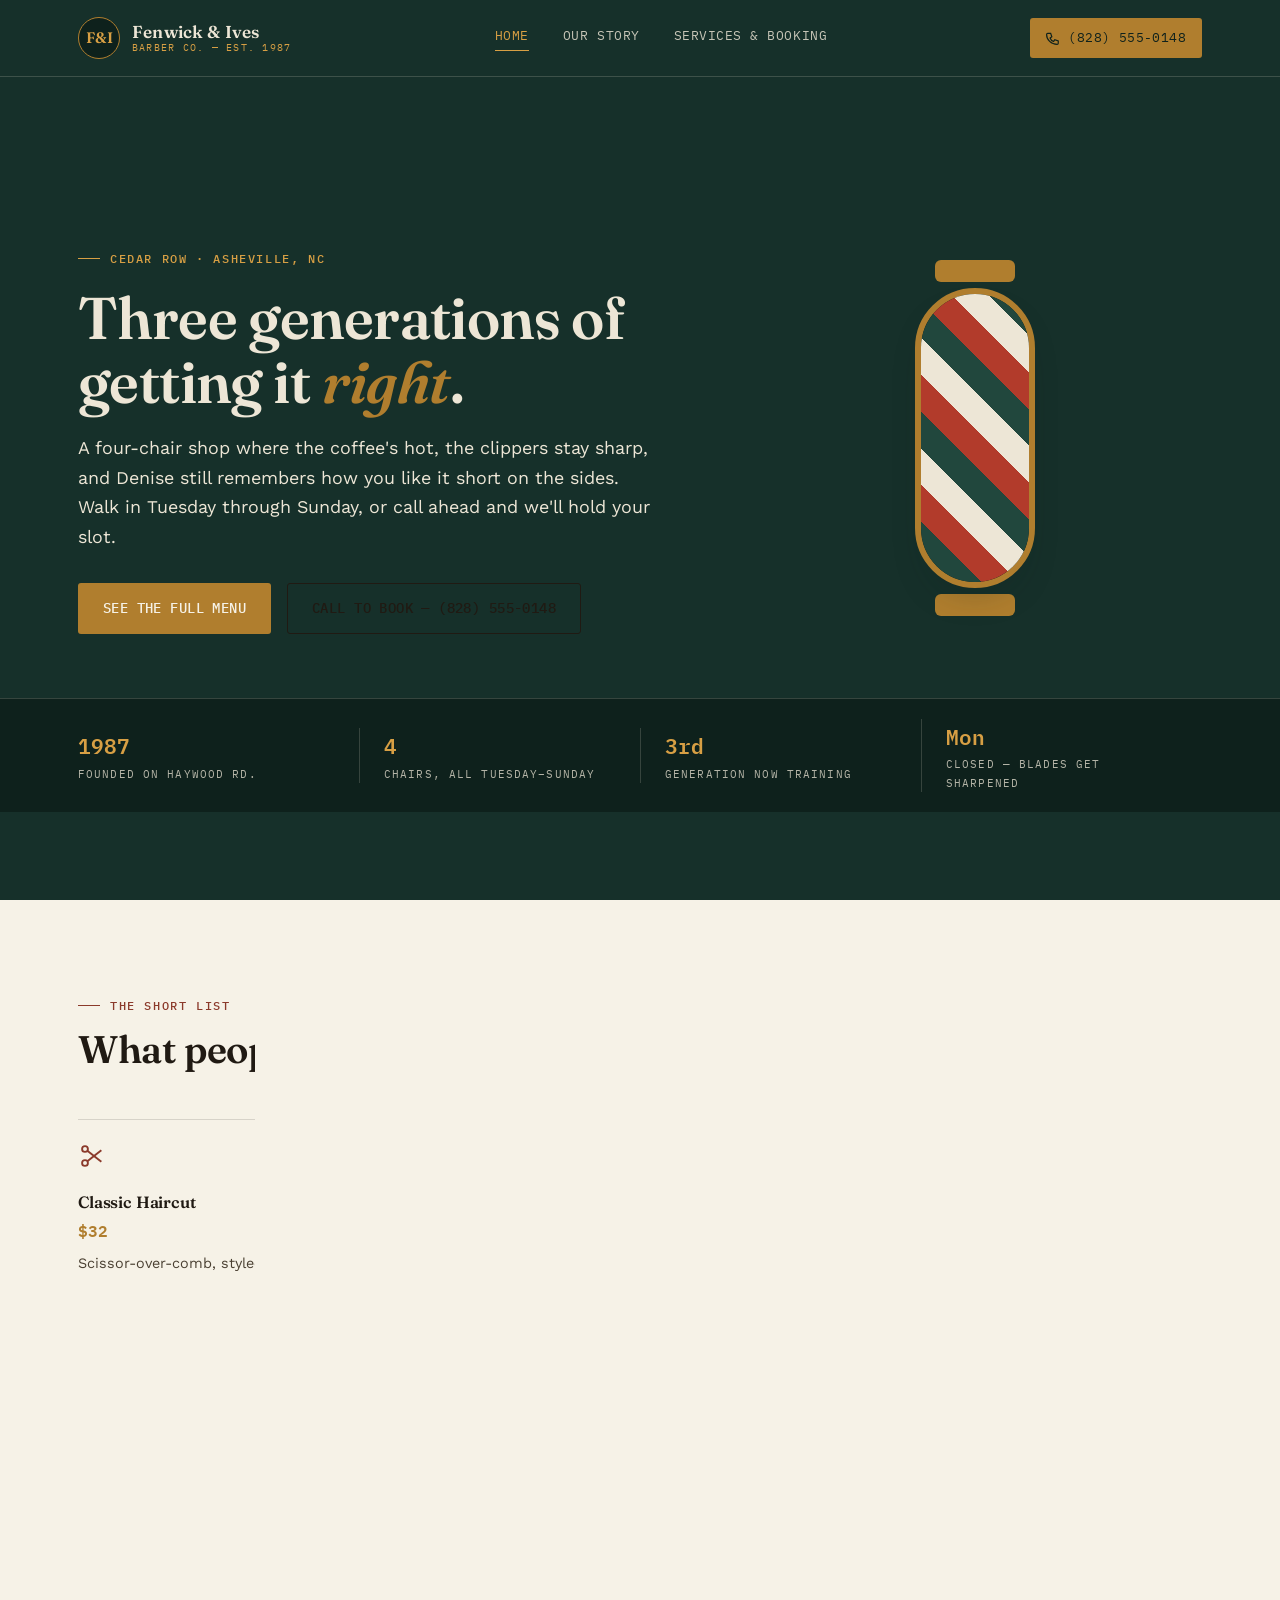
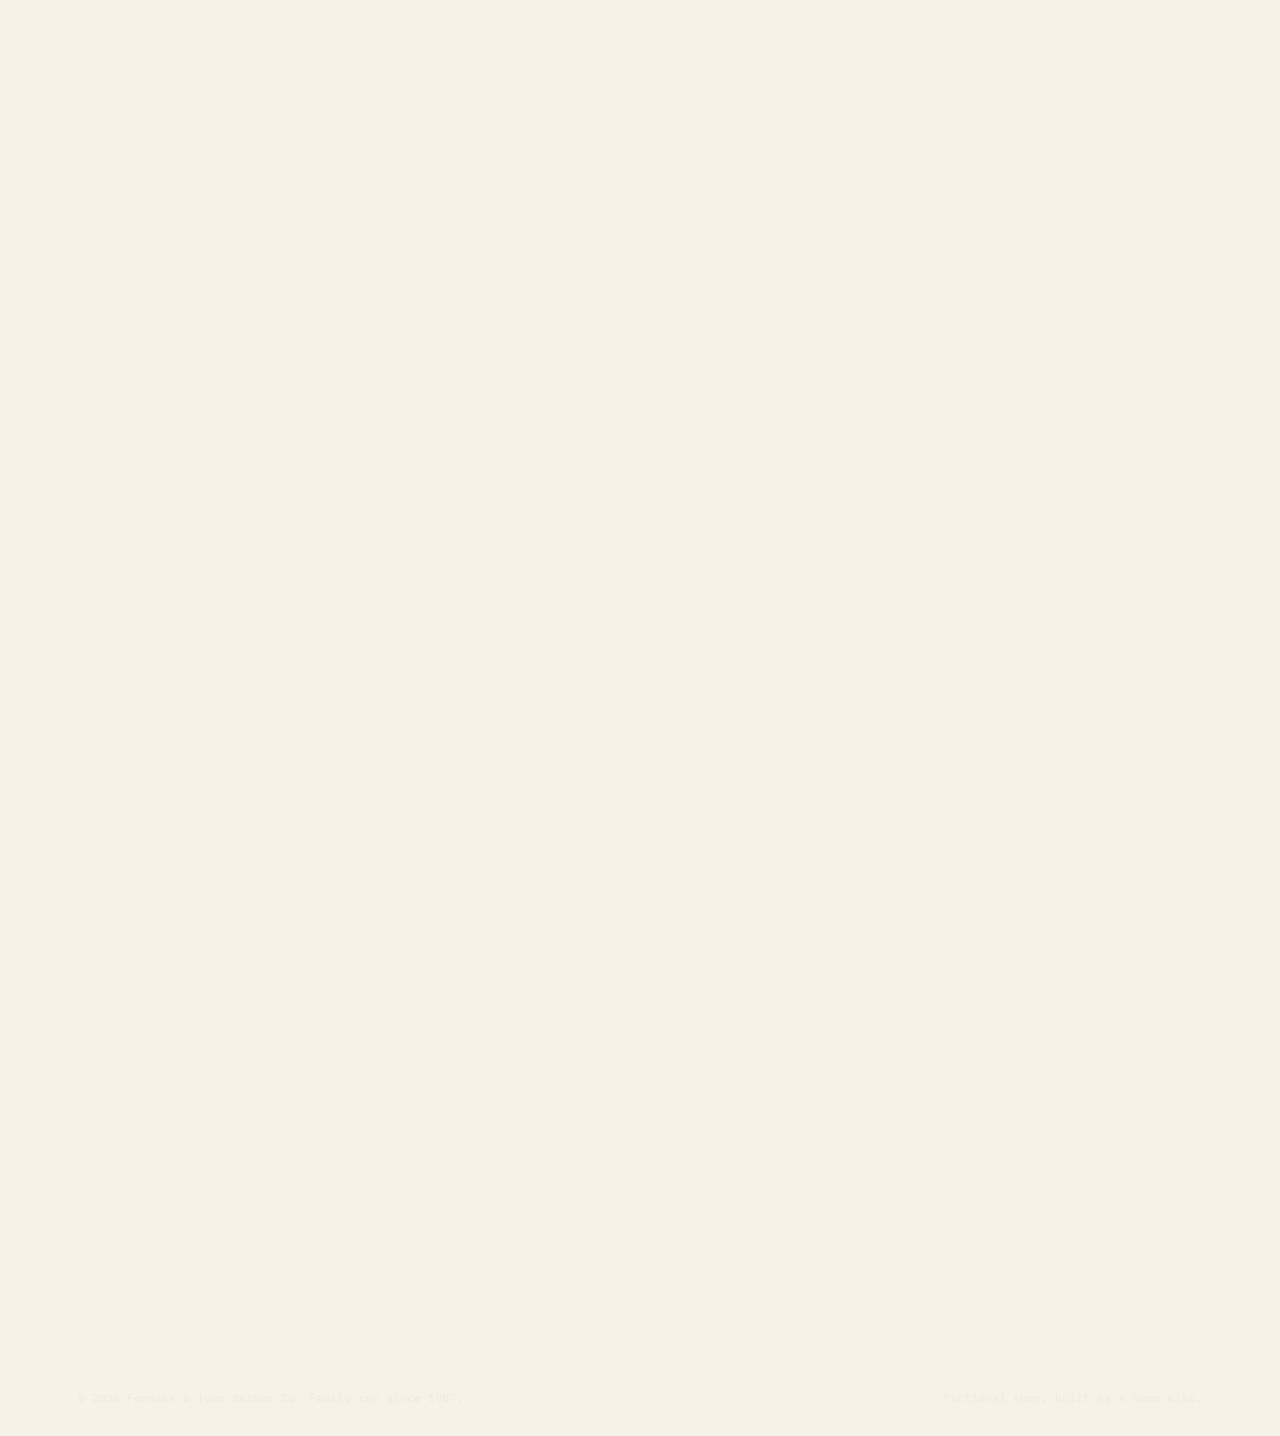
<file: fenwick-ives-barbershop/index.html>
<!doctype html>
<html lang="en">
<head>
<meta charset="UTF-8">
<meta name="viewport" content="width=device-width, initial-scale=1.0">
<title>Fenwick &amp; Ives Barber Co. | Cedar Row, Asheville NC</title>
<meta name="description" content="Fenwick &amp; Ives Barber Co. — a family-run, four-chair barbershop on Cedar Row in Asheville, NC. Classic cuts, fades, hot towel shaves and beard work since 1987.">
<link rel="stylesheet" href="styles.css">
</head>
<body>

<header class="site-header">
  <div class="wrap">
    <a class="brand" href="index.html">
      <span class="brand-badge">F&amp;I</span>
      <span class="brand-text">
        <span class="brand-name">Fenwick &amp; Ives</span>
        <span class="brand-sub">Barber Co. — Est. 1987</span>
      </span>
    </a>
    <nav class="main-nav" id="main-nav">
      <a href="index.html" aria-current="page">Home</a>
      <a href="about.html">Our Story</a>
      <a href="services.html">Services &amp; Booking</a>
    </nav>
    <a class="nav-call" href="tel:+18285550148">
      <svg width="14" height="14" viewBox="0 0 24 24" fill="none" stroke="currentColor" stroke-width="2"><path d="M4 4h4l2 6-3 2c1 3 3 5 6 6l2-3 6 2v4c0 1-1 2-2 2C9 23 1 15 1 6c0-1 1-2 2-2z"/></svg>
      (828) 555-0148
    </a>
    <button class="nav-toggle" aria-label="Toggle navigation" aria-expanded="false">
      <svg width="18" height="18" viewBox="0 0 24 24" fill="none" stroke="currentColor" stroke-width="2"><line x1="3" y1="6" x2="21" y2="6"/><line x1="3" y1="12" x2="21" y2="12"/><line x1="3" y1="18" x2="21" y2="18"/></svg>
    </button>
  </div>
</header>

<section class="hero">
  <div class="wrap">
    <div>
      <span class="eyebrow hero-eyebrow">Cedar Row · Asheville, NC</span>
      <h1>Three generations of<br>getting it <em>right</em>.</h1>
      <p class="lede">A four-chair shop where the coffee's hot, the clippers stay sharp, and Denise still remembers how you like it short on the sides. Walk in Tuesday through Sunday, or call ahead and we'll hold your slot.</p>
      <div class="hero-actions">
        <a class="btn btn-brass" href="services.html">See the Full Menu</a>
        <a class="btn btn-line" href="tel:+18285550148">Call to Book — (828) 555-0148</a>
      </div>
    </div>
    <div class="hero-figure">
      <div class="pole-wrap">
        <div class="pole-cap"></div>
        <div class="pole"></div>
        <div class="pole-cap"></div>
      </div>
    </div>
  </div>
  <div class="stat-strip">
    <div class="wrap">
      <div class="stat-item"><div class="stat-num mono" data-count-to="1987" data-count-from="1900">1900</div><div class="stat-label">Founded on Haywood Rd.</div></div>
      <div class="stat-item"><div class="stat-num mono" data-count-to="4" data-count-from="0">0</div><div class="stat-label">Chairs, all Tuesday–Sunday</div></div>
      <div class="stat-item"><div class="stat-num mono">3rd</div><div class="stat-label">Generation now training</div></div>
      <div class="stat-item"><div class="stat-num mono">Mon</div><div class="stat-label">Closed — blades get sharpened</div></div>
    </div>
  </div>
</section>

<section class="on-bone">
  <div class="wrap">
    <div class="section-head reveal">
      <span class="eyebrow">The Short List</span>
      <h2>What people come in for</h2>
    </div>
    <div class="teaser-grid" data-reveal-group>
      <div class="teaser-card reveal">
        <svg viewBox="0 0 24 24" fill="none" stroke-width="1.6"><circle cx="6" cy="6" r="2.5"/><circle cx="6" cy="18" r="2.5"/><line x1="8" y1="7.5" x2="20" y2="17"/><line x1="8" y1="16.5" x2="20" y2="7"/></svg>
        <h4>Classic Haircut</h4>
        <div class="teaser-price mono">$32</div>
        <p>Scissor-over-comb, styled and finished. No clock-watching.</p>
      </div>
      <div class="teaser-card reveal">
        <svg viewBox="0 0 24 24" fill="none" stroke-width="1.6"><rect x="4" y="10" width="16" height="4" rx="1"/><line x1="4" y1="10" x2="4" y2="14"/><line x1="20" y1="10" x2="20" y2="14"/><line x1="7" y1="7" x2="7" y2="17"/><line x1="10" y1="7" x2="10" y2="17"/><line x1="13" y1="7" x2="13" y2="17"/><line x1="16" y1="7" x2="16" y2="17"/></svg>
        <h4>Skin Fade</h4>
        <div class="teaser-price mono">$38</div>
        <p>Zero-to-blend on the sides, as tight or gradual as you want.</p>
      </div>
      <div class="teaser-card reveal">
        <svg viewBox="0 0 24 24" fill="none" stroke-width="1.6"><path d="M5 12c0-4 3-7 7-7s7 3 7 7-3 8-7 8-7-4-7-8z"/><line x1="8" y1="12" x2="16" y2="12"/></svg>
        <h4>Hot Towel Shave</h4>
        <div class="teaser-price mono">$40</div>
        <p>Straight razor, hot towel, pre-shave oil. Reggie's specialty.</p>
      </div>
      <div class="teaser-card reveal">
        <svg viewBox="0 0 24 24" fill="none" stroke-width="1.6"><path d="M4 16c2-6 4-9 8-9s6 3 8 9"/><line x1="4" y1="16" x2="20" y2="16"/></svg>
        <h4>Beard Line-Up</h4>
        <div class="teaser-price mono">$18</div>
        <p>Sharp edges, even density, five minutes flat.</p>
      </div>
    </div>
  </div>
</section>

<div class="ticker">
  <div class="ticker-track">
    <span class="ticker-item">Appointments run on time — or your next line-up's free</span><span class="ticker-dot">·</span>
    <span class="ticker-item">No upsells you didn't ask for</span><span class="ticker-dot">·</span>
    <span class="ticker-item">Kids ride the fire-truck chair, every time</span><span class="ticker-dot">·</span>
    <span class="ticker-item">Cash, card, tap, or Apple Pay — no judgment</span><span class="ticker-dot">·</span>
    <span class="ticker-item">Same shop, same chairs, since 1987</span><span class="ticker-dot">·</span>
    <span class="ticker-item">Appointments run on time — or your next line-up's free</span><span class="ticker-dot">·</span>
    <span class="ticker-item">No upsells you didn't ask for</span><span class="ticker-dot">·</span>
    <span class="ticker-item">Kids ride the fire-truck chair, every time</span><span class="ticker-dot">·</span>
    <span class="ticker-item">Cash, card, tap, or Apple Pay — no judgment</span><span class="ticker-dot">·</span>
    <span class="ticker-item">Same shop, same chairs, since 1987</span><span class="ticker-dot">·</span>
  </div>
</div>

<section class="on-bone reveal">
  <div class="wrap">
    <div class="section-head">
      <span class="eyebrow">On The Record</span>
      <h2>What regulars say</h2>
    </div>
    <div class="quote-carousel">
      <blockquote class="quote-slide active">
        <div class="quote-mark">&ldquo;</div>
        <p class="quote-text">Reggie gave me a shave the morning of my wedding and my collar stayed clean through every photo. That's the whole review.</p>
        <div class="quote-attr">Marcus D. — client since 2019</div>
      </blockquote>
      <blockquote class="quote-slide">
        <div class="quote-mark">&ldquo;</div>
        <p class="quote-text">Took my son for his first haircut here. Theo let him sit in the fire-truck chair and gave him a lollipop shaped like a comb. He still talks about it.</p>
        <div class="quote-attr">Ana R. — client since 2022</div>
      </blockquote>
      <blockquote class="quote-slide">
        <div class="quote-mark">&ldquo;</div>
        <p class="quote-text">I've had a standing 6pm Thursday slot with Denise for eleven years. Don't take it from me.</p>
        <div class="quote-attr">Wendell K. — client since 2015</div>
      </blockquote>
      <div class="quote-dots">
        <button class="dot active" aria-label="Testimonial 1"></button>
        <button class="dot" aria-label="Testimonial 2"></button>
        <button class="dot" aria-label="Testimonial 3"></button>
      </div>
    </div>
  </div>
</section>

<section class="on-bone reveal">
  <div class="wrap">
    <div class="section-head">
      <span class="eyebrow">Around The Shop</span>
      <h2>Cedar Row, most Saturdays</h2>
    </div>
  </div>
  <div class="marquee">
    <div class="marquee-track">
      <div class="gallery-item">
        <svg viewBox="0 0 24 24" fill="none" stroke-width="1.4"><rect x="4" y="9" width="16" height="4.5" rx="1"/><line x1="4" y1="9" x2="4" y2="13.5"/><line x1="20" y1="9" x2="20" y2="13.5"/></svg>
        <div class="gallery-cap">Walt's original 1987 pole, restored again in 2021</div>
      </div>
      <div class="gallery-item">
        <svg viewBox="0 0 24 24" fill="none" stroke-width="1.4"><circle cx="6" cy="6" r="2.2"/><circle cx="6" cy="18" r="2.2"/><line x1="8" y1="7.5" x2="19" y2="17"/><line x1="8" y1="16.5" x2="19" y2="7"/></svg>
        <div class="gallery-cap">Fresh skin fade, Saturday rush hour</div>
      </div>
      <div class="gallery-item">
        <svg viewBox="0 0 24 24" fill="none" stroke-width="1.4"><path d="M5 12c0-4 3-7 7-7s7 3 7 7-3 8-7 8-7-4-7-8z"/><line x1="8" y1="12" x2="16" y2="12"/></svg>
        <div class="gallery-cap">Reggie's straight razor kit, sharpened every Sunday</div>
      </div>
      <div class="gallery-item">
        <svg viewBox="0 0 24 24" fill="none" stroke-width="1.4"><circle cx="12" cy="12" r="8"/><circle cx="12" cy="12" r="1.6"/></svg>
        <div class="gallery-cap">The record wall — Sam Cooke on repeat since '09</div>
      </div>
      <div class="gallery-item" aria-hidden="true">
        <svg viewBox="0 0 24 24" fill="none" stroke-width="1.4"><rect x="4" y="9" width="16" height="4.5" rx="1"/><line x1="4" y1="9" x2="4" y2="13.5"/><line x1="20" y1="9" x2="20" y2="13.5"/></svg>
        <div class="gallery-cap">Walt's original 1987 pole, restored again in 2021</div>
      </div>
      <div class="gallery-item" aria-hidden="true">
        <svg viewBox="0 0 24 24" fill="none" stroke-width="1.4"><circle cx="6" cy="6" r="2.2"/><circle cx="6" cy="18" r="2.2"/><line x1="8" y1="7.5" x2="19" y2="17"/><line x1="8" y1="16.5" x2="19" y2="7"/></svg>
        <div class="gallery-cap">Fresh skin fade, Saturday rush hour</div>
      </div>
      <div class="gallery-item" aria-hidden="true">
        <svg viewBox="0 0 24 24" fill="none" stroke-width="1.4"><path d="M5 12c0-4 3-7 7-7s7 3 7 7-3 8-7 8-7-4-7-8z"/><line x1="8" y1="12" x2="16" y2="12"/></svg>
        <div class="gallery-cap">Reggie's straight razor kit, sharpened every Sunday</div>
      </div>
      <div class="gallery-item" aria-hidden="true">
        <svg viewBox="0 0 24 24" fill="none" stroke-width="1.4"><circle cx="12" cy="12" r="8"/><circle cx="12" cy="12" r="1.6"/></svg>
        <div class="gallery-cap">The record wall — Sam Cooke on repeat since '09</div>
      </div>
    </div>
  </div>
</section>

<section class="cta-band reveal">
  <div class="wrap">
    <span class="eyebrow">118 Cedar Row · Asheville, NC 28801</span>
    <h2>Tuesday to Sunday. Walk in or call ahead.</h2>
    <div class="btn-row">
      <a class="btn btn-brass" href="services.html#booking">Request an Appointment</a>
      <a class="btn btn-line" href="services.html#hours">Hours &amp; Directions</a>
    </div>
  </div>
</section>

<footer class="site-footer">
  <div class="wrap">
    <div class="footer-grid">
      <div>
        <h5>Fenwick &amp; Ives</h5>
        <p>118 Cedar Row<br>Asheville, NC 28801</p>
        <p><a href="tel:+18285550148">(828) 555-0148</a><br><a href="mailto:hello@fenwickandives.com">hello@fenwickandives.com</a></p>
      </div>
      <div>
        <h5>Hours</h5>
        <p>Tue–Fri: 9am–7pm<br>Sat: 8am–5pm<br>Sun: 10am–3pm (walk-ins)<br>Mon: Closed</p>
      </div>
      <div>
        <h5>Elsewhere</h5>
        <p><a href="#">Instagram — @fenwickandives</a><br><a href="about.html">Our Story</a><br><a href="services.html">Services &amp; Booking</a></p>
      </div>
    </div>
    <div class="footer-bottom">
      <span>&copy; 2026 Fenwick &amp; Ives Barber Co. Family-run since 1987.</span>
      <span>Fictional shop, built as a demo site.</span>
    </div>
  </div>
</footer>

<script src="script.js"></script>
</body>
</html>
</file>
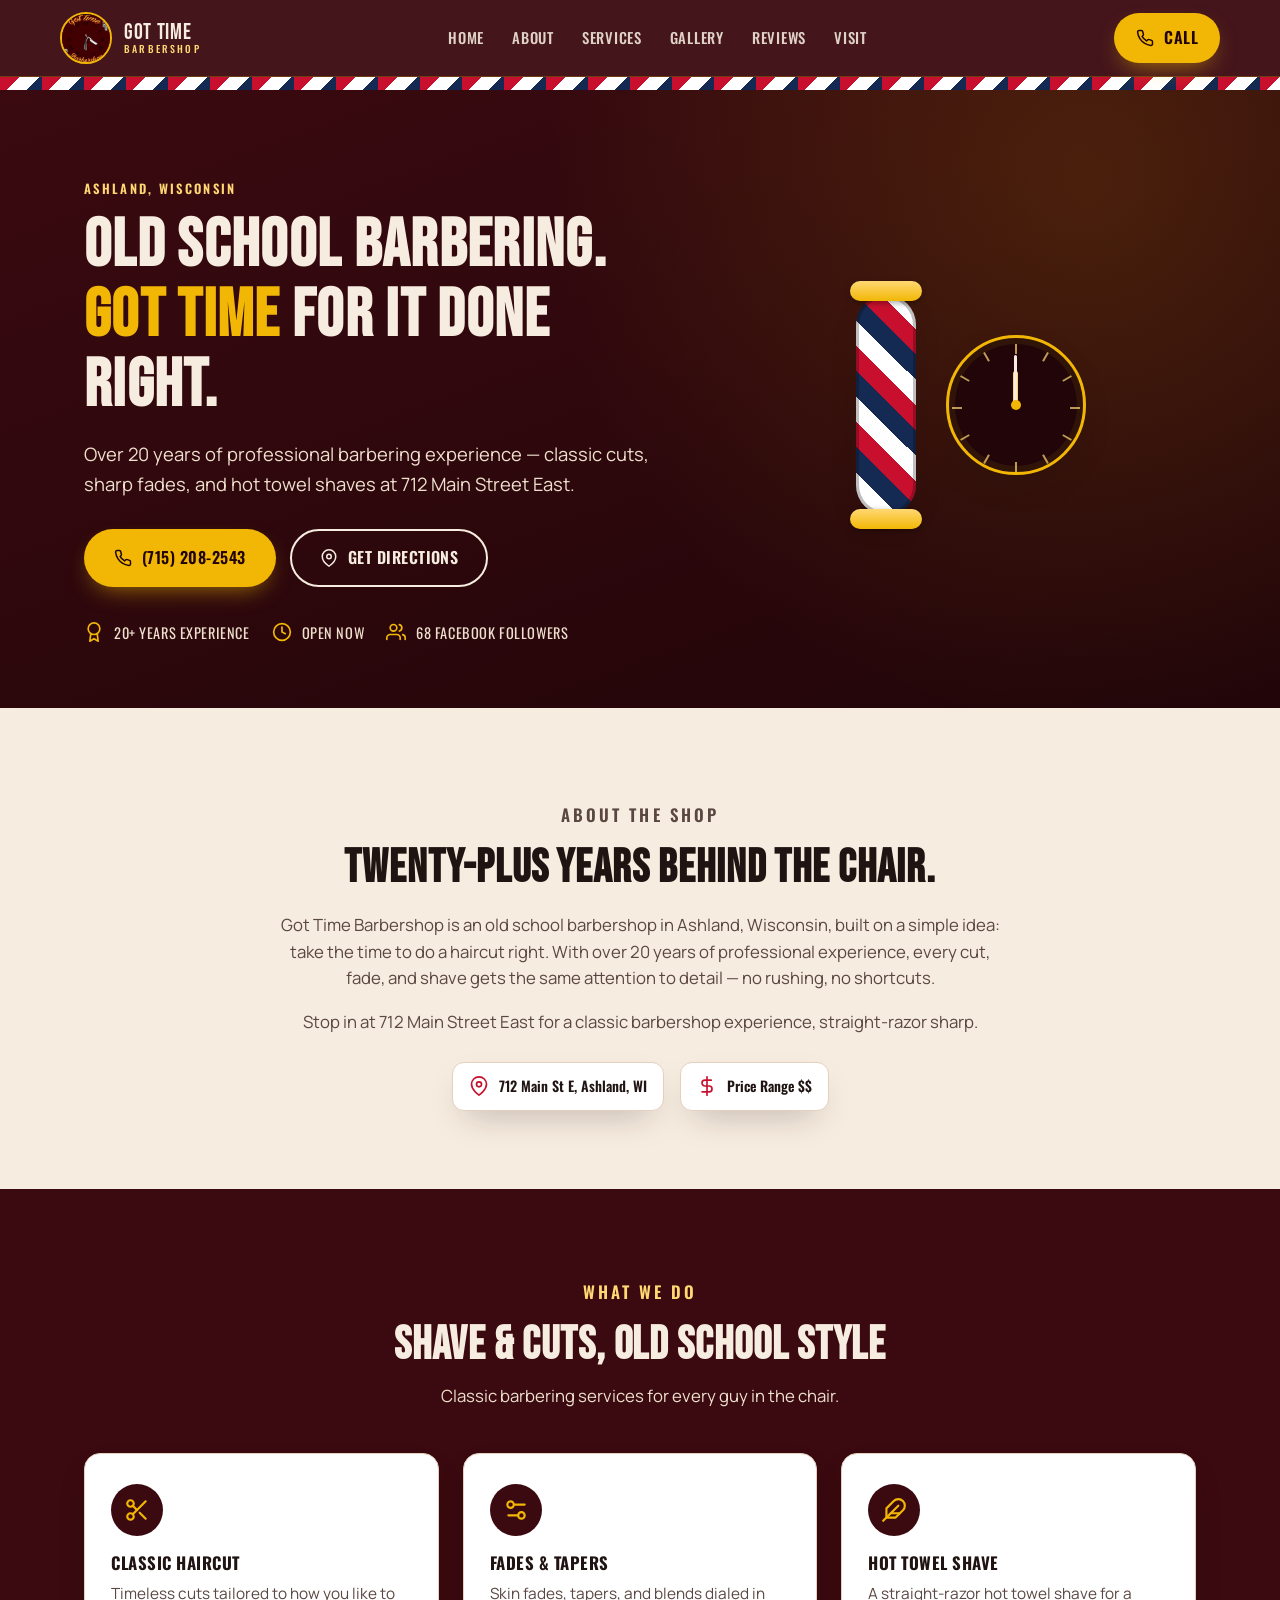
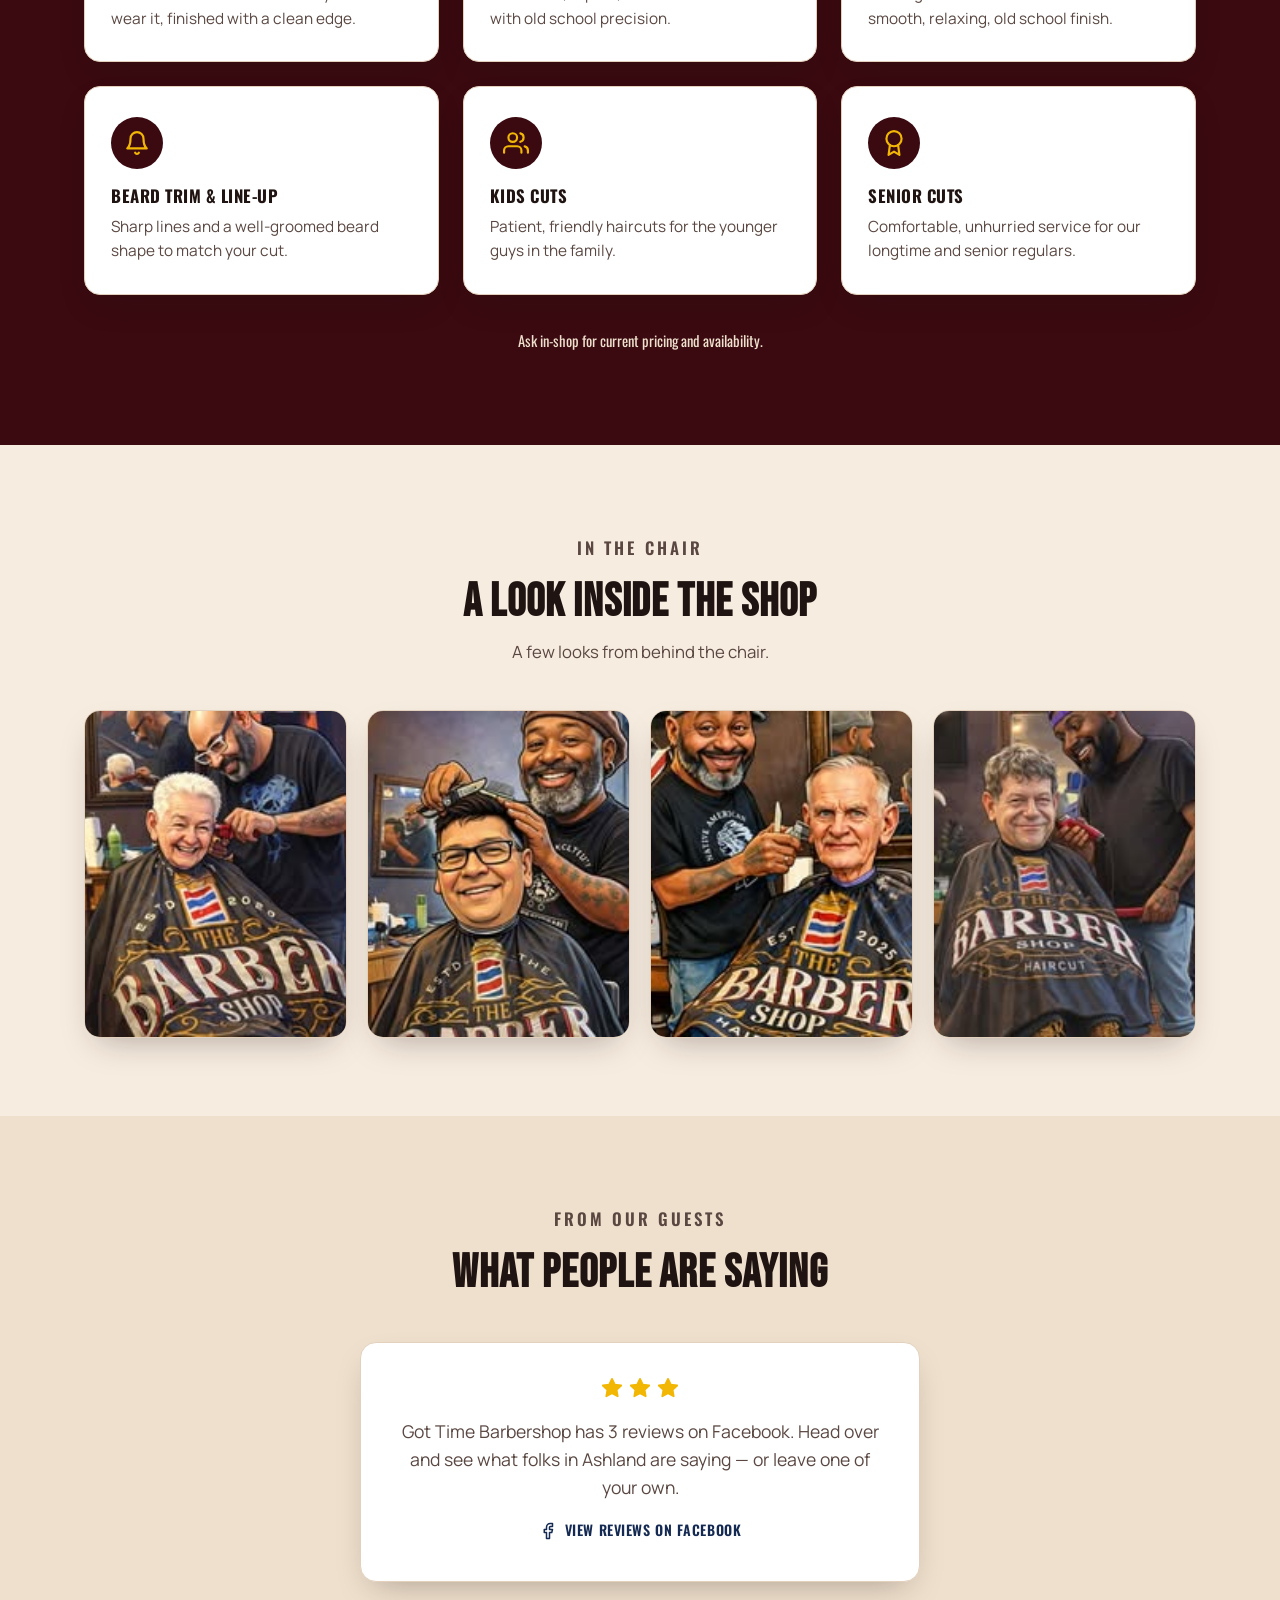
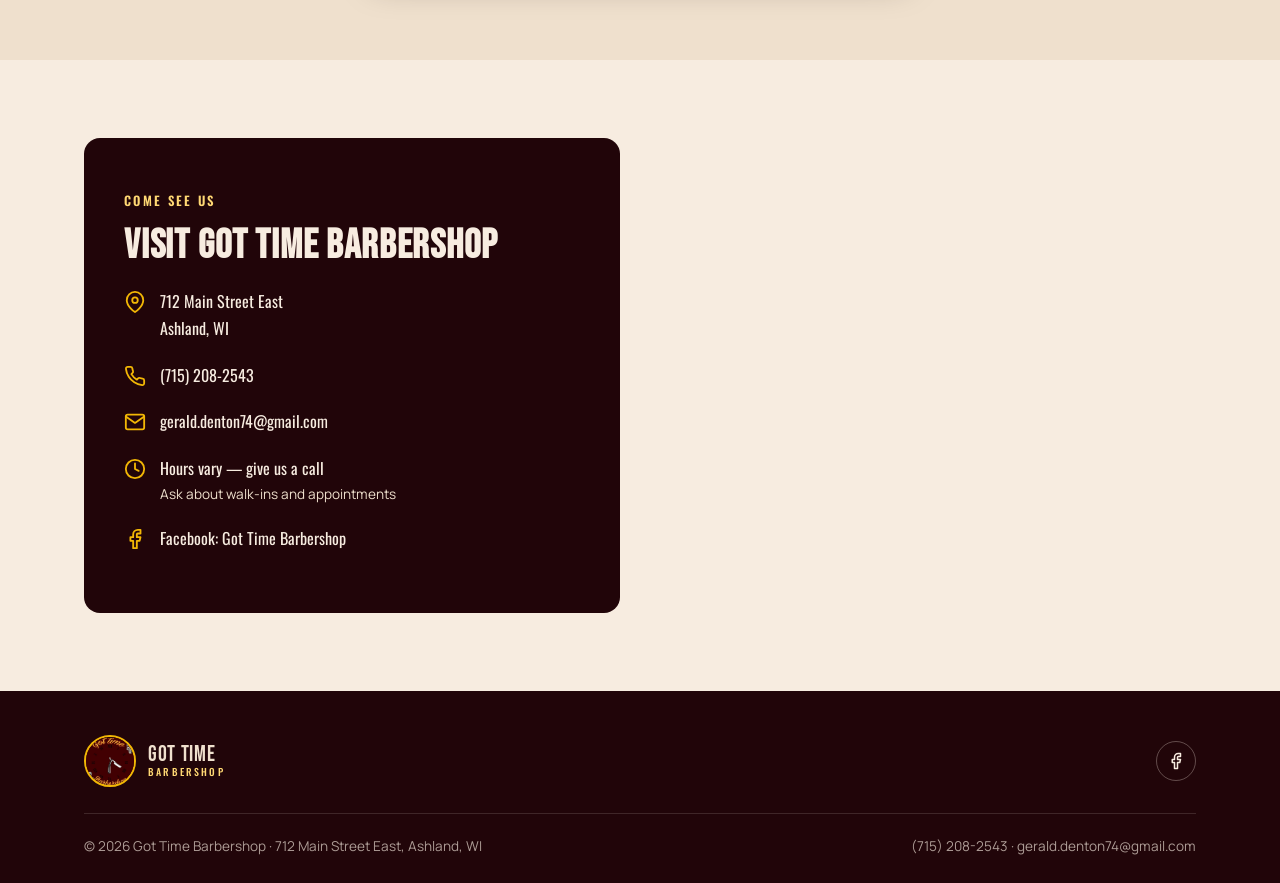
<file: got-time-barbershop/index.html>
<!doctype html>
<html lang="en">
<head>
<meta charset="UTF-8" />
<meta name="viewport" content="width=device-width, initial-scale=1.0" />
<title>Got Time Barbershop | Old School Barber in Ashland, WI</title>
<meta name="description" content="Got Time Barbershop — old school barbering with over 20 years of professional experience. Haircuts, fades, hot towel shaves &amp; beard work at 712 Main Street East, Ashland, WI." />
<link rel="preconnect" href="https://fonts.googleapis.com">
<link rel="preconnect" href="https://fonts.gstatic.com" crossorigin>
<link href="https://fonts.googleapis.com/css2?family=Bebas+Neue&family=Oswald:wght@400;500;600;700&family=Manrope:wght@400;500;600;700;800&display=swap" rel="stylesheet">
<noscript><style>.reveal,.reveal-stagger>*{opacity:1 !important;transform:none !important;}.stars .icon{opacity:1 !important;transform:none !important;}</style></noscript>
<style>
  :root{
    --maroon:#3a0a10;
    --maroon-dark:#210509;
    --maroon-light:#5c1622;
    --gold:#f2b705;
    --gold-soft:#ffd873;
    --cream:#f7ece0;
    --cream-2:#efe0cd;
    --ink:#201412;
    --ink-soft:#5a4741;
    --red:#c8102e;
    --navy:#152a52;
    --white:#ffffff;
    --line:#e3d1bd;
    --radius:16px;
    --shadow:0 14px 34px -14px rgba(32,20,18,0.35);
  }
  *{box-sizing:border-box;}
  html{scroll-behavior:smooth;}
  body{
    margin:0;
    font-family:'Manrope', sans-serif;
    color:var(--ink);
    background:var(--cream);
    line-height:1.6;
  }
  h1,h2,h3,.display{
    font-family:'Bebas Neue', sans-serif;
    letter-spacing:0.02em;
    line-height:1.05;
    margin:0;
  }
  .eyebrow{
    font-family:'Oswald', sans-serif;
    text-transform:uppercase;
    letter-spacing:0.18em;
    font-size:0.8rem;
    font-weight:600;
    color:var(--red);
  }
  a{color:inherit;}
  img{max-width:100%;display:block;}
  .wrap{max-width:1160px;margin:0 auto;padding:0 24px;}
  .btn{
    display:inline-flex;align-items:center;gap:10px;
    padding:14px 28px;border-radius:999px;
    font-family:'Oswald', sans-serif;
    font-weight:600;font-size:1rem;letter-spacing:0.03em;text-transform:uppercase;
    text-decoration:none;
    transition:transform .18s ease, box-shadow .18s ease, background .18s ease;
    border:2px solid transparent;
    cursor:pointer;
  }
  .btn-primary{background:var(--gold);color:var(--maroon-dark);box-shadow:0 10px 24px -10px rgba(242,183,5,0.65);}
  .btn-primary:hover{background:var(--gold-soft);transform:translateY(-2px);}
  .btn-ghost{background:transparent;border-color:var(--cream);color:var(--cream);}
  .btn-ghost:hover{background:var(--cream);color:var(--maroon-dark);transform:translateY(-2px);}
  .btn-dark{background:var(--maroon);color:var(--cream);}
  .btn-dark:hover{background:var(--maroon-dark);transform:translateY(-2px);}

  /* ---------- Barber stripe accent ---------- */
  .stripe{
    height:13px;
    background-image:linear-gradient(135deg,
      var(--red) 0 14px, var(--white) 14px 28px, var(--navy) 28px 42px);
    background-size:42px 42px;
    animation:stripe-move 1.6s linear infinite;
    box-shadow:0 2px 6px rgba(0,0,0,0.2);
  }
  @keyframes stripe-move{ from{background-position:42px 0;} to{background-position:0 0;} }

  /* ---------- Icons ---------- */
  .icon{width:26px;height:26px;stroke:currentColor;fill:none;stroke-width:2;stroke-linecap:round;stroke-linejoin:round;flex-shrink:0;}

  /* ---------- Header ---------- */
  header{
    position:sticky;top:0;z-index:50;
    background:rgba(58,10,16,0.95);
    backdrop-filter:blur(8px);
    border-bottom:1px solid rgba(242,183,5,0.25);
  }
  .nav{display:flex;align-items:center;justify-content:space-between;padding:12px 0;gap:16px;}
  .brand{display:flex;align-items:center;gap:12px;text-decoration:none;color:var(--cream);}
  .brand-mark{
    width:52px;height:52px;border-radius:50%;
    flex-shrink:0;
    background:var(--maroon-dark);
    border:2px solid var(--gold);
    display:flex;align-items:center;justify-content:center;
    color:var(--gold);
  }
  .brand-mark .icon{width:26px;height:26px;}
  .brand-name{font-family:'Bebas Neue',sans-serif;font-size:1.35rem;letter-spacing:0.03em;line-height:1.1;}
  .brand-name span{display:block;font-family:'Oswald',sans-serif;font-size:0.62rem;letter-spacing:0.22em;text-transform:uppercase;color:var(--gold-soft);font-weight:500;}
  nav.links{display:flex;align-items:center;gap:28px;}
  nav.links a{
    text-decoration:none;color:var(--cream);
    font-family:'Oswald',sans-serif;font-weight:500;font-size:0.92rem;
    text-transform:uppercase;letter-spacing:0.05em;
    opacity:0.88;
    transition:opacity .15s ease, color .15s ease;
  }
  nav.links a:hover{opacity:1;color:var(--gold);}
  .nav-actions{display:flex;align-items:center;gap:14px;}
  .nav-toggle{display:none;background:none;border:2px solid var(--gold);border-radius:8px;padding:8px 10px;color:var(--gold);cursor:pointer;}
  .nav-toggle .icon{width:22px;height:22px;}

  /* ---------- Hero ---------- */
  .hero{
    background:
      radial-gradient(circle at 85% 15%, rgba(242,183,5,0.14), transparent 45%),
      linear-gradient(160deg, var(--maroon) 0%, var(--maroon-dark) 100%);
    color:var(--cream);
    padding:76px 0 64px;
    position:relative;
    overflow:hidden;
  }
  .hero::before{
    content:"XII   I   II   III   IIII   V   VI   VII   VIII   VIIII   X   XI";
    position:absolute;
    top:-10px;right:-40px;
    font-family:'Oswald',sans-serif;
    font-size:0.75rem;
    letter-spacing:0.5em;
    color:rgba(242,183,5,0.08);
    white-space:nowrap;
    transform:rotate(90deg);
    transform-origin:right top;
    pointer-events:none;
  }
  .hero-grid{display:grid;grid-template-columns:1.15fr 0.85fr;gap:52px;align-items:center;}
  .hero .eyebrow{color:var(--gold-soft);}
  .hero h1{font-size:clamp(2.6rem, 5.2vw, 4.4rem);margin:10px 0 18px;}
  .hero h1 em{font-style:normal;color:var(--gold);}
  .hero p.lede{font-size:1.15rem;color:var(--cream-2);max-width:52ch;margin-bottom:30px;}
  .hero-ctas{display:flex;flex-wrap:wrap;gap:14px;margin-bottom:34px;}
  .hero-stats{display:flex;flex-wrap:wrap;gap:22px;}
  .hero-stat{display:flex;align-items:center;gap:10px;font-family:'Oswald',sans-serif;font-size:0.9rem;text-transform:uppercase;letter-spacing:0.04em;color:var(--cream-2);}
  .hero-stat .icon{width:20px;height:20px;color:var(--gold);animation:icon-pulse 2.4s ease-in-out infinite;}
  .hero-stat:nth-child(2) .icon{animation-delay:.3s;}
  .hero-stat:nth-child(3) .icon{animation-delay:.6s;}
  @keyframes icon-pulse{ 0%,100%{transform:scale(1);} 50%{transform:scale(1.18);} }

  /* Hero entrance animation */
  @keyframes fade-up{ from{opacity:0;transform:translateY(26px);} to{opacity:1;transform:translateY(0);} }
  @keyframes fade-in{ from{opacity:0;} to{opacity:1;} }
  .hero-grid > div:first-child > *{opacity:0;animation:fade-up .7s ease forwards;}
  .hero-grid .eyebrow{animation-delay:.05s;}
  .hero-grid h1{animation-delay:.18s;}
  .hero-grid p.lede{animation-delay:.34s;}
  .hero-grid .hero-ctas{animation-delay:.48s;}
  .hero-grid .hero-stats{animation-delay:.62s;}

  /* Decorative rig: barber pole + ticking clock, replaces the old hero photo slot */
  .hero-rig{
    display:flex;align-items:center;justify-content:center;gap:30px;
    opacity:0;animation:fade-in 1s ease .5s forwards;
  }
  .barber-pole{
    position:relative;
    width:60px;height:220px;border-radius:30px;
    background-image:repeating-linear-gradient(45deg,
      var(--red) 0 18px, var(--white) 18px 36px, var(--navy) 36px 54px);
    background-size:76px 76px;
    box-shadow:inset 0 0 0 3px rgba(0,0,0,0.25), var(--shadow);
    animation:pole-spin 1.6s linear infinite, float-y 4s ease-in-out infinite;
  }
  .barber-pole::before,.barber-pole::after{
    content:"";position:absolute;left:-6px;right:-6px;height:20px;
    background:linear-gradient(180deg, var(--gold-soft), var(--gold));
    border-radius:10px;box-shadow:0 2px 6px rgba(0,0,0,0.35);
  }
  .barber-pole::before{top:-14px;}
  .barber-pole::after{bottom:-14px;}
  @keyframes pole-spin{ from{background-position:0 0;} to{background-position:0 76px;} }
  @keyframes float-y{ 0%,100%{transform:translateY(0);} 50%{transform:translateY(-8px);} }

  .clock-rig{position:relative;width:140px;height:140px;flex-shrink:0;animation:float-y 4s ease-in-out infinite .3s;}
  .clock-face{
    width:100%;height:100%;border-radius:50%;
    background:var(--maroon-dark);
    border:3px solid var(--gold);
    box-shadow:var(--shadow), inset 0 0 0 6px rgba(242,183,5,0.08);
    position:relative;
  }
  .clock-face .tick{
    position:absolute;left:50%;top:6px;width:2px;height:10px;margin-left:-1px;
    background:var(--gold-soft);opacity:0.7;
    transform-origin:1px 64px;
  }
  .clock-hub{position:absolute;left:50%;top:50%;width:10px;height:10px;margin:-5px;border-radius:50%;background:var(--gold);z-index:2;}
  .hand{position:absolute;left:50%;bottom:50%;transform-origin:50% 100%;background:var(--gold-soft);border-radius:3px;}
  .hand-hour{width:5px;height:34px;margin-left:-2.5px;animation:rotate360 90s linear infinite;}
  .hand-minute{width:3px;height:50px;margin-left:-1.5px;background:var(--cream);animation:rotate360-steps 6s steps(60,end) infinite;}
  @keyframes rotate360{ to{ transform:rotate(360deg); } }
  @keyframes rotate360-steps{ to{ transform:rotate(360deg); } }

  /* ---------- Section shells ---------- */
  section{padding:78px 0;}
  .section-head{max-width:640px;margin:0 auto 44px;text-align:center;}
  .section-head h2{font-size:clamp(2.1rem,3.6vw,2.9rem);margin-top:8px;}
  .section-head p{color:var(--ink-soft);margin-top:12px;font-size:1.05rem;}
  .band-maroon{background:var(--maroon);color:var(--cream);}
  .band-maroon .ink-soft{color:var(--cream-2);}

  /* ---------- About ---------- */
  .about-content{max-width:720px;margin:0 auto;text-align:center;}
  .about-content h2{font-size:clamp(2.1rem,3.6vw,2.9rem);margin:8px 0 18px;}
  .about-content p{color:var(--ink-soft);margin-bottom:16px;font-size:1.05rem;}
  .about-badges{display:flex;gap:16px;margin-top:26px;flex-wrap:wrap;justify-content:center;}
  .badge{
    display:flex;align-items:center;gap:10px;
    background:var(--white);border:1px solid var(--line);
    border-radius:12px;padding:12px 16px;
    font-family:'Oswald',sans-serif;font-size:0.88rem;font-weight:600;
    box-shadow:var(--shadow);
    transition:transform .2s ease;
  }
  .badge:hover{transform:translateY(-3px) scale(1.03);}
  .badge .icon{width:20px;height:20px;color:var(--red);}

  /* ---------- Services ---------- */
  .services-grid{display:grid;grid-template-columns:repeat(3,1fr);gap:24px;}
  .service-card{
    background:var(--white);border:1px solid var(--line);
    border-radius:var(--radius);padding:30px 26px;
    box-shadow:var(--shadow);
    color:var(--ink);
    transition:transform .25s ease, box-shadow .25s ease;
  }
  .service-card:hover{transform:translateY(-6px);box-shadow:0 20px 34px -14px rgba(0,0,0,0.4);}
  .service-icon{
    width:52px;height:52px;border-radius:50%;
    background:var(--maroon);color:var(--gold);
    display:flex;align-items:center;justify-content:center;
    margin-bottom:18px;
    transition:transform .35s ease;
  }
  .service-card:hover .service-icon{transform:scale(1.12) rotate(-8deg);}
  .service-card h3{font-family:'Oswald',sans-serif;text-transform:uppercase;letter-spacing:0.03em;font-size:1.05rem;font-weight:700;margin-bottom:10px;color:var(--ink);}
  .service-card p{color:var(--ink-soft);font-size:0.96rem;margin:0;}

  /* ---------- Gallery ---------- */
  .gallery-grid{display:grid;grid-template-columns:repeat(4,1fr);gap:20px;}
  .gallery-frame{border-radius:var(--radius);box-shadow:var(--shadow);border:1px solid var(--line);overflow:hidden;}
  .gallery-photo{
    width:100%;aspect-ratio:4/5;object-fit:cover;display:block;
    transition:transform .5s ease;
  }
  .gallery-frame:hover .gallery-photo{transform:scale(1.08);}

  /* ---------- Reviews ---------- */
  .review-card{
    background:var(--white);border:1px solid var(--line);border-radius:var(--radius);
    padding:34px;box-shadow:var(--shadow);
    max-width:560px;margin:0 auto;text-align:center;
  }
  .stars{display:flex;justify-content:center;gap:6px;margin-bottom:16px;color:var(--gold);}
  .stars .icon{width:22px;height:22px;fill:var(--gold);stroke:var(--gold);opacity:0;transform:scale(0.3) rotate(-25deg);}
  .review-card.in-view .stars .icon{animation:star-pop .5s ease forwards;}
  .review-card.in-view .stars .icon:nth-child(1){animation-delay:.15s;}
  .review-card.in-view .stars .icon:nth-child(2){animation-delay:.28s;}
  .review-card.in-view .stars .icon:nth-child(3){animation-delay:.41s;}
  @keyframes star-pop{ to{opacity:1;transform:scale(1) rotate(0);} }
  .review-card p.lead{font-size:1.1rem;color:var(--ink-soft);margin-bottom:18px;}
  .review-card .fb-link{
    display:inline-flex;align-items:center;gap:8px;
    font-family:'Oswald',sans-serif;font-weight:600;text-transform:uppercase;letter-spacing:0.04em;font-size:0.88rem;
    color:var(--navy);text-decoration:none;
  }
  .review-card .fb-link:hover{text-decoration:underline;}

  /* ---------- Visit / Contact ---------- */
  .visit-grid{display:grid;grid-template-columns:1fr 1fr;gap:40px;align-items:stretch;}
  .visit-card{background:var(--maroon-dark);border-radius:var(--radius);padding:40px;color:var(--cream);}
  .visit-card h2{font-size:clamp(2rem,3.2vw,2.6rem);margin-bottom:22px;}
  .contact-row{display:flex;align-items:flex-start;gap:14px;margin-bottom:20px;}
  .contact-row .icon{width:22px;height:22px;color:var(--gold);margin-top:2px;}
  .contact-row a, .contact-row span{font-family:'Oswald',sans-serif;font-size:1rem;text-decoration:none;color:var(--cream);}
  .contact-row a:hover{color:var(--gold);}
  .contact-row small{display:block;color:var(--cream-2);font-family:'Manrope',sans-serif;font-size:0.85rem;margin-top:2px;}
  .map-frame{border-radius:var(--radius);overflow:hidden;border:1px solid var(--line);box-shadow:var(--shadow);min-height:320px;}
  .map-frame iframe{width:100%;height:100%;min-height:320px;border:0;display:block;}

  /* ---------- Footer ---------- */
  footer{background:var(--maroon-dark);color:var(--cream-2);padding:44px 0 26px;}
  .foot-grid{display:flex;justify-content:space-between;align-items:center;flex-wrap:wrap;gap:20px;padding-bottom:26px;border-bottom:1px solid rgba(247,236,224,0.14);}
  .foot-brand{display:flex;align-items:center;gap:12px;}
  .foot-social{
    width:40px;height:40px;border-radius:50%;
    border:1px solid rgba(247,236,224,0.3);
    display:flex;align-items:center;justify-content:center;
    color:var(--cream);text-decoration:none;
    transition:background .15s ease, border-color .15s ease;
  }
  .foot-social:hover{background:var(--gold);border-color:var(--gold);color:var(--maroon-dark);}
  .foot-bottom{display:flex;justify-content:space-between;flex-wrap:wrap;gap:10px;padding-top:22px;font-size:0.85rem;color:rgba(247,236,224,0.65);}

  /* ---------- Scroll reveal ---------- */
  .reveal{opacity:0;transform:translateY(28px);transition:opacity .7s cubic-bezier(.16,.84,.44,1), transform .7s cubic-bezier(.16,.84,.44,1);}
  .reveal.in-view{opacity:1;transform:translateY(0);}
  .reveal-stagger > *{opacity:0;transform:translateY(24px);transition:opacity .6s ease, transform .6s ease;}
  .reveal-stagger.in-view > *{opacity:1;transform:translateY(0);}
  .reveal-stagger.in-view > *:nth-child(1){transition-delay:.05s;}
  .reveal-stagger.in-view > *:nth-child(2){transition-delay:.13s;}
  .reveal-stagger.in-view > *:nth-child(3){transition-delay:.21s;}
  .reveal-stagger.in-view > *:nth-child(4){transition-delay:.29s;}
  .reveal-stagger.in-view > *:nth-child(5){transition-delay:.37s;}
  .reveal-stagger.in-view > *:nth-child(6){transition-delay:.45s;}

  /* ---------- Responsive ---------- */
  @media (max-width: 880px){
    nav.links{
      position:fixed;top:76px;left:0;right:0;
      height:calc(100vh - 76px);
      z-index:60;
      background:var(--maroon-dark);
      flex-direction:column;align-items:flex-start;
      padding:26px 24px;gap:22px;
      transform:translateX(100%);
      transition:transform .25s ease;
    }
    nav.links.open{transform:translateX(0);}
    .nav-toggle{display:flex;}
    .hero-grid{grid-template-columns:1fr;}
    .hero-rig{margin-top:8px;}
    .services-grid{grid-template-columns:repeat(2,1fr);}
    .gallery-grid{grid-template-columns:repeat(2,1fr);}
    .visit-grid{grid-template-columns:1fr;}
  }
  @media (max-width: 540px){
    .services-grid{grid-template-columns:1fr;}
    .hero-ctas .btn{width:100%;justify-content:center;}
  }
  @media (prefers-reduced-motion: reduce){
    .stripe, .barber-pole, .clock-rig, .hand-hour, .hand-minute, .hero-stat .icon{animation:none !important;}
    .hero-grid > div:first-child > *, .hero-rig{opacity:1;animation:none !important;transform:none !important;}
    .reveal, .reveal-stagger > *{opacity:1;transform:none;transition:none;}
    .stars .icon{opacity:1;transform:none;animation:none !important;}
    html{scroll-behavior:auto;}
  }
</style>
</head>
<body>

<header>
  <div class="wrap nav">
    <a href="#home" class="brand">
      <img class="brand-mark" src="images/logo.jpg" alt="Got Time Barbershop logo" style="border-radius:50%;object-fit:cover;" />
      <span class="brand-name">GOT TIME<span>Barbershop</span></span>
    </a>
    <nav class="links" id="navLinks">
      <a href="#home">Home</a>
      <a href="#about">About</a>
      <a href="#services">Services</a>
      <a href="#gallery">Gallery</a>
      <a href="#reviews">Reviews</a>
      <a href="#visit">Visit</a>
    </nav>
    <div class="nav-actions">
      <a href="tel:+17152082543" class="btn btn-primary" style="padding:10px 20px;">
        <svg class="icon" style="width:18px;height:18px;" viewBox="0 0 24 24"><path d="M22 16.92v3a2 2 0 0 1-2.18 2 19.79 19.79 0 0 1-8.63-3.07 19.5 19.5 0 0 1-6-6 19.79 19.79 0 0 1-3.07-8.67A2 2 0 0 1 4.11 2h3a2 2 0 0 1 2 1.72c.127.96.361 1.903.7 2.81a2 2 0 0 1-.45 2.11L8.09 9.91a16 16 0 0 0 6 6l1.27-1.27a2 2 0 0 1 2.11-.45c.907.339 1.85.573 2.81.7A2 2 0 0 1 22 16.92z"></path></svg>
        Call
      </a>
      <button class="nav-toggle" id="navToggle" aria-label="Toggle menu">
        <svg class="icon" viewBox="0 0 24 24"><line x1="3" y1="12" x2="21" y2="12"></line><line x1="3" y1="6" x2="21" y2="6"></line><line x1="3" y1="18" x2="21" y2="18"></line></svg>
      </button>
    </div>
  </div>
</header>

<div class="stripe"></div>

<!-- ================= HERO ================= -->
<section class="hero" id="home">
  <div class="wrap hero-grid">
    <div>
      <p class="eyebrow">Ashland, Wisconsin</p>
      <h1>Old school barbering.<br><em>Got time</em> for it done right.</h1>
      <p class="lede">Over 20 years of professional barbering experience — classic cuts, sharp fades, and hot towel shaves at 712 Main Street East.</p>
      <div class="hero-ctas">
        <a href="tel:+17152082543" class="btn btn-primary">
          <svg class="icon" style="width:18px;height:18px;" viewBox="0 0 24 24"><path d="M22 16.92v3a2 2 0 0 1-2.18 2 19.79 19.79 0 0 1-8.63-3.07 19.5 19.5 0 0 1-6-6 19.79 19.79 0 0 1-3.07-8.67A2 2 0 0 1 4.11 2h3a2 2 0 0 1 2 1.72c.127.96.361 1.903.7 2.81a2 2 0 0 1-.45 2.11L8.09 9.91a16 16 0 0 0 6 6l1.27-1.27a2 2 0 0 1 2.11-.45c.907.339 1.85.573 2.81.7A2 2 0 0 1 22 16.92z"></path></svg>
          (715) 208-2543
        </a>
        <a href="#visit" class="btn btn-ghost">
          <svg class="icon" style="width:18px;height:18px;" viewBox="0 0 24 24"><path d="M21 10c0 7-9 13-9 13s-9-6-9-13a9 9 0 0 1 18 0z"></path><circle cx="12" cy="10" r="3"></circle></svg>
          Get Directions
        </a>
      </div>
      <div class="hero-stats">
        <span class="hero-stat">
          <svg class="icon" viewBox="0 0 24 24"><circle cx="12" cy="8" r="7"></circle><polyline points="8.21 13.89 7 23 12 20 17 23 15.79 13.88"></polyline></svg>
          20+ Years Experience
        </span>
        <span class="hero-stat">
          <svg class="icon" viewBox="0 0 24 24"><circle cx="12" cy="12" r="10"></circle><polyline points="12 6 12 12 16 14"></polyline></svg>
          Open Now
        </span>
        <span class="hero-stat">
          <svg class="icon" viewBox="0 0 24 24"><path d="M17 21v-2a4 4 0 0 0-4-4H5a4 4 0 0 0-4 4v2"></path><circle cx="9" cy="7" r="4"></circle><path d="M23 21v-2a4 4 0 0 0-3-3.87"></path><path d="M16 3.13a4 4 0 0 1 0 7.75"></path></svg>
          68 Facebook Followers
        </span>
      </div>
    </div>
    <div class="hero-rig" aria-hidden="true">
      <div class="barber-pole"></div>
      <div class="clock-rig">
        <div class="clock-face" id="clockFace">
          <div class="hand hand-hour"></div>
          <div class="hand hand-minute"></div>
          <div class="clock-hub"></div>
        </div>
      </div>
    </div>
  </div>
</section>

<!-- ================= ABOUT ================= -->
<section id="about">
  <div class="wrap">
    <div class="about-content reveal">
      <p class="eyebrow">About the shop</p>
      <h2>Twenty-plus years behind the chair.</h2>
      <p>Got Time Barbershop is an old school barbershop in Ashland, Wisconsin, built on a simple idea: take the time to do a haircut right. With over 20 years of professional experience, every cut, fade, and shave gets the same attention to detail — no rushing, no shortcuts.</p>
      <p>Stop in at 712 Main Street East for a classic barbershop experience, straight-razor sharp.</p>
      <div class="about-badges">
        <span class="badge">
          <svg class="icon" viewBox="0 0 24 24"><path d="M21 10c0 7-9 13-9 13s-9-6-9-13a9 9 0 0 1 18 0z"></path><circle cx="12" cy="10" r="3"></circle></svg>
          712 Main St E, Ashland, WI
        </span>
        <span class="badge">
          <svg class="icon" viewBox="0 0 24 24"><line x1="12" y1="1" x2="12" y2="23"></line><path d="M17 5H9.5a3.5 3.5 0 0 0 0 7h5a3.5 3.5 0 0 1 0 7H6"></path></svg>
          Price Range $$
        </span>
      </div>
    </div>
  </div>
</section>

<!-- ================= SERVICES ================= -->
<section id="services" class="band-maroon">
  <div class="wrap">
    <div class="section-head reveal">
      <p class="eyebrow" style="color:var(--gold-soft);">What we do</p>
      <h2>Shave &amp; cuts, old school style</h2>
      <p class="ink-soft">Classic barbering services for every guy in the chair.</p>
    </div>
    <div class="services-grid reveal-stagger">
      <div class="service-card">
        <span class="service-icon">
          <svg class="icon" viewBox="0 0 24 24"><circle cx="6" cy="6" r="3"></circle><circle cx="6" cy="18" r="3"></circle><line x1="20" y1="4" x2="8.12" y2="15.88"></line><line x1="14.47" y1="14.48" x2="20" y2="20"></line><line x1="8.12" y1="8.12" x2="12" y2="12"></line></svg>
        </span>
        <h3>Classic Haircut</h3>
        <p>Timeless cuts tailored to how you like to wear it, finished with a clean edge.</p>
      </div>
      <div class="service-card">
        <span class="service-icon">
          <svg class="icon" viewBox="0 0 24 24"><path d="M20 7h-9"></path><path d="M14 17H5"></path><circle cx="17" cy="17" r="3"></circle><circle cx="7" cy="7" r="3"></circle></svg>
        </span>
        <h3>Fades &amp; Tapers</h3>
        <p>Skin fades, tapers, and blends dialed in with old school precision.</p>
      </div>
      <div class="service-card">
        <span class="service-icon">
          <svg class="icon" viewBox="0 0 24 24"><path d="M20.24 12.24a6 6 0 0 0-8.49-8.49L5 10.5V19h8.5z"></path><line x1="16" y1="8" x2="2" y2="22"></line><line x1="17.5" y1="15" x2="9" y2="15"></line></svg>
        </span>
        <h3>Hot Towel Shave</h3>
        <p>A straight-razor hot towel shave for a smooth, relaxing, old school finish.</p>
      </div>
      <div class="service-card">
        <span class="service-icon">
          <svg class="icon" viewBox="0 0 24 24"><path d="M18 8A6 6 0 0 0 6 8c0 7-3 9-3 9h18s-3-2-3-9"></path><path d="M13.73 21a2 2 0 0 1-3.46 0"></path></svg>
        </span>
        <h3>Beard Trim &amp; Line-Up</h3>
        <p>Sharp lines and a well-groomed beard shape to match your cut.</p>
      </div>
      <div class="service-card">
        <span class="service-icon">
          <svg class="icon" viewBox="0 0 24 24"><path d="M17 21v-2a4 4 0 0 0-4-4H5a4 4 0 0 0-4 4v2"></path><circle cx="9" cy="7" r="4"></circle><path d="M23 21v-2a4 4 0 0 0-3-3.87"></path><path d="M16 3.13a4 4 0 0 1 0 7.75"></path></svg>
        </span>
        <h3>Kids Cuts</h3>
        <p>Patient, friendly haircuts for the younger guys in the family.</p>
      </div>
      <div class="service-card">
        <span class="service-icon">
          <svg class="icon" viewBox="0 0 24 24"><circle cx="12" cy="8" r="7"></circle><polyline points="8.21 13.89 7 23 12 20 17 23 15.79 13.88"></polyline></svg>
        </span>
        <h3>Senior Cuts</h3>
        <p>Comfortable, unhurried service for our longtime and senior regulars.</p>
      </div>
    </div>
    <p style="text-align:center;margin-top:34px;font-family:'Oswald',sans-serif;color:var(--cream-2);font-size:0.92rem;">
      Ask in-shop for current pricing and availability.
    </p>
  </div>
</section>

<!-- ================= GALLERY ================= -->
<section id="gallery">
  <div class="wrap">
    <div class="section-head reveal">
      <p class="eyebrow">In the chair</p>
      <h2>A look inside the shop</h2>
      <p>A few looks from behind the chair.</p>
    </div>
    <div class="gallery-grid reveal-stagger">
      <div class="gallery-frame"><img class="gallery-photo" src="images/gallery-1.jpg" alt="Got Time Barbershop photo 1" /></div>
      <div class="gallery-frame"><img class="gallery-photo" src="images/gallery-2.jpg" alt="Got Time Barbershop photo 2" /></div>
      <div class="gallery-frame"><img class="gallery-photo" src="images/gallery-3.jpg" alt="Got Time Barbershop photo 3" /></div>
      <div class="gallery-frame"><img class="gallery-photo" src="images/gallery-4.jpg" alt="Got Time Barbershop photo 4" /></div>
    </div>
  </div>
</section>

<!-- ================= REVIEWS ================= -->
<section id="reviews" style="background:var(--cream-2);">
  <div class="wrap">
    <div class="section-head reveal">
      <p class="eyebrow">From our guests</p>
      <h2>What people are saying</h2>
    </div>
    <div class="review-card reveal">
      <div class="stars">
        <svg class="icon" viewBox="0 0 24 24"><polygon points="12 2 15.09 8.26 22 9.27 17 14.14 18.18 21.02 12 17.77 5.82 21.02 7 14.14 2 9.27 8.91 8.26 12 2"></polygon></svg>
        <svg class="icon" viewBox="0 0 24 24"><polygon points="12 2 15.09 8.26 22 9.27 17 14.14 18.18 21.02 12 17.77 5.82 21.02 7 14.14 2 9.27 8.91 8.26 12 2"></polygon></svg>
        <svg class="icon" viewBox="0 0 24 24"><polygon points="12 2 15.09 8.26 22 9.27 17 14.14 18.18 21.02 12 17.77 5.82 21.02 7 14.14 2 9.27 8.91 8.26 12 2"></polygon></svg>
      </div>
      <p class="lead">Got Time Barbershop has 3 reviews on Facebook. Head over and see what folks in Ashland are saying — or leave one of your own.</p>
      <a class="fb-link" href="https://www.facebook.com/profile.php?id=61567959867053&sk=reviews" target="_blank" rel="noopener">
        <svg class="icon" style="width:18px;height:18px;color:var(--navy);" viewBox="0 0 24 24"><path d="M18 2h-3a5 5 0 0 0-5 5v3H7v4h3v8h4v-8h3l1-4h-4V7a1 1 0 0 1 1-1h3z"></path></svg>
        View Reviews on Facebook
      </a>
    </div>
  </div>
</section>

<!-- ================= VISIT ================= -->
<section id="visit">
  <div class="wrap visit-grid">
    <div class="visit-card reveal">
      <p class="eyebrow" style="color:var(--gold-soft);">Come see us</p>
      <h2>Visit Got Time Barbershop</h2>
      <div class="contact-row">
        <svg class="icon" viewBox="0 0 24 24"><path d="M21 10c0 7-9 13-9 13s-9-6-9-13a9 9 0 0 1 18 0z"></path><circle cx="12" cy="10" r="3"></circle></svg>
        <div>
          <a href="https://www.google.com/maps/search/?api=1&query=712+Main+Street+East+Ashland+WI" target="_blank" rel="noopener">712 Main Street East<br>Ashland, WI</a>
        </div>
      </div>
      <div class="contact-row">
        <svg class="icon" viewBox="0 0 24 24"><path d="M22 16.92v3a2 2 0 0 1-2.18 2 19.79 19.79 0 0 1-8.63-3.07 19.5 19.5 0 0 1-6-6 19.79 19.79 0 0 1-3.07-8.67A2 2 0 0 1 4.11 2h3a2 2 0 0 1 2 1.72c.127.96.361 1.903.7 2.81a2 2 0 0 1-.45 2.11L8.09 9.91a16 16 0 0 0 6 6l1.27-1.27a2 2 0 0 1 2.11-.45c.907.339 1.85.573 2.81.7A2 2 0 0 1 22 16.92z"></path></svg>
        <div><a href="tel:+17152082543">(715) 208-2543</a></div>
      </div>
      <div class="contact-row">
        <svg class="icon" viewBox="0 0 24 24"><path d="M4 4h16c1.1 0 2 .9 2 2v12c0 1.1-.9 2-2 2H4c-1.1 0-2-.9-2-2V6c0-1.1.9-2 2-2z"></path><polyline points="22,6 12,13 2,6"></polyline></svg>
        <div><a href="mailto:gerald.denton74@gmail.com">gerald.denton74@gmail.com</a></div>
      </div>
      <div class="contact-row">
        <svg class="icon" viewBox="0 0 24 24"><circle cx="12" cy="12" r="10"></circle><polyline points="12 6 12 12 16 14"></polyline></svg>
        <div>
          <span>Hours vary — give us a call</span>
          <small>Ask about walk-ins and appointments</small>
        </div>
      </div>
      <div class="contact-row">
        <svg class="icon" viewBox="0 0 24 24"><path d="M18 2h-3a5 5 0 0 0-5 5v3H7v4h3v8h4v-8h3l1-4h-4V7a1 1 0 0 1 1-1h3z"></path></svg>
        <div><a href="https://www.facebook.com/profile.php?id=61567959867053" target="_blank" rel="noopener">Facebook: Got Time Barbershop</a></div>
      </div>
    </div>
  </div>
</section>

<footer>
  <div class="wrap">
    <div class="foot-grid">
      <div class="foot-brand">
        <img class="brand-mark" src="images/logo.jpg" alt="Got Time Barbershop logo" style="border-radius:50%;object-fit:cover;" />
        <span class="brand-name">GOT TIME<span>Barbershop</span></span>
      </div>
      <a class="foot-social" href="https://www.facebook.com/profile.php?id=61567959867053" target="_blank" rel="noopener" aria-label="Got Time Barbershop on Facebook">
        <svg class="icon" style="width:18px;height:18px;" viewBox="0 0 24 24"><path d="M18 2h-3a5 5 0 0 0-5 5v3H7v4h3v8h4v-8h3l1-4h-4V7a1 1 0 0 1 1-1h3z"></path></svg>
      </a>
    </div>
    <div class="foot-bottom">
      <span>&copy; 2026 Got Time Barbershop &middot; 712 Main Street East, Ashland, WI</span>
      <span>(715) 208-2543 &middot; gerald.denton74@gmail.com</span>
    </div>
  </div>
</footer>

<script>
  const navToggle = document.getElementById('navToggle');
  const navLinks = document.getElementById('navLinks');
  navToggle.addEventListener('click', () => {
    navLinks.classList.toggle('open');
  });
  navLinks.querySelectorAll('a').forEach(a => {
    a.addEventListener('click', () => navLinks.classList.remove('open'));
  });

  // Clock face ticks
  const clockFace = document.getElementById('clockFace');
  if (clockFace) {
    for (let i = 0; i < 12; i++) {
      const tick = document.createElement('div');
      tick.className = 'tick';
      tick.style.transform = 'rotate(' + (i * 30) + 'deg)';
      clockFace.appendChild(tick);
    }
  }

  // Scroll reveal
  const revealEls = document.querySelectorAll('.reveal, .reveal-stagger');
  if ('IntersectionObserver' in window) {
    const observer = new IntersectionObserver((entries) => {
      entries.forEach(entry => {
        if (entry.isIntersecting) {
          entry.target.classList.add('in-view');
          observer.unobserve(entry.target);
        }
      });
    }, { threshold: 0.15 });
    revealEls.forEach(el => observer.observe(el));
    // Safety net: never leave content permanently hidden if the observer misses it
    setTimeout(() => {
      revealEls.forEach(el => el.classList.add('in-view'));
    }, 2500);
  } else {
    revealEls.forEach(el => el.classList.add('in-view'));
  }
</script>

</body>
</html>
</file>
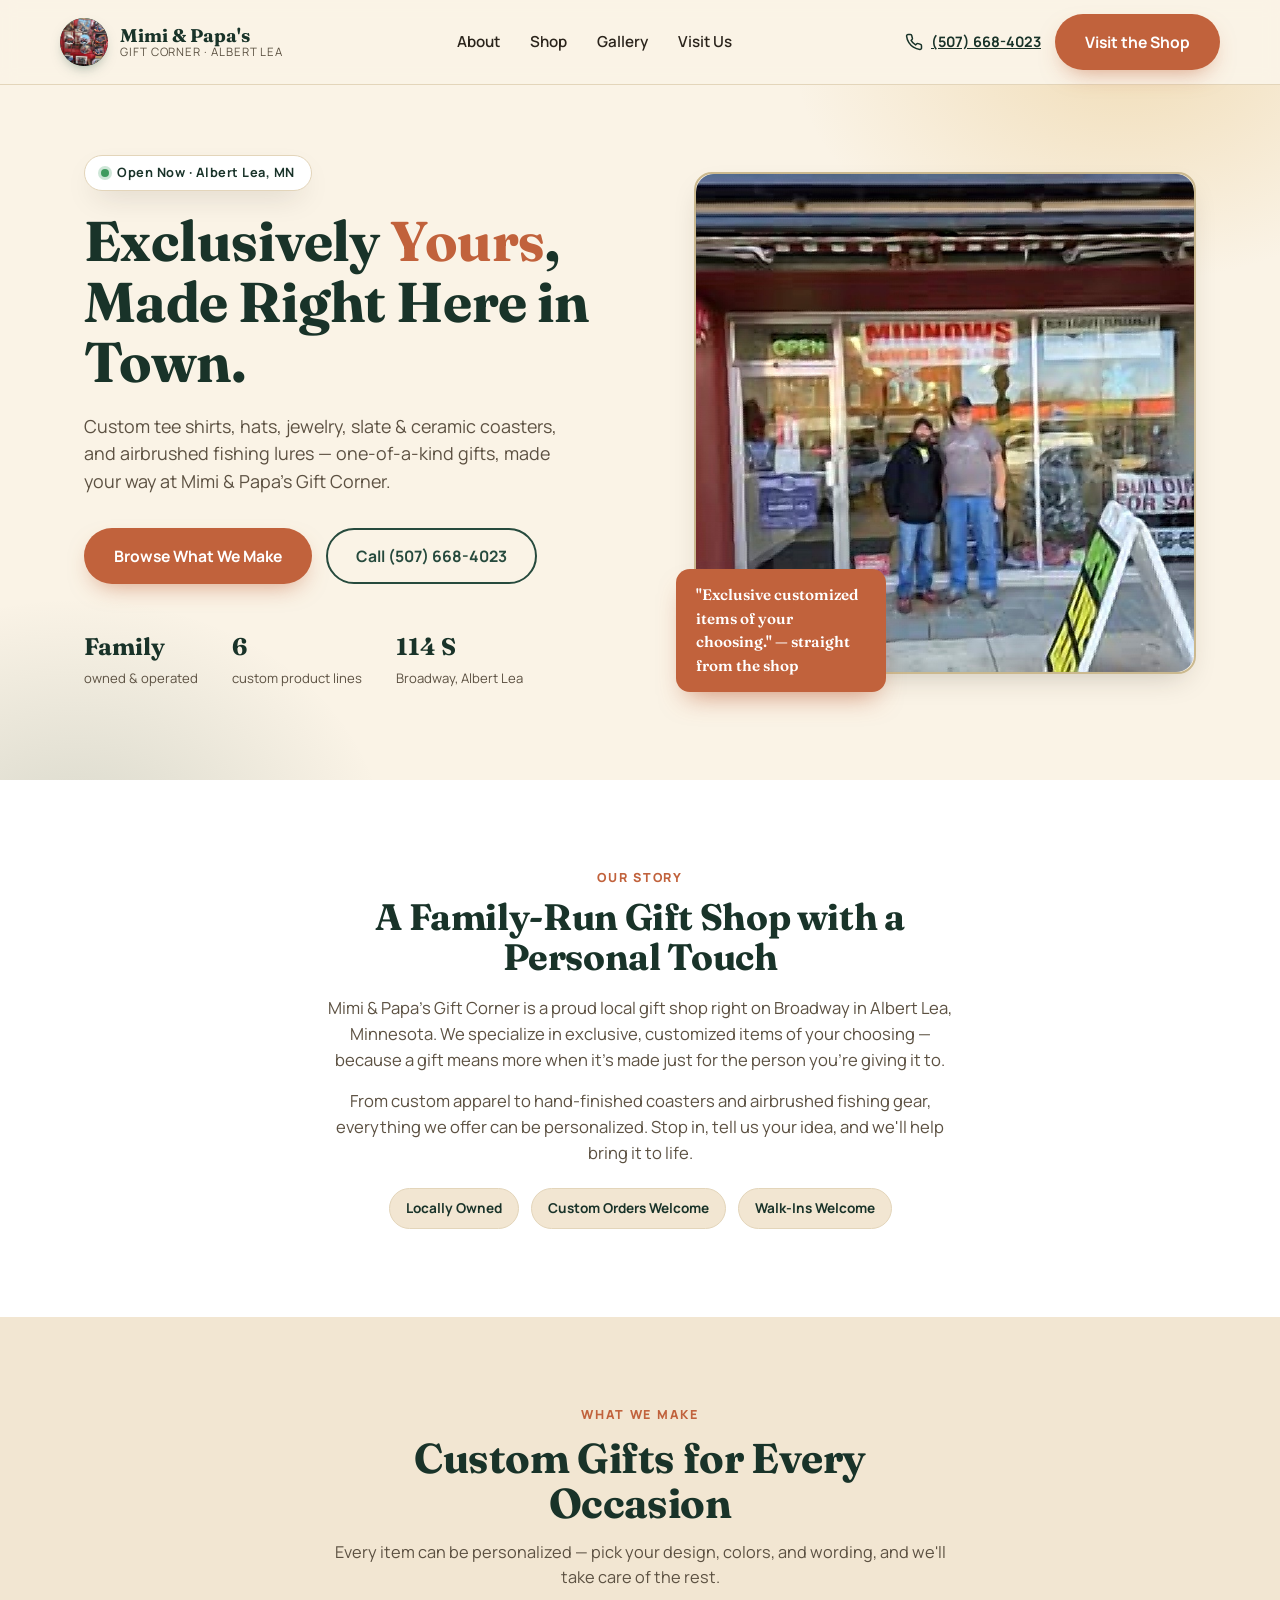
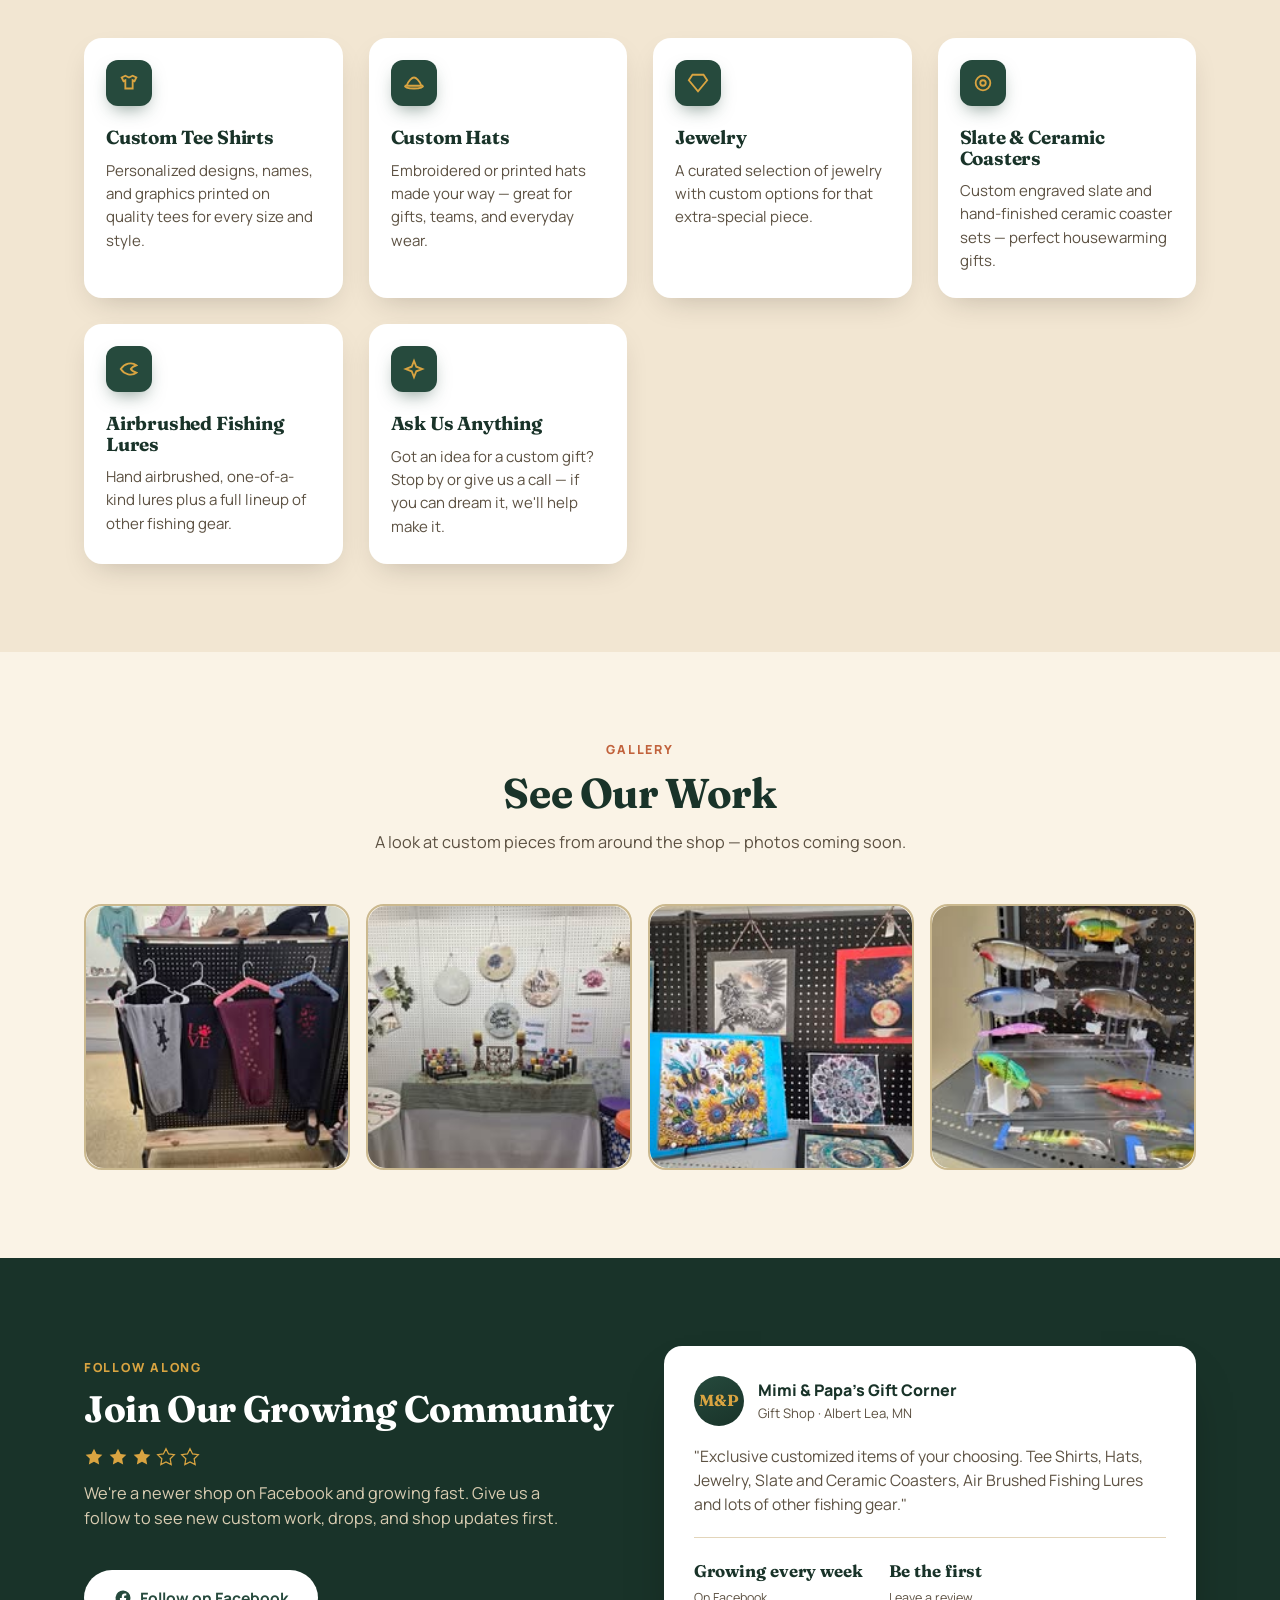
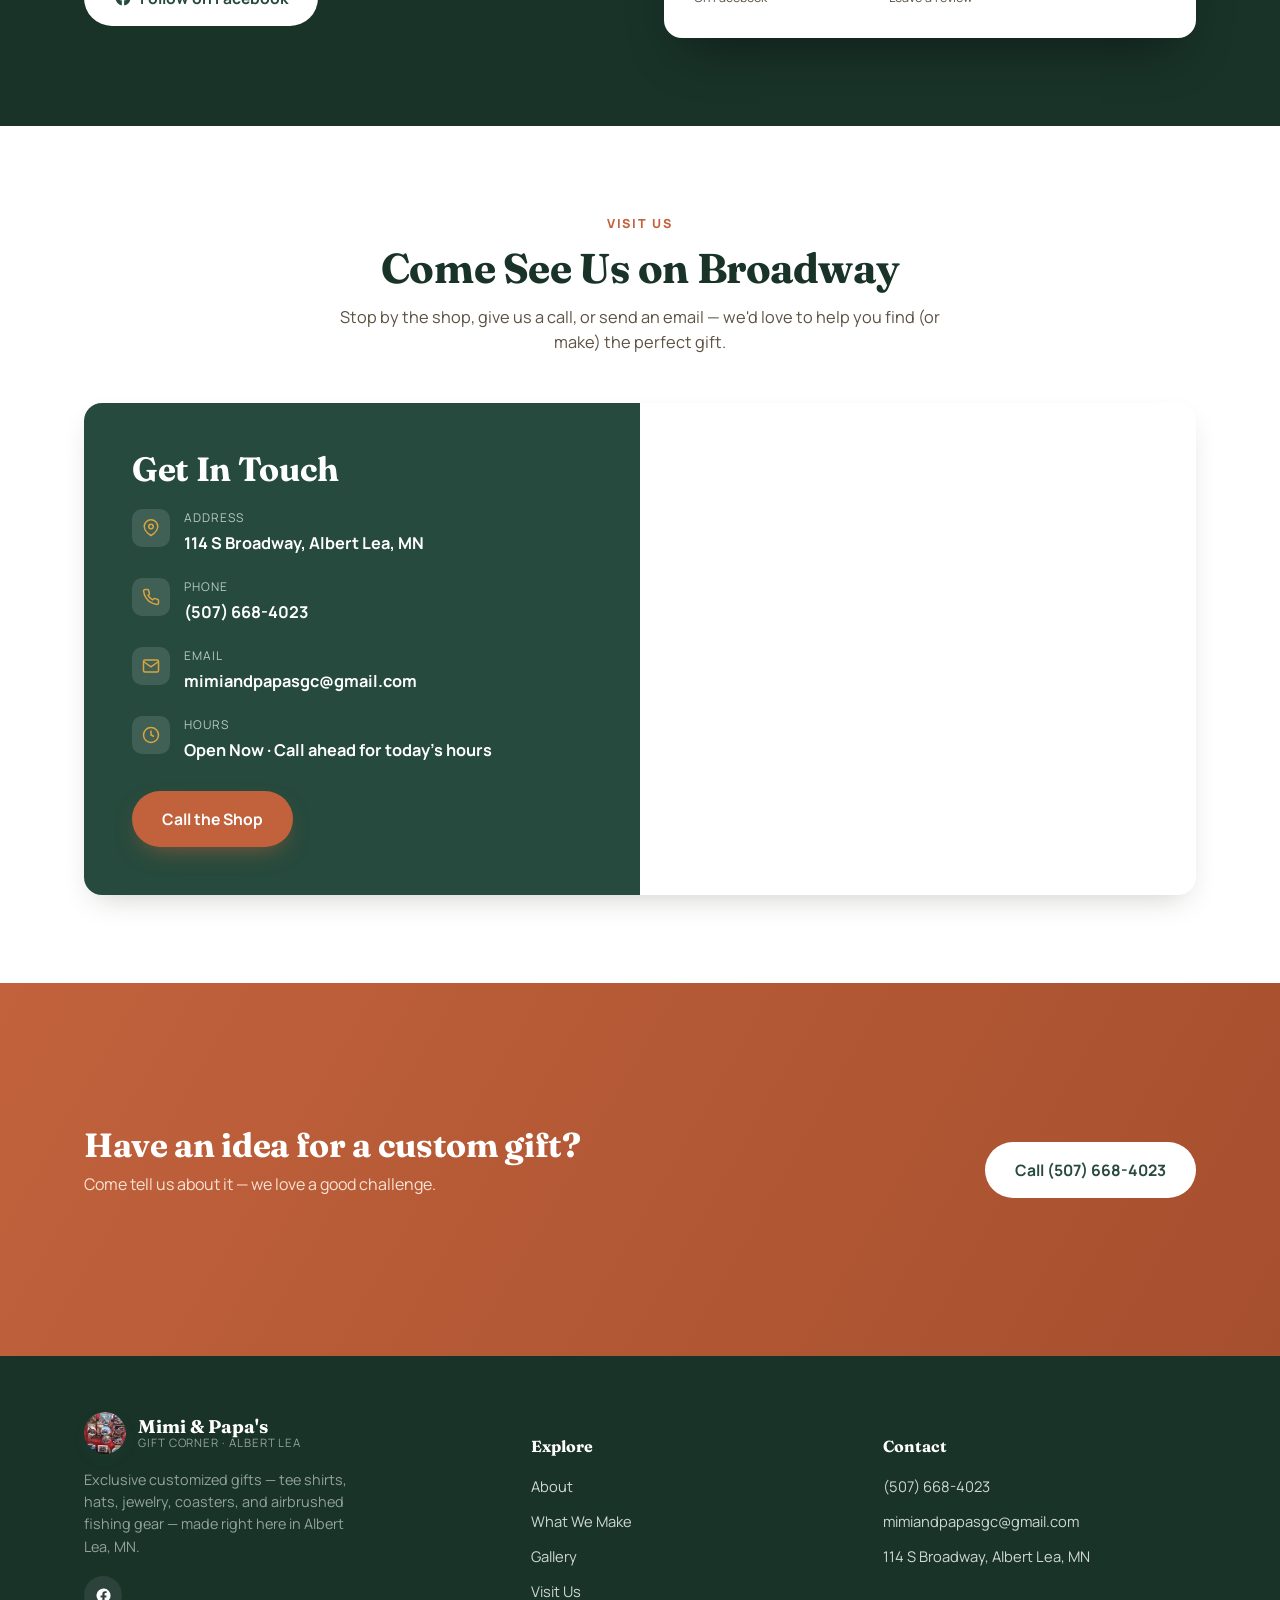
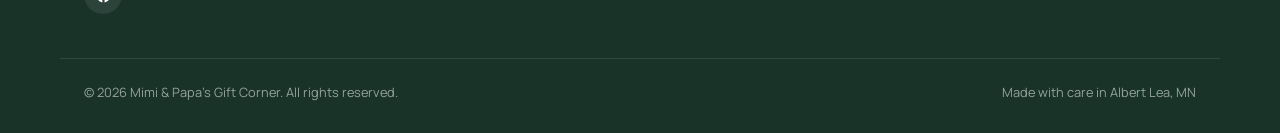
<file: mimi-and-papas-gift-corner/index.html>
<!doctype html>
<html lang="en">
<head>
<meta charset="UTF-8" />
<meta name="viewport" content="width=device-width, initial-scale=1.0" />
<title>Mimi &amp; Papa's Gift Corner | Custom Gifts in Albert Lea, MN</title>
<meta name="description" content="Exclusive customized gifts in Albert Lea, MN — custom tee shirts, hats, jewelry, slate &amp; ceramic coasters, and airbrushed fishing lures. Visit us at 114 S Broadway." />
<link rel="preconnect" href="https://fonts.googleapis.com">
<link rel="preconnect" href="https://fonts.gstatic.com" crossorigin>
<link href="https://fonts.googleapis.com/css2?family=Fraunces:ital,opsz,wght@0,9..144,400;0,9..144,600;0,9..144,700;1,9..144,500&family=Manrope:wght@400;500;600;700;800&display=swap" rel="stylesheet">
<style>
  :root{
    --cream:#faf3e6;
    --cream-2:#f2e6d2;
    --ink:#2b241c;
    --ink-soft:#5c5142;
    --forest:#264a3d;
    --forest-dark:#193329;
    --rust:#c1623c;
    --rust-dark:#a64f2e;
    --gold:#d9a441;
    --line:#e3d5ba;
    --radius:18px;
    --shadow: 0 12px 30px -12px rgba(43,36,28,0.25);
  }
  *{box-sizing:border-box;}
  html{scroll-behavior:smooth;}
  body{
    margin:0;
    font-family:'Manrope', sans-serif;
    color:var(--ink);
    background:var(--cream);
    line-height:1.55;
  }
  h1,h2,h3,.display{
    font-family:'Fraunces', serif;
    line-height:1.08;
    letter-spacing:-0.01em;
    margin:0;
  }
  a{color:inherit;}
  img{max-width:100%;display:block;}
  .wrap{max-width:1160px;margin:0 auto;padding:0 24px;}
  .btn{
    display:inline-flex;align-items:center;gap:8px;
    padding:14px 28px;border-radius:999px;
    font-weight:700;font-size:0.98rem;
    text-decoration:none;
    transition:transform .18s ease, box-shadow .18s ease, background .18s ease;
    border:2px solid transparent;
    cursor:pointer;
  }
  .btn-primary{background:var(--rust);color:#fff;box-shadow:0 10px 24px -10px rgba(193,98,60,0.65);}
  .btn-primary:hover{background:var(--rust-dark);transform:translateY(-2px);}
  .btn-ghost{background:transparent;border-color:var(--forest);color:var(--forest);}
  .btn-ghost:hover{background:var(--forest);color:#fff;transform:translateY(-2px);}
  .btn-light{background:#fff;color:var(--forest);}
  .btn-light:hover{transform:translateY(-2px);box-shadow:var(--shadow);}

  /* ---------- Header ---------- */
  header{
    position:sticky;top:0;z-index:50;
    background:rgba(250,243,230,0.92);
    backdrop-filter:blur(8px);
    border-bottom:1px solid var(--line);
  }
  .nav{
    display:flex;align-items:center;justify-content:space-between;
    padding:14px 0;
  }
  .brand{display:flex;align-items:center;gap:12px;text-decoration:none;}
  .brand-mark{
    width:48px;height:48px;border-radius:50%;
    background:linear-gradient(155deg, var(--forest), var(--forest-dark));
    display:flex;align-items:center;justify-content:center;
    color:var(--gold);font-family:'Fraunces',serif;font-weight:700;font-size:1.3rem;
    box-shadow:0 6px 14px -6px rgba(38,74,61,0.55);
  }
  .brand-text{display:flex;flex-direction:column;line-height:1.1;}
  .brand-text .name{font-family:'Fraunces',serif;font-weight:700;font-size:1.15rem;color:var(--forest-dark);}
  .brand-text .loc{font-size:0.72rem;letter-spacing:0.08em;text-transform:uppercase;color:var(--ink-soft);}
  nav.links{display:flex;align-items:center;gap:30px;}
  nav.links a{text-decoration:none;font-weight:600;font-size:0.95rem;color:var(--ink);}
  nav.links a:hover{color:var(--rust);}
  .nav-cta{display:flex;align-items:center;gap:14px;}
  .call-pill{
    display:none;
    align-items:center;gap:8px;
    font-weight:700;font-size:0.9rem;
    color:var(--forest-dark);
  }
  @media(min-width:900px){ .call-pill{display:inline-flex;} }
  .menu-btn{display:none;background:none;border:none;cursor:pointer;padding:6px;}
  @media(max-width:860px){
    nav.links{display:none;}
    .menu-btn{display:inline-flex;}
  }

  /* ---------- Hero ---------- */
  .hero{
    position:relative;
    padding:70px 0 90px;
    overflow:hidden;
  }
  .hero::before{
    content:"";
    position:absolute;inset:0;
    background:
      radial-gradient(560px 400px at 88% -6%, rgba(217,164,65,0.28), transparent 60%),
      radial-gradient(520px 420px at 6% 110%, rgba(38,74,61,0.16), transparent 60%);
    pointer-events:none;
  }
  .hero-grid{
    position:relative;
    display:grid;grid-template-columns:1.05fr 0.95fr;gap:56px;align-items:center;
  }
  @media(max-width:900px){ .hero-grid{grid-template-columns:1fr;} }
  .eyebrow{
    display:inline-flex;align-items:center;gap:8px;
    background:#fff;border:1px solid var(--line);
    padding:7px 16px;border-radius:999px;
    font-size:0.8rem;font-weight:700;letter-spacing:0.04em;
    color:var(--forest-dark);
    box-shadow:var(--shadow);
  }
  .dot-live{width:8px;height:8px;border-radius:50%;background:#3f9b5f;box-shadow:0 0 0 3px rgba(63,155,95,0.25);}
  .hero h1{font-size:clamp(2.3rem, 5vw, 3.5rem);color:var(--forest-dark);margin-top:20px;}
  .hero h1 em{font-style:normal;color:var(--rust);}
  .hero p.lead{margin-top:20px;font-size:1.12rem;color:var(--ink-soft);max-width:46ch;}
  .hero-actions{display:flex;flex-wrap:wrap;gap:14px;margin-top:32px;}
  .hero-stats{display:flex;gap:34px;margin-top:44px;}
  .hero-stats div strong{display:block;font-family:'Fraunces',serif;font-size:1.5rem;color:var(--forest-dark);}
  .hero-stats div span{font-size:0.82rem;color:var(--ink-soft);}

  /* photo placeholder component */
  .photo-slot{
    position:relative;
    display:flex;flex-direction:column;align-items:center;justify-content:center;
    gap:8px;
    background:repeating-linear-gradient(135deg, #fff, #fff 10px, #f4ead6 10px, #f4ead6 20px);
    border:2px dashed #cbb98f;
    border-radius:var(--radius);
    color:#9c8b68;
    text-align:center;
    padding:20px;
    overflow:hidden;
  }
  .photo-slot svg{opacity:0.55;}
  .photo-slot .ps-label{font-weight:700;font-size:0.85rem;letter-spacing:0.02em;}
  .photo-slot .ps-sub{font-size:0.72rem;color:#b3a37c;}

  .hero-photo{aspect-ratio:1/1;box-shadow:var(--shadow);}
  .hero-photo-wrap{position:relative;}
  .hero-badge{
    position:absolute;left:-18px;bottom:-18px;
    background:var(--rust);color:#fff;
    padding:14px 20px;border-radius:14px;
    box-shadow:0 14px 26px -10px rgba(193,98,60,0.6);
    font-family:'Fraunces',serif;font-weight:600;font-size:0.95rem;
    max-width:210px;
  }
  @media(max-width:520px){ .hero-badge{position:static;margin-top:14px;max-width:100%;} }

  /* ---------- Section shared ---------- */
  section{padding:88px 0;}
  .section-head{max-width:640px;margin:0 auto 48px;text-align:center;}
  .kicker{
    display:block;font-weight:800;letter-spacing:0.14em;text-transform:uppercase;
    font-size:0.78rem;color:var(--rust);margin-bottom:12px;
  }
  .section-head h2{font-size:clamp(1.8rem,3.4vw,2.6rem);color:var(--forest-dark);}
  .section-head p{margin-top:14px;color:var(--ink-soft);font-size:1.02rem;}

  /* reveal on scroll */
  .reveal{opacity:0;transform:translateY(26px);transition:opacity .7s ease, transform .7s ease;}
  .reveal.in{opacity:1;transform:none;}

  /* ---------- About ---------- */
  .about{background:#fff;}
  .about-grid{display:grid;grid-template-columns:0.9fr 1.1fr;gap:56px;align-items:center;}
  @media(max-width:900px){ .about-grid{grid-template-columns:1fr;} }
  .about-photo{aspect-ratio:1/1;}
  .about-copy .kicker{margin-bottom:10px;}
  .about-copy h2{font-size:clamp(1.7rem,3vw,2.3rem);color:var(--forest-dark);margin-bottom:18px;}
  .about-copy p{color:var(--ink-soft);font-size:1.04rem;margin:0 0 16px;}
  .about-badges{display:flex;flex-wrap:wrap;gap:12px;margin-top:22px;}
  .about-badges span{
    background:var(--cream-2);border:1px solid var(--line);
    padding:9px 16px;border-radius:999px;font-size:0.85rem;font-weight:700;color:var(--forest-dark);
  }

  /* ---------- Products ---------- */
  .products{background:var(--cream-2);}
  .product-grid{display:grid;grid-template-columns:repeat(auto-fit,minmax(240px,1fr));gap:26px;}
  .product-card{
    background:#fff;border-radius:var(--radius);overflow:hidden;
    box-shadow:var(--shadow);
    transition:transform .25s ease, box-shadow .25s ease;
    display:flex;flex-direction:column;
  }
  .product-card:hover{transform:translateY(-6px);box-shadow:0 22px 40px -16px rgba(43,36,28,0.3);}
  .product-photo{aspect-ratio:4/3;border-radius:0;border-width:2px 0 2px 0;border-left:none;border-right:none;}
  .product-body{padding:22px 22px 26px;display:flex;flex-direction:column;gap:10px;flex:1;}
  .product-icon{
    width:46px;height:46px;border-radius:12px;
    background:var(--forest);color:var(--gold);
    display:flex;align-items:center;justify-content:center;
    margin:22px 0 0 22px;
    box-shadow:0 8px 18px -6px rgba(38,74,61,0.55);
    position:relative;z-index:2;
  }
  .product-body h3{font-size:1.18rem;color:var(--forest-dark);}
  .product-body p{margin:0;color:var(--ink-soft);font-size:0.94rem;}

  /* ---------- Gallery ---------- */
  .gallery-grid{
    display:grid;grid-template-columns:repeat(4,1fr);gap:16px;
  }
  .gallery-grid .photo-slot{aspect-ratio:1/1;}
  .gallery-grid .photo-slot.tall{grid-row:span 2;aspect-ratio:auto;}
  @media(max-width:760px){ .gallery-grid{grid-template-columns:repeat(2,1fr);} .gallery-grid .photo-slot.tall{grid-row:span 1;aspect-ratio:1/1;} }

  /* ---------- Reviews / social ---------- */
  .social-band{
    background:var(--forest-dark);
    color:#f4ecdb;
  }
  .social-grid{display:grid;grid-template-columns:1fr 1fr;gap:48px;align-items:center;}
  @media(max-width:860px){ .social-grid{grid-template-columns:1fr;text-align:center;} }
  .social-band .kicker{color:var(--gold);}
  .social-band h2{color:#fff;font-size:clamp(1.7rem,3vw,2.3rem);}
  .social-band p{color:#d9cdb2;font-size:1.02rem;margin-top:14px;max-width:48ch;}
  .stars{display:flex;gap:4px;margin:18px 0 6px;}
  @media(max-width:860px){ .stars{justify-content:center;} }
  .fb-card{
    background:#fff;color:var(--ink);
    border-radius:var(--radius);
    padding:30px;
    box-shadow:0 26px 50px -20px rgba(0,0,0,0.45);
  }
  .fb-top{display:flex;align-items:center;gap:14px;margin-bottom:18px;}
  .fb-avatar{
    width:50px;height:50px;border-radius:50%;
    background:linear-gradient(155deg, var(--forest), var(--forest-dark));
    display:flex;align-items:center;justify-content:center;color:var(--gold);
    font-family:'Fraunces',serif;font-weight:700;
  }
  .fb-name{font-weight:800;color:var(--forest-dark);}
  .fb-sub{font-size:0.82rem;color:var(--ink-soft);}
  .fb-stat-row{display:flex;gap:26px;margin-top:20px;padding-top:20px;border-top:1px solid var(--line);}
  .fb-stat-row div strong{display:block;font-family:'Fraunces',serif;font-size:1.35rem;color:var(--forest-dark);}
  .fb-stat-row div span{font-size:0.78rem;color:var(--ink-soft);}

  /* ---------- Location / Contact ---------- */
  .visit{background:#fff;}
  .visit-grid{display:grid;grid-template-columns:1fr 1fr;gap:0;border-radius:var(--radius);overflow:hidden;box-shadow:var(--shadow);}
  @media(max-width:900px){ .visit-grid{grid-template-columns:1fr;} }
  .visit-info{background:var(--forest);color:#f4ecdb;padding:48px;display:flex;flex-direction:column;justify-content:center;gap:22px;}
  .visit-info h2{color:#fff;font-size:clamp(1.6rem,3vw,2.1rem);}
  .info-row{display:flex;gap:14px;align-items:flex-start;}
  .info-row .ic{
    flex:0 0 auto;width:38px;height:38px;border-radius:10px;
    background:rgba(255,255,255,0.12);
    display:flex;align-items:center;justify-content:center;color:var(--gold);
  }
  .info-row .label{font-size:0.75rem;text-transform:uppercase;letter-spacing:0.08em;color:#b9c9c0;margin-bottom:3px;}
  .info-row a, .info-row div.val{color:#fff;font-weight:700;text-decoration:none;font-size:1.02rem;}
  .info-row a:hover{color:var(--gold);}
  .map-wrap{min-height:340px;}
  .map-wrap iframe{width:100%;height:100%;min-height:340px;border:0;display:block;}

  /* ---------- CTA strip ---------- */
  .cta-strip{
    background:linear-gradient(120deg, var(--rust), var(--rust-dark));
    color:#fff;
  }
  .cta-strip .wrap{display:flex;align-items:center;justify-content:space-between;gap:24px;flex-wrap:wrap;padding-top:56px;padding-bottom:56px;}
  .cta-strip h2{color:#fff;font-size:clamp(1.5rem,2.8vw,2.1rem);}
  .cta-strip p{margin-top:8px;color:#fbe3d4;}

  /* ---------- Footer ---------- */
  footer{background:var(--forest-dark);color:#cfd9d2;padding:56px 0 30px;}
  .footer-grid{display:grid;grid-template-columns:1.3fr 1fr 1fr;gap:40px;}
  @media(max-width:760px){ .footer-grid{grid-template-columns:1fr;gap:32px;} }
  .footer-brand{display:flex;align-items:center;gap:12px;margin-bottom:14px;}
  footer h4{color:#fff;font-family:'Fraunces',serif;font-size:1rem;margin-bottom:16px;}
  footer ul{list-style:none;padding:0;margin:0;display:flex;flex-direction:column;gap:10px;}
  footer a{color:#cfd9d2;text-decoration:none;font-size:0.92rem;}
  footer a:hover{color:var(--gold);}
  .footer-bottom{
    margin-top:44px;padding-top:24px;border-top:1px solid rgba(255,255,255,0.1);
    display:flex;justify-content:space-between;flex-wrap:wrap;gap:12px;
    font-size:0.8rem;color:#94a39a;
  }
  .social-icons{display:flex;gap:10px;}
  .social-icons a{
    width:38px;height:38px;border-radius:50%;
    background:rgba(255,255,255,0.08);
    display:flex;align-items:center;justify-content:center;
  }
  .social-icons a:hover{background:var(--rust);}
</style>
</head>
<body>

<header>
  <div class="wrap nav">
    <a href="#top" class="brand">
      <div class="brand-mark" style="overflow:hidden;"><img src="[data-uri]" alt="Mimi &amp; Papa's Gift Corner" style="width:100%;height:100%;object-fit:cover;border-radius:50%;" /></div>
      <div class="brand-text">
        <span class="name">Mimi &amp; Papa's</span>
        <span class="loc">Gift Corner · Albert Lea</span>
      </div>
    </a>
    <nav class="links">
      <a href="#about">About</a>
      <a href="#products">Shop</a>
      <a href="#gallery">Gallery</a>
      <a href="#visit">Visit Us</a>
    </nav>
    <div class="nav-cta">
      <a class="call-pill" href="tel:+15076684023">
        <svg width="18" height="18" viewBox="0 0 24 24" fill="none" stroke="currentColor" stroke-width="2" stroke-linecap="round" stroke-linejoin="round"><path d="M22 16.92v3a2 2 0 0 1-2.18 2 19.79 19.79 0 0 1-8.63-3.07 19.5 19.5 0 0 1-6-6 19.79 19.79 0 0 1-3.07-8.67A2 2 0 0 1 4.11 2h3a2 2 0 0 1 2 1.72c.127.96.361 1.903.7 2.81a2 2 0 0 1-.45 2.11L8.09 9.91a16 16 0 0 0 6 6l1.27-1.27a2 2 0 0 1 2.11-.45c.907.339 1.85.573 2.81.7A2 2 0 0 1 22 16.92z"/></svg>
        (507) 668-4023
      </a>
      <a href="#visit" class="btn btn-primary">Visit the Shop</a>
    </div>
  </div>
</header>

<main id="top">

  <!-- HERO -->
  <section class="hero">
    <div class="wrap hero-grid">
      <div>
        <span class="eyebrow"><span class="dot-live"></span>Open Now · Albert Lea, MN</span>
        <h1>Exclusively <em>Yours</em>,<br>Made Right Here in Town.</h1>
        <p class="lead">Custom tee shirts, hats, jewelry, slate &amp; ceramic coasters, and airbrushed fishing lures — one-of-a-kind gifts, made your way at Mimi &amp; Papa's Gift Corner.</p>
        <div class="hero-actions">
          <a href="#products" class="btn btn-primary">Browse What We Make</a>
          <a href="tel:+15076684023" class="btn btn-ghost">Call (507) 668-4023</a>
        </div>
        <div class="hero-stats">
          <div><strong>Family</strong><span>owned &amp; operated</span></div>
          <div><strong>6</strong><span>custom product lines</span></div>
          <div><strong>114 S</strong><span>Broadway, Albert Lea</span></div>
        </div>
      </div>
      <div class="hero-photo-wrap reveal">
        <div class="photo-slot hero-photo" data-placeholder="hero-storefront" style="border-style:solid;padding:0;background:none;">
          <img src="[data-uri]" alt="Mimi &amp; Papa's Gift Corner storefront" style="width:100%;height:100%;object-fit:cover;border-radius:inherit;" />
        </div>
        <div class="hero-badge">"Exclusive customized items of your choosing." — straight from the shop</div>
      </div>
    </div>
  </section>

  <!-- ABOUT -->
  <section class="about" id="about">
    <div class="wrap">
      <div class="about-copy reveal" style="max-width:640px;margin:0 auto;text-align:center;">
        <span class="kicker" style="justify-content:center;">Our Story</span>
        <h2>A Family-Run Gift Shop with a Personal Touch</h2>
        <p style="margin-left:auto;margin-right:auto;">Mimi &amp; Papa's Gift Corner is a proud local gift shop right on Broadway in Albert Lea, Minnesota. We specialize in exclusive, customized items of your choosing — because a gift means more when it's made just for the person you're giving it to.</p>
        <p style="margin-left:auto;margin-right:auto;">From custom apparel to hand-finished coasters and airbrushed fishing gear, everything we offer can be personalized. Stop in, tell us your idea, and we'll help bring it to life.</p>
        <div class="about-badges" style="justify-content:center;">
          <span>Locally Owned</span>
          <span>Custom Orders Welcome</span>
          <span>Walk-Ins Welcome</span>
        </div>
      </div>
    </div>
  </section>

  <!-- PRODUCTS -->
  <section class="products" id="products">
    <div class="wrap">
      <div class="section-head reveal">
        <span class="kicker">What We Make</span>
        <h2>Custom Gifts for Every Occasion</h2>
        <p>Every item can be personalized — pick your design, colors, and wording, and we'll take care of the rest.</p>
      </div>

      <div class="product-grid">

        <div class="product-card reveal">
          <div class="product-icon">
            <svg width="22" height="22" viewBox="0 0 24 24" fill="none" stroke="currentColor" stroke-width="2"><path d="M4 6l4-2 4 2 4-2 4 2-2 4-2-1v9H8v-9l-2 1-2-4z"/></svg>
          </div>
          <div class="product-body">
            <h3>Custom Tee Shirts</h3>
            <p>Personalized designs, names, and graphics printed on quality tees for every size and style.</p>
          </div>
        </div>

        <div class="product-card reveal">
          <div class="product-icon">
            <svg width="22" height="22" viewBox="0 0 24 24" fill="none" stroke="currentColor" stroke-width="2"><path d="M4 15c2-6 6-9 8-9s6 3 8 9"/><path d="M2 15h20"/><path d="M2 15c0 2 4 3 10 3s10-1 10-3"/></svg>
          </div>
          <div class="product-body">
            <h3>Custom Hats</h3>
            <p>Embroidered or printed hats made your way — great for gifts, teams, and everyday wear.</p>
          </div>
        </div>

        <div class="product-card reveal">
          <div class="product-icon">
            <svg width="22" height="22" viewBox="0 0 24 24" fill="none" stroke="currentColor" stroke-width="2"><path d="M6 3h12l4 6-10 12L2 9z"/></svg>
          </div>
          <div class="product-body">
            <h3>Jewelry</h3>
            <p>A curated selection of jewelry with custom options for that extra-special piece.</p>
          </div>
        </div>

        <div class="product-card reveal">
          <div class="product-icon">
            <svg width="22" height="22" viewBox="0 0 24 24" fill="none" stroke="currentColor" stroke-width="2"><circle cx="12" cy="12" r="8"/><circle cx="12" cy="12" r="3"/></svg>
          </div>
          <div class="product-body">
            <h3>Slate &amp; Ceramic Coasters</h3>
            <p>Custom engraved slate and hand-finished ceramic coaster sets — perfect housewarming gifts.</p>
          </div>
        </div>

        <div class="product-card reveal">
          <div class="product-icon">
            <svg width="22" height="22" viewBox="0 0 24 24" fill="none" stroke="currentColor" stroke-width="2"><path d="M3 12c4-6 12-8 17-4-3 1-5 2-6 4 1 2 3 3 6 4-5 4-13 2-17-4z"/></svg>
          </div>
          <div class="product-body">
            <h3>Airbrushed Fishing Lures</h3>
            <p>Hand airbrushed, one-of-a-kind lures plus a full lineup of other fishing gear.</p>
          </div>
        </div>

        <div class="product-card reveal">
          <div class="product-icon">
            <svg width="22" height="22" viewBox="0 0 24 24" fill="none" stroke="currentColor" stroke-width="2"><path d="M12 3l2.5 6.5L21 12l-6.5 2.5L12 21l-2.5-6.5L3 12l6.5-2.5z"/></svg>
          </div>
          <div class="product-body">
            <h3>Ask Us Anything</h3>
            <p>Got an idea for a custom gift? Stop by or give us a call — if you can dream it, we'll help make it.</p>
          </div>
        </div>

      </div>
    </div>
  </section>

  <!-- GALLERY -->
  <section id="gallery">
    <div class="wrap">
      <div class="section-head reveal">
        <span class="kicker">Gallery</span>
        <h2>See Our Work</h2>
        <p>A look at custom pieces from around the shop — photos coming soon.</p>
      </div>
      <div class="gallery-grid">
        <div class="photo-slot reveal" data-placeholder="gallery-1" style="border-style:solid;padding:0;background:none;"><img src="[data-uri]" alt="Custom embroidered sweatpants on display" style="width:100%;height:100%;object-fit:cover;border-radius:inherit;" /></div>
        <div class="photo-slot reveal" data-placeholder="gallery-2" style="border-style:solid;padding:0;background:none;"><img src="[data-uri]" alt="Craft fair table with oils and ornaments" style="width:100%;height:100%;object-fit:cover;border-radius:inherit;" /></div>
        <div class="photo-slot reveal" data-placeholder="gallery-3" style="border-style:solid;padding:0;background:none;"><img src="[data-uri]" alt="Framed wolf and moon art prints" style="width:100%;height:100%;object-fit:cover;border-radius:inherit;" /></div>
        <div class="photo-slot reveal" data-placeholder="gallery-4" style="border-style:solid;padding:0;background:none;"><img src="[data-uri]" alt="Airbrushed fishing lures on display" style="width:100%;height:100%;object-fit:cover;border-radius:inherit;" /></div>
      </div>
    </div>
  </section>

  <!-- SOCIAL / REVIEWS -->
  <section class="social-band">
    <div class="wrap social-grid">
      <div class="reveal">
        <span class="kicker">Follow Along</span>
        <h2>Join Our Growing Community</h2>
        <div class="stars" aria-label="New shop, reviews coming soon">
          <svg width="20" height="20" viewBox="0 0 24 24" fill="#d9a441"><path d="M12 2l3.1 6.3 6.9 1-5 4.9 1.2 6.9L12 17.8 5.8 21.1 7 14.2 2 9.3l6.9-1z"/></svg>
          <svg width="20" height="20" viewBox="0 0 24 24" fill="#d9a441"><path d="M12 2l3.1 6.3 6.9 1-5 4.9 1.2 6.9L12 17.8 5.8 21.1 7 14.2 2 9.3l6.9-1z"/></svg>
          <svg width="20" height="20" viewBox="0 0 24 24" fill="#d9a441"><path d="M12 2l3.1 6.3 6.9 1-5 4.9 1.2 6.9L12 17.8 5.8 21.1 7 14.2 2 9.3l6.9-1z"/></svg>
          <svg width="20" height="20" viewBox="0 0 24 24" fill="none" stroke="#d9a441" stroke-width="1.5"><path d="M12 2l3.1 6.3 6.9 1-5 4.9 1.2 6.9L12 17.8 5.8 21.1 7 14.2 2 9.3l6.9-1z"/></svg>
          <svg width="20" height="20" viewBox="0 0 24 24" fill="none" stroke="#d9a441" stroke-width="1.5"><path d="M12 2l3.1 6.3 6.9 1-5 4.9 1.2 6.9L12 17.8 5.8 21.1 7 14.2 2 9.3l6.9-1z"/></svg>
        </div>
        <p>We're a newer shop on Facebook and growing fast. Give us a follow to see new custom work, drops, and shop updates first.</p>
        <a href="https://www.facebook.com/profile.php?id=61582067914765" target="_blank" rel="noopener" class="btn btn-light" style="margin-top:22px;">
          <svg width="18" height="18" viewBox="0 0 24 24" fill="currentColor"><path d="M22 12a10 10 0 1 0-11.6 9.9v-7H7.9V12h2.5V9.8c0-2.5 1.5-3.9 3.8-3.9 1.1 0 2.2.2 2.2.2v2.4h-1.3c-1.2 0-1.6.8-1.6 1.6V12h2.8l-.4 2.9h-2.4v7A10 10 0 0 0 22 12z"/></svg>
          Follow on Facebook
        </a>
      </div>
      <div class="fb-card reveal">
        <div class="fb-top">
          <div class="fb-avatar">M&amp;P</div>
          <div>
            <div class="fb-name">Mimi &amp; Papa's Gift Corner</div>
            <div class="fb-sub">Gift Shop · Albert Lea, MN</div>
          </div>
        </div>
        <p style="color:var(--ink-soft);font-size:0.98rem;margin:0;">"Exclusive customized items of your choosing. Tee Shirts, Hats, Jewelry, Slate and Ceramic Coasters, Air Brushed Fishing Lures and lots of other fishing gear."</p>
        <div class="fb-stat-row">
          <div><strong style="font-size:1.05rem;">Growing every week</strong><span>On Facebook</span></div>
          <div><strong style="font-size:1.05rem;">Be the first</strong><span>Leave a review</span></div>
        </div>
      </div>
    </div>
  </section>

  <!-- VISIT / CONTACT -->
  <section class="visit" id="visit">
    <div class="wrap">
      <div class="section-head reveal">
        <span class="kicker">Visit Us</span>
        <h2>Come See Us on Broadway</h2>
        <p>Stop by the shop, give us a call, or send an email — we'd love to help you find (or make) the perfect gift.</p>
      </div>

      <div class="visit-grid reveal">
        <div class="visit-info">
          <h2>Get In Touch</h2>

          <div class="info-row">
            <div class="ic"><svg width="18" height="18" viewBox="0 0 24 24" fill="none" stroke="currentColor" stroke-width="2"><path d="M21 10c0 7-9 12-9 12S3 17 3 10a9 9 0 0 1 18 0z"/><circle cx="12" cy="10" r="3"/></svg></div>
            <div>
              <div class="label">Address</div>
              <div class="val">114 S Broadway, Albert Lea, MN</div>
            </div>
          </div>

          <div class="info-row">
            <div class="ic"><svg width="18" height="18" viewBox="0 0 24 24" fill="none" stroke="currentColor" stroke-width="2"><path d="M22 16.92v3a2 2 0 0 1-2.18 2 19.79 19.79 0 0 1-8.63-3.07 19.5 19.5 0 0 1-6-6 19.79 19.79 0 0 1-3.07-8.67A2 2 0 0 1 4.11 2h3a2 2 0 0 1 2 1.72c.127.96.361 1.903.7 2.81a2 2 0 0 1-.45 2.11L8.09 9.91a16 16 0 0 0 6 6l1.27-1.27a2 2 0 0 1 2.11-.45c.907.339 1.85.573 2.81.7A2 2 0 0 1 22 16.92z"/></svg></div>
            <div>
              <div class="label">Phone</div>
              <a href="tel:+15076684023">(507) 668-4023</a>
            </div>
          </div>

          <div class="info-row">
            <div class="ic"><svg width="18" height="18" viewBox="0 0 24 24" fill="none" stroke="currentColor" stroke-width="2"><path d="M4 4h16v16H4z" opacity="0"/><path d="M22 6l-10 7L2 6"/><rect x="2" y="4" width="20" height="16" rx="2"/></svg></div>
            <div>
              <div class="label">Email</div>
              <a href="mailto:mimiandpapasgc@gmail.com">mimiandpapasgc@gmail.com</a>
            </div>
          </div>

          <div class="info-row">
            <div class="ic"><svg width="18" height="18" viewBox="0 0 24 24" fill="none" stroke="currentColor" stroke-width="2"><circle cx="12" cy="12" r="10"/><path d="M12 6v6l4 2"/></svg></div>
            <div>
              <div class="label">Hours</div>
              <div class="val">Open Now · Call ahead for today's hours</div>
            </div>
          </div>

          <a href="tel:+15076684023" class="btn btn-primary" style="width:fit-content;margin-top:6px;">Call the Shop</a>
        </div>

        <div class="map-wrap">
          <iframe
            title="Mimi & Papa's Gift Corner location map"
            src="https://www.google.com/maps?q=114+S+Broadway,+Albert+Lea,+MN&output=embed"
            loading="lazy"
            referrerpolicy="no-referrer-when-downgrade">
          </iframe>
        </div>
      </div>
    </div>
  </section>

  <!-- CTA STRIP -->
  <section class="cta-strip">
    <div class="wrap">
      <div>
        <h2>Have an idea for a custom gift?</h2>
        <p>Come tell us about it — we love a good challenge.</p>
      </div>
      <a href="tel:+15076684023" class="btn btn-light">Call (507) 668-4023</a>
    </div>
  </section>

</main>

<footer>
  <div class="wrap footer-grid">
    <div>
      <div class="footer-brand">
        <div class="brand-mark" style="width:42px;height:42px;font-size:1.05rem;overflow:hidden;"><img src="[data-uri]" alt="Mimi &amp; Papa's Gift Corner" style="width:100%;height:100%;object-fit:cover;border-radius:50%;" /></div>
        <div class="brand-text">
          <span class="name" style="color:#fff;">Mimi &amp; Papa's</span>
          <span class="loc" style="color:#94a39a;">Gift Corner · Albert Lea</span>
        </div>
      </div>
      <p style="max-width:32ch;font-size:0.9rem;color:#94a39a;">Exclusive customized gifts — tee shirts, hats, jewelry, coasters, and airbrushed fishing gear — made right here in Albert Lea, MN.</p>
      <div class="social-icons" style="margin-top:18px;">
        <a href="https://www.facebook.com/profile.php?id=61582067914765" target="_blank" rel="noopener" aria-label="Facebook">
          <svg width="17" height="17" viewBox="0 0 24 24" fill="#fff"><path d="M22 12a10 10 0 1 0-11.6 9.9v-7H7.9V12h2.5V9.8c0-2.5 1.5-3.9 3.8-3.9 1.1 0 2.2.2 2.2.2v2.4h-1.3c-1.2 0-1.6.8-1.6 1.6V12h2.8l-.4 2.9h-2.4v7A10 10 0 0 0 22 12z"/></svg>
        </a>
      </div>
    </div>
    <div>
      <h4>Explore</h4>
      <ul>
        <li><a href="#about">About</a></li>
        <li><a href="#products">What We Make</a></li>
        <li><a href="#gallery">Gallery</a></li>
        <li><a href="#visit">Visit Us</a></li>
      </ul>
    </div>
    <div>
      <h4>Contact</h4>
      <ul>
        <li><a href="tel:+15076684023">(507) 668-4023</a></li>
        <li><a href="mailto:mimiandpapasgc@gmail.com">mimiandpapasgc@gmail.com</a></li>
        <li><a href="https://www.google.com/maps?q=114+S+Broadway,+Albert+Lea,+MN" target="_blank" rel="noopener">114 S Broadway, Albert Lea, MN</a></li>
      </ul>
    </div>
  </div>
  <div class="wrap footer-bottom">
    <span>&copy; <span id="year"></span> Mimi &amp; Papa's Gift Corner. All rights reserved.</span>
    <span>Made with care in Albert Lea, MN</span>
  </div>
</footer>

<script>
  document.getElementById('year').textContent = new Date().getFullYear();

  const revealEls = document.querySelectorAll('.reveal');
  const io = new IntersectionObserver((entries) => {
    entries.forEach(e => { if (e.isIntersecting) { e.target.classList.add('in'); io.unobserve(e.target); } });
  }, { threshold: 0.14 });
  revealEls.forEach(el => io.observe(el));
</script>

</body>
</html>
</file>
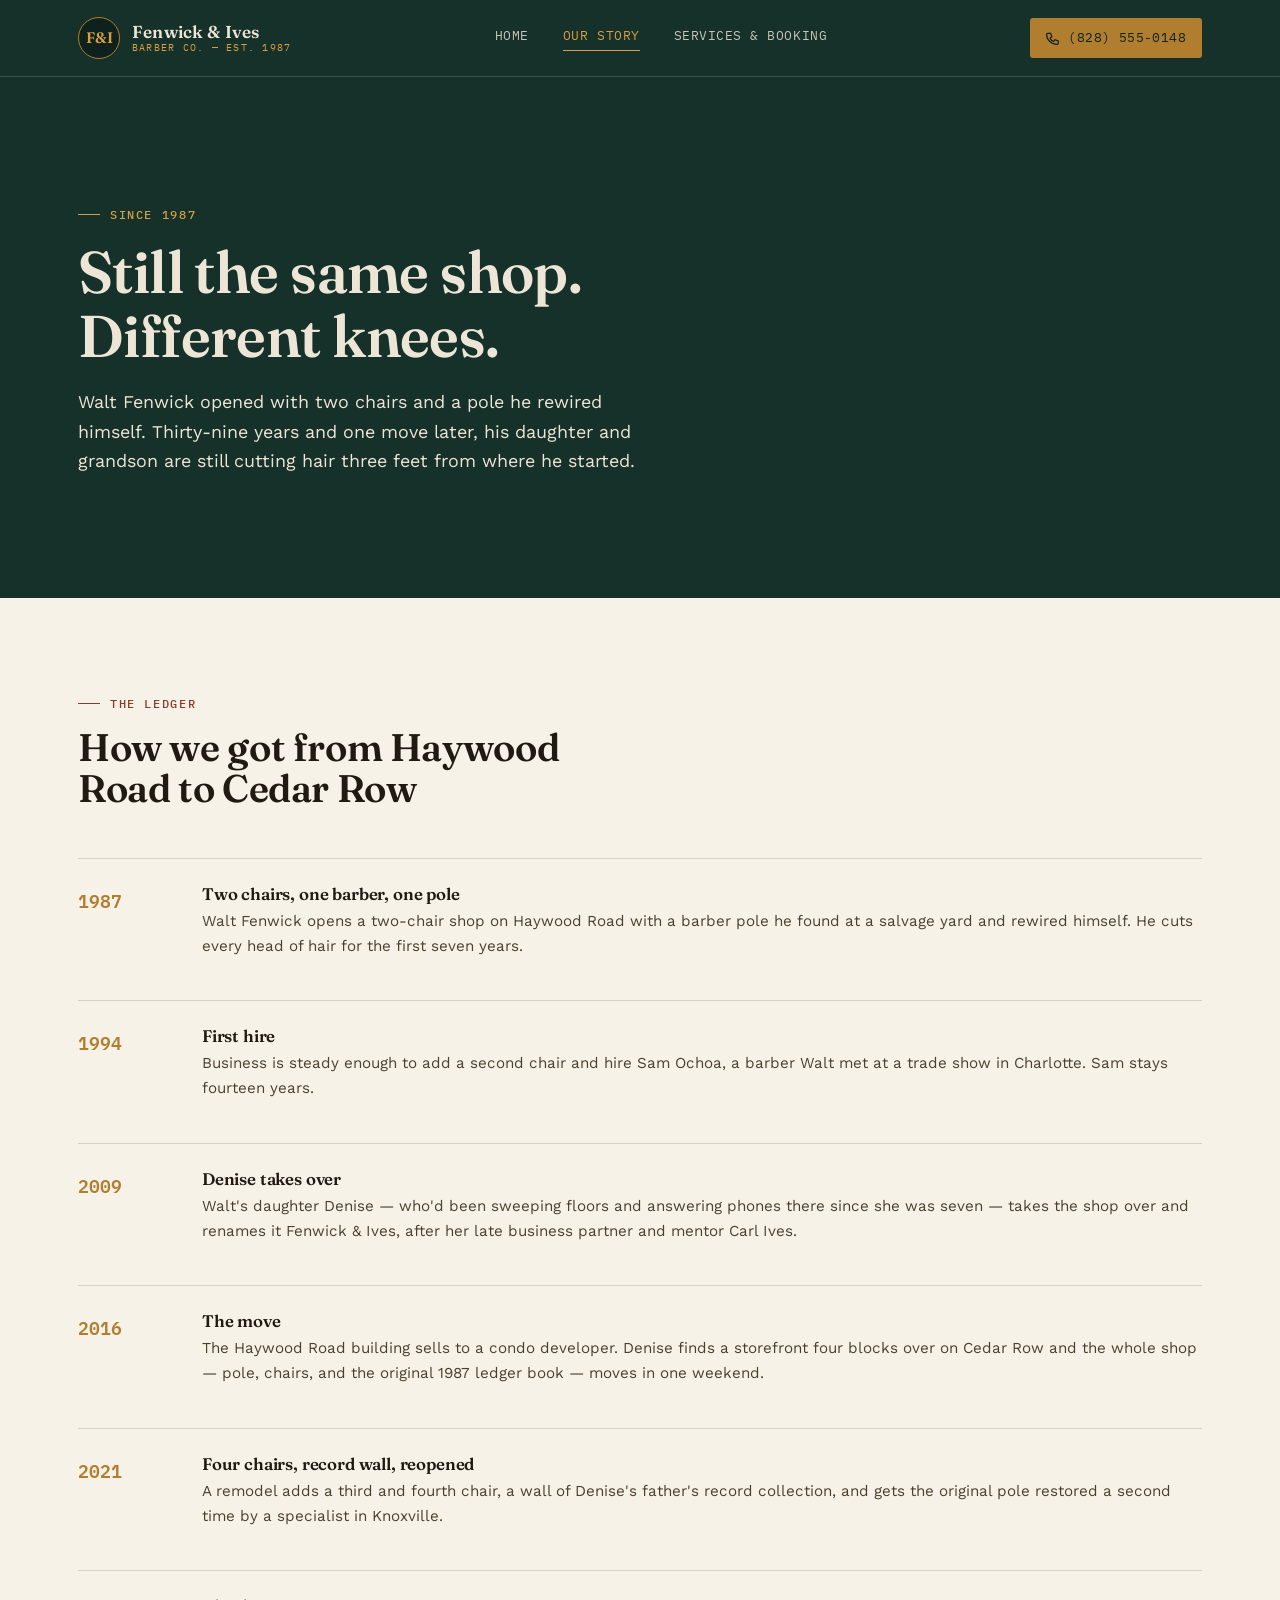
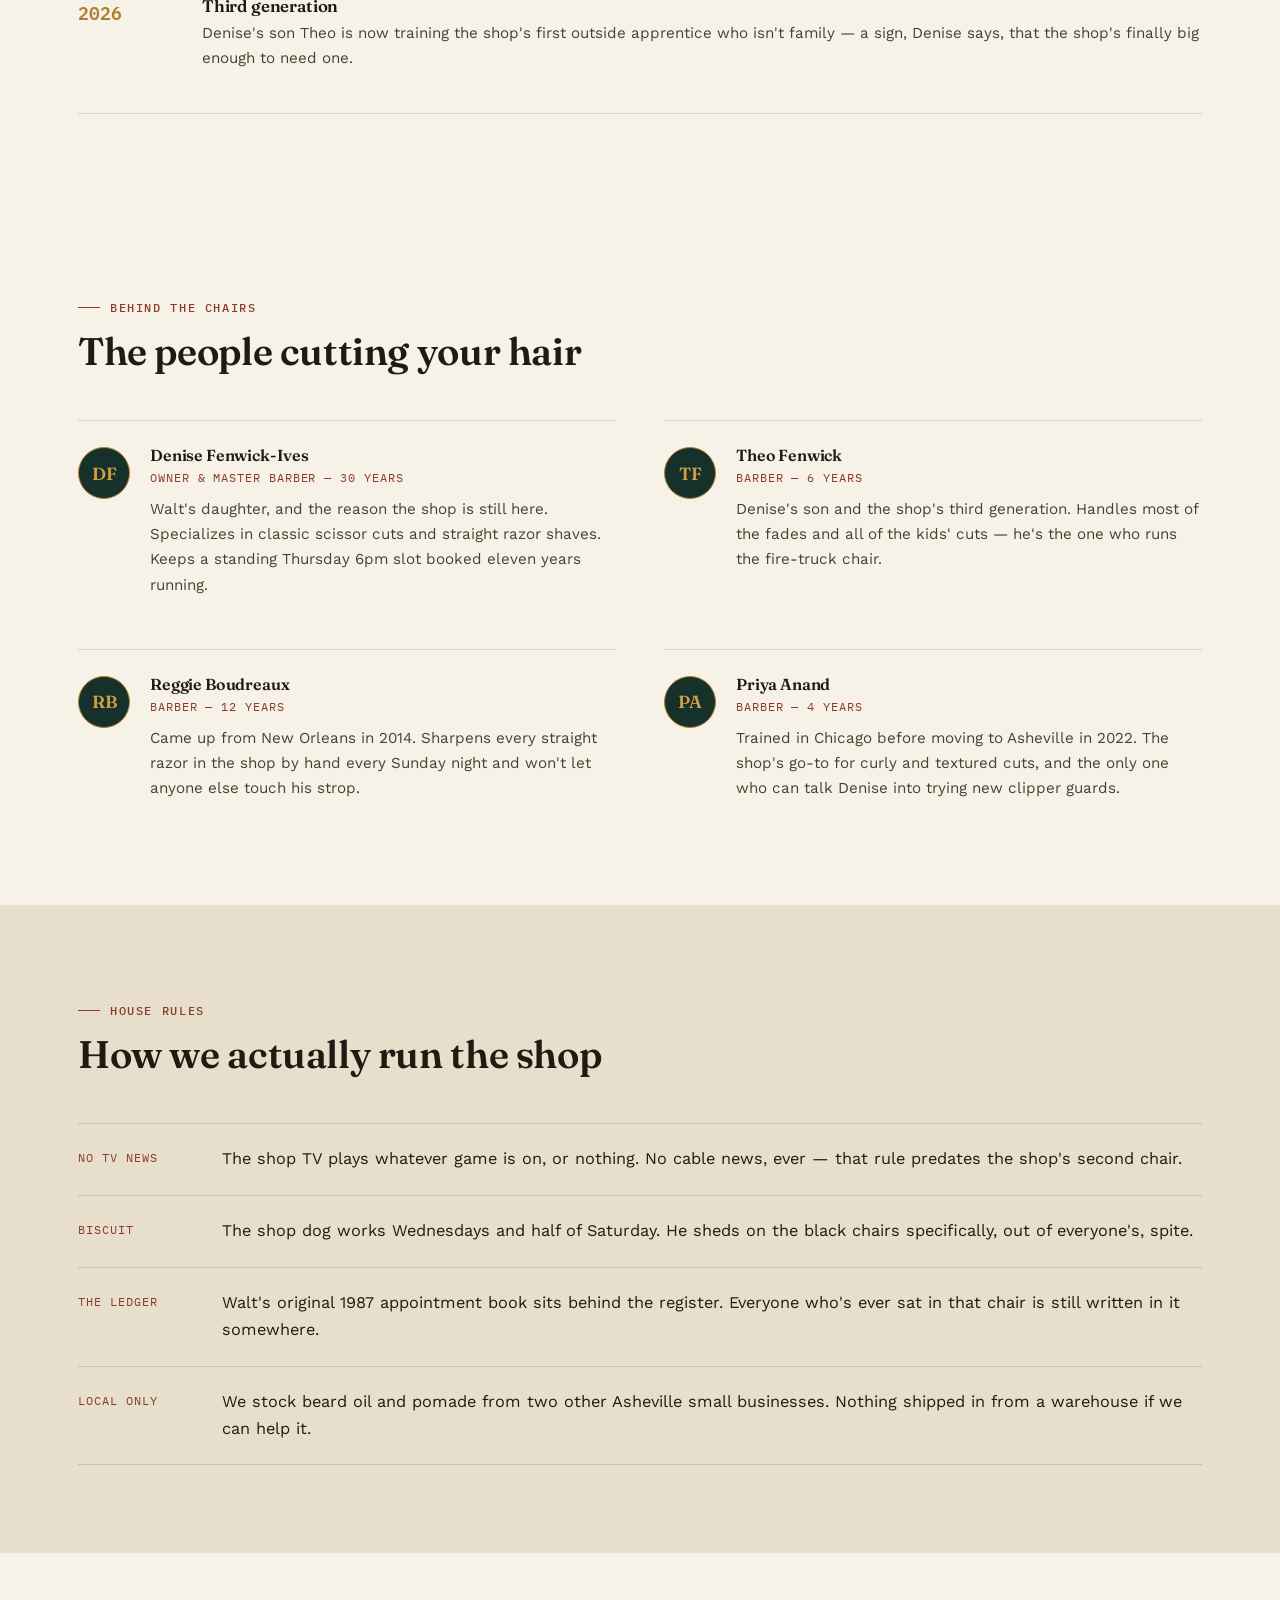
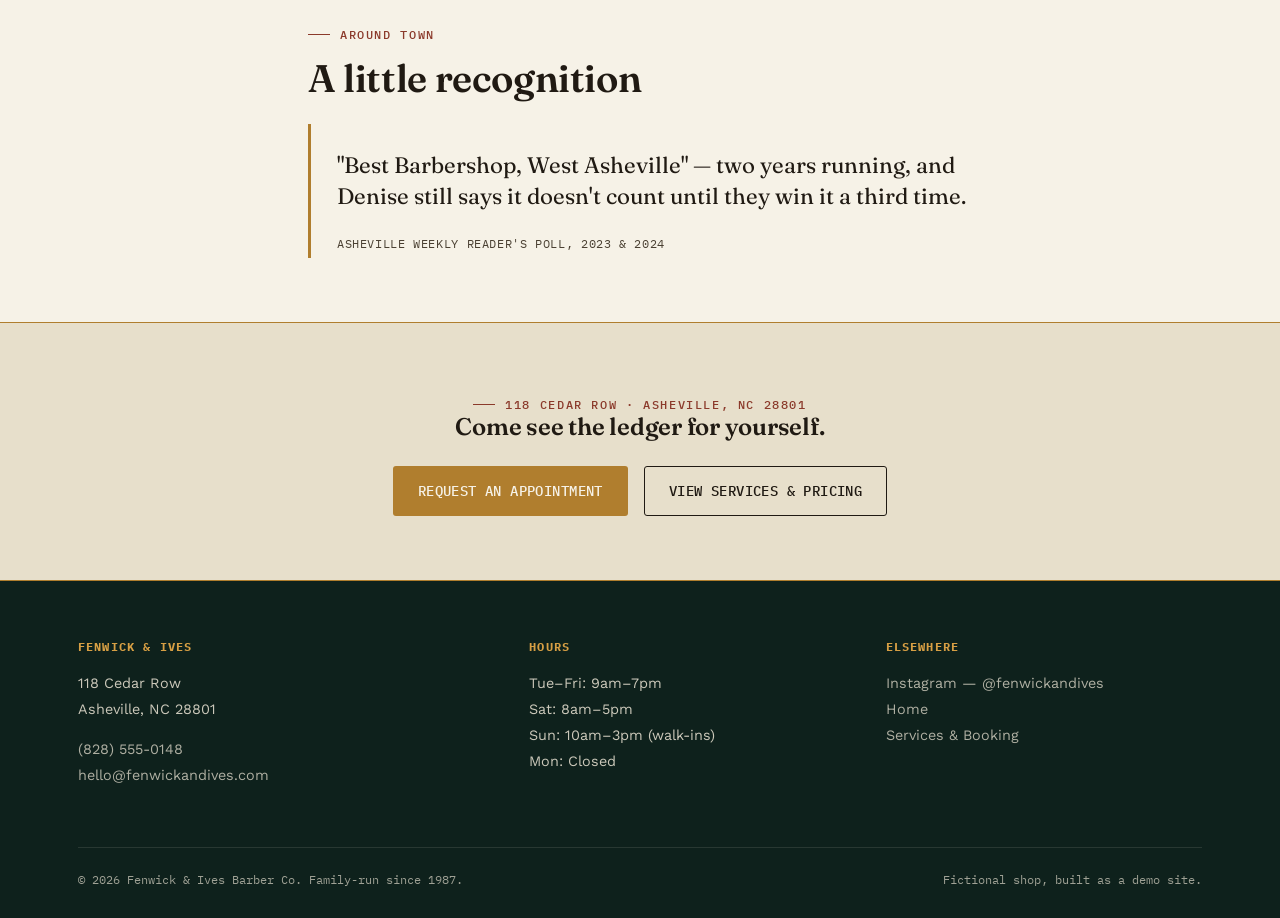
<file: fenwick-ives-barbershop/about.html>
<!doctype html>
<html lang="en">
<head>
<meta charset="UTF-8">
<meta name="viewport" content="width=device-width, initial-scale=1.0">
<title>Our Story | Fenwick &amp; Ives Barber Co.</title>
<meta name="description" content="How a two-chair shop on Haywood Road became Fenwick &amp; Ives — the barbers, the timeline, and how the shop is actually run.">
<link rel="stylesheet" href="styles.css">
</head>
<body>

<header class="site-header">
  <div class="wrap">
    <a class="brand" href="index.html">
      <span class="brand-badge">F&amp;I</span>
      <span class="brand-text">
        <span class="brand-name">Fenwick &amp; Ives</span>
        <span class="brand-sub">Barber Co. — Est. 1987</span>
      </span>
    </a>
    <nav class="main-nav" id="main-nav">
      <a href="index.html">Home</a>
      <a href="about.html" aria-current="page">Our Story</a>
      <a href="services.html">Services &amp; Booking</a>
    </nav>
    <a class="nav-call" href="tel:+18285550148">
      <svg width="14" height="14" viewBox="0 0 24 24" fill="none" stroke="currentColor" stroke-width="2"><path d="M4 4h4l2 6-3 2c1 3 3 5 6 6l2-3 6 2v4c0 1-1 2-2 2C9 23 1 15 1 6c0-1 1-2 2-2z"/></svg>
      (828) 555-0148
    </a>
    <button class="nav-toggle" aria-label="Toggle navigation" aria-expanded="false">
      <svg width="18" height="18" viewBox="0 0 24 24" fill="none" stroke="currentColor" stroke-width="2"><line x1="3" y1="6" x2="21" y2="6"/><line x1="3" y1="12" x2="21" y2="12"/><line x1="3" y1="18" x2="21" y2="18"/></svg>
    </button>
  </div>
</header>

<section class="hero tight">
  <div class="wrap" style="grid-template-columns:1fr; display:block; padding-top:56px; padding-bottom:40px;">
    <span class="eyebrow hero-eyebrow">Since 1987</span>
    <h1 style="max-width:14ch; margin-top:16px;">Still the same shop. Different knees.</h1>
    <p class="lede" style="margin-top:20px;">Walt Fenwick opened with two chairs and a pole he rewired himself. Thirty-nine years and one move later, his daughter and grandson are still cutting hair three feet from where he started.</p>
  </div>
</section>

<section class="on-bone">
  <div class="wrap">
    <div class="section-head reveal">
      <span class="eyebrow">The Ledger</span>
      <h2>How we got from Haywood Road to Cedar Row</h2>
    </div>
    <div class="timeline" data-reveal-group>
      <div class="tl-row reveal">
        <div class="tl-year mono">1987</div>
        <div>
          <h4>Two chairs, one barber, one pole</h4>
          <p>Walt Fenwick opens a two-chair shop on Haywood Road with a barber pole he found at a salvage yard and rewired himself. He cuts every head of hair for the first seven years.</p>
        </div>
      </div>
      <div class="tl-row reveal">
        <div class="tl-year mono">1994</div>
        <div>
          <h4>First hire</h4>
          <p>Business is steady enough to add a second chair and hire Sam Ochoa, a barber Walt met at a trade show in Charlotte. Sam stays fourteen years.</p>
        </div>
      </div>
      <div class="tl-row reveal">
        <div class="tl-year mono">2009</div>
        <div>
          <h4>Denise takes over</h4>
          <p>Walt's daughter Denise — who'd been sweeping floors and answering phones there since she was seven — takes the shop over and renames it Fenwick &amp; Ives, after her late business partner and mentor Carl Ives.</p>
        </div>
      </div>
      <div class="tl-row reveal">
        <div class="tl-year mono">2016</div>
        <div>
          <h4>The move</h4>
          <p>The Haywood Road building sells to a condo developer. Denise finds a storefront four blocks over on Cedar Row and the whole shop — pole, chairs, and the original 1987 ledger book — moves in one weekend.</p>
        </div>
      </div>
      <div class="tl-row reveal">
        <div class="tl-year mono">2021</div>
        <div>
          <h4>Four chairs, record wall, reopened</h4>
          <p>A remodel adds a third and fourth chair, a wall of Denise's father's record collection, and gets the original pole restored a second time by a specialist in Knoxville.</p>
        </div>
      </div>
      <div class="tl-row reveal">
        <div class="tl-year mono">2026</div>
        <div>
          <h4>Third generation</h4>
          <p>Denise's son Theo is now training the shop's first outside apprentice who isn't family — a sign, Denise says, that the shop's finally big enough to need one.</p>
        </div>
      </div>
    </div>
  </div>
</section>

<section class="on-bone">
  <div class="wrap">
    <div class="section-head reveal">
      <span class="eyebrow">Behind The Chairs</span>
      <h2>The people cutting your hair</h2>
    </div>
    <div class="team-grid" data-reveal-group>
      <div class="team-card reveal">
        <span class="team-badge">DF</span>
        <div>
          <h4>Denise Fenwick-Ives</h4>
          <div class="team-role mono">Owner &amp; Master Barber — 30 years</div>
          <p>Walt's daughter, and the reason the shop is still here. Specializes in classic scissor cuts and straight razor shaves. Keeps a standing Thursday 6pm slot booked eleven years running.</p>
        </div>
      </div>
      <div class="team-card reveal">
        <span class="team-badge">TF</span>
        <div>
          <h4>Theo Fenwick</h4>
          <div class="team-role mono">Barber — 6 years</div>
          <p>Denise's son and the shop's third generation. Handles most of the fades and all of the kids' cuts — he's the one who runs the fire-truck chair.</p>
        </div>
      </div>
      <div class="team-card reveal">
        <span class="team-badge">RB</span>
        <div>
          <h4>Reggie Boudreaux</h4>
          <div class="team-role mono">Barber — 12 years</div>
          <p>Came up from New Orleans in 2014. Sharpens every straight razor in the shop by hand every Sunday night and won't let anyone else touch his strop.</p>
        </div>
      </div>
      <div class="team-card reveal">
        <span class="team-badge">PA</span>
        <div>
          <h4>Priya Anand</h4>
          <div class="team-role mono">Barber — 4 years</div>
          <p>Trained in Chicago before moving to Asheville in 2022. The shop's go-to for curly and textured cuts, and the only one who can talk Denise into trying new clipper guards.</p>
        </div>
      </div>
    </div>
  </div>
</section>

<section class="on-dim">
  <div class="wrap">
    <div class="section-head reveal">
      <span class="eyebrow">House Rules</span>
      <h2>How we actually run the shop</h2>
    </div>
    <div class="value-list" data-reveal-group>
      <div class="value-row reveal">
        <div class="value-tag mono">No TV News</div>
        <p>The shop TV plays whatever game is on, or nothing. No cable news, ever — that rule predates the shop's second chair.</p>
      </div>
      <div class="value-row reveal">
        <div class="value-tag mono">Biscuit</div>
        <p>The shop dog works Wednesdays and half of Saturday. He sheds on the black chairs specifically, out of everyone's, spite.</p>
      </div>
      <div class="value-row reveal">
        <div class="value-tag mono">The Ledger</div>
        <p>Walt's original 1987 appointment book sits behind the register. Everyone who's ever sat in that chair is still written in it somewhere.</p>
      </div>
      <div class="value-row reveal">
        <div class="value-tag mono">Local Only</div>
        <p>We stock beard oil and pomade from two other Asheville small businesses. Nothing shipped in from a warehouse if we can help it.</p>
      </div>
    </div>
  </div>
</section>

<section class="on-bone tight reveal">
  <div class="wrap" style="max-width:720px;">
    <div class="section-head" style="margin-bottom:24px;">
      <span class="eyebrow">Around Town</span>
      <h2>A little recognition</h2>
    </div>
    <div class="pull-quote">
      <p class="quote-text">"Best Barbershop, West Asheville" — two years running, and Denise still says it doesn't count until they win it a third time.</p>
      <div class="quote-attr">Asheville Weekly Reader's Poll, 2023 &amp; 2024</div>
    </div>
  </div>
</section>

<section class="cta-band reveal">
  <div class="wrap">
    <span class="eyebrow">118 Cedar Row · Asheville, NC 28801</span>
    <h2>Come see the ledger for yourself.</h2>
    <div class="btn-row">
      <a class="btn btn-brass" href="services.html#booking">Request an Appointment</a>
      <a class="btn btn-line" href="services.html">View Services &amp; Pricing</a>
    </div>
  </div>
</section>

<footer class="site-footer">
  <div class="wrap">
    <div class="footer-grid">
      <div>
        <h5>Fenwick &amp; Ives</h5>
        <p>118 Cedar Row<br>Asheville, NC 28801</p>
        <p><a href="tel:+18285550148">(828) 555-0148</a><br><a href="mailto:hello@fenwickandives.com">hello@fenwickandives.com</a></p>
      </div>
      <div>
        <h5>Hours</h5>
        <p>Tue–Fri: 9am–7pm<br>Sat: 8am–5pm<br>Sun: 10am–3pm (walk-ins)<br>Mon: Closed</p>
      </div>
      <div>
        <h5>Elsewhere</h5>
        <p><a href="#">Instagram — @fenwickandives</a><br><a href="index.html">Home</a><br><a href="services.html">Services &amp; Booking</a></p>
      </div>
    </div>
    <div class="footer-bottom">
      <span>&copy; 2026 Fenwick &amp; Ives Barber Co. Family-run since 1987.</span>
      <span>Fictional shop, built as a demo site.</span>
    </div>
  </div>
</footer>

<script src="script.js"></script>
</body>
</html>
</file>
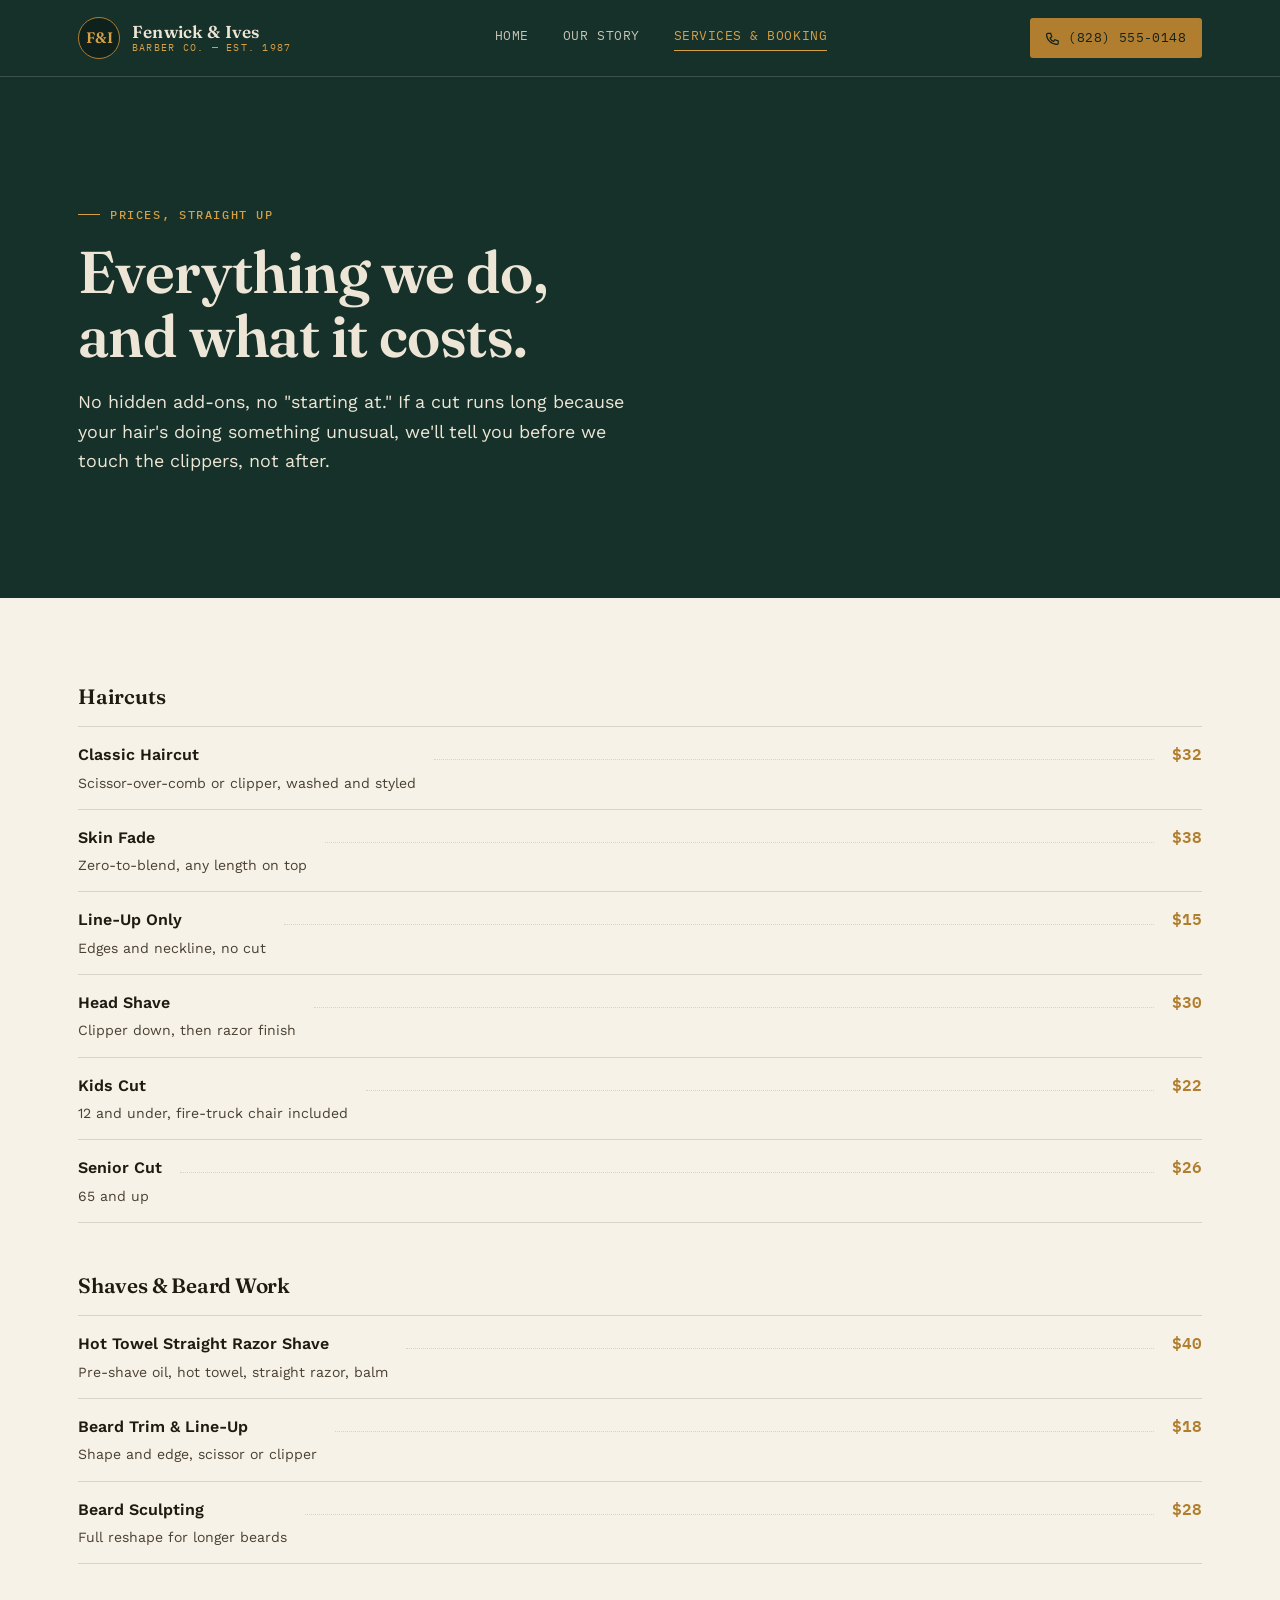
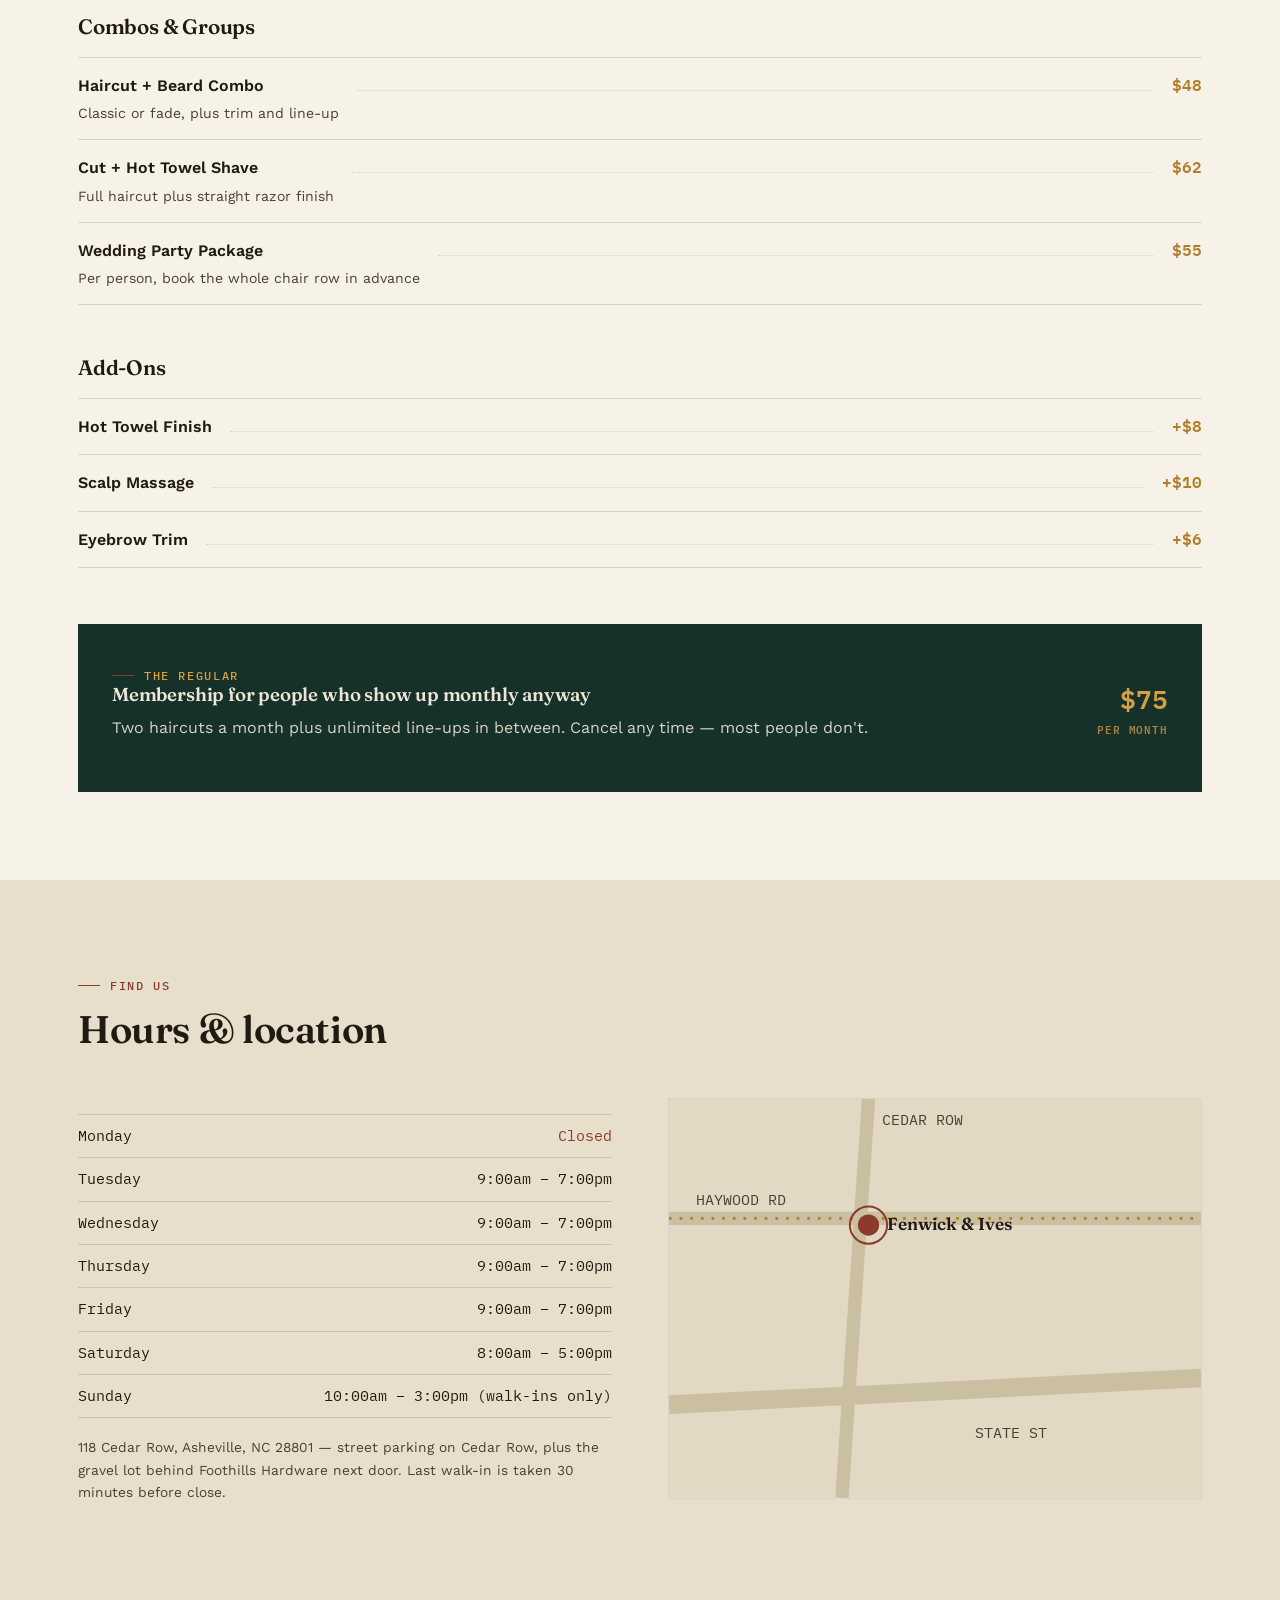
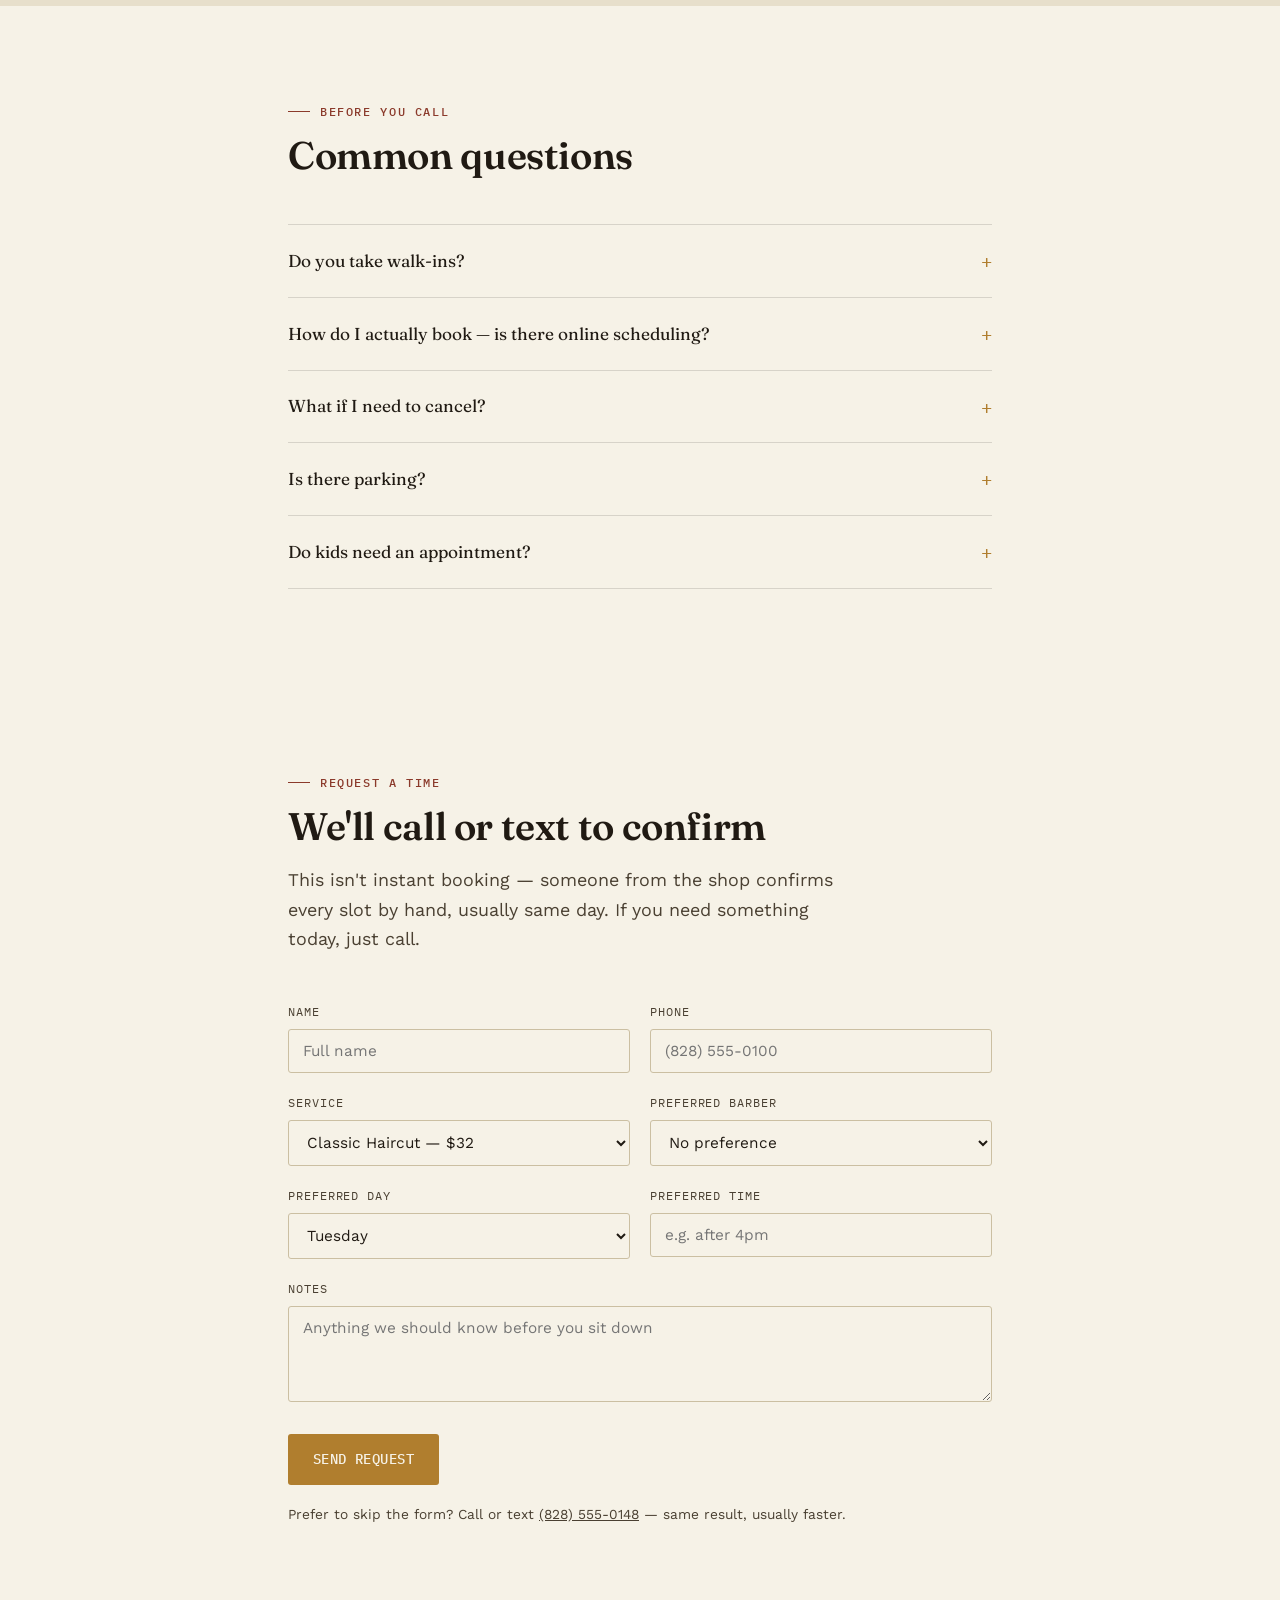
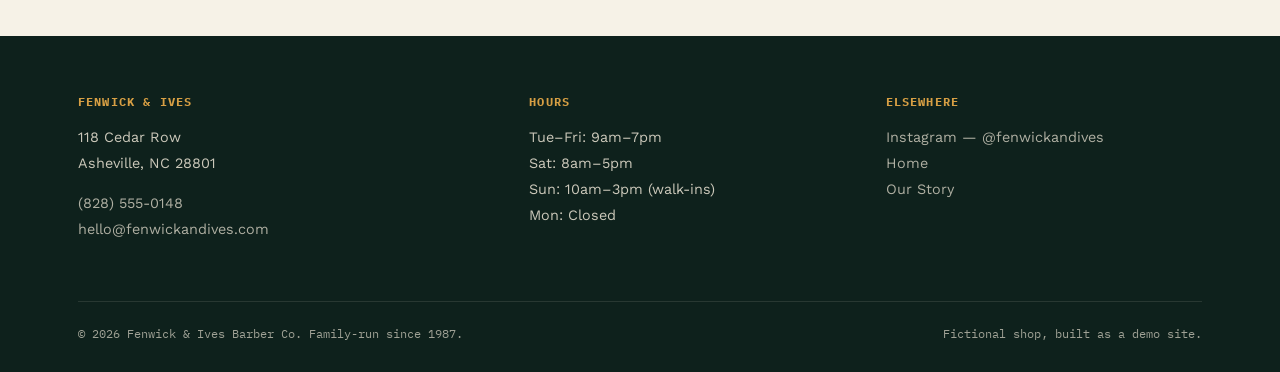
<file: fenwick-ives-barbershop/services.html>
<!doctype html>
<html lang="en">
<head>
<meta charset="UTF-8">
<meta name="viewport" content="width=device-width, initial-scale=1.0">
<title>Services &amp; Booking | Fenwick &amp; Ives Barber Co.</title>
<meta name="description" content="Full price menu, membership, hours, location and appointment requests for Fenwick &amp; Ives Barber Co. on Cedar Row, Asheville NC.">
<link rel="stylesheet" href="styles.css">
</head>
<body>

<header class="site-header">
  <div class="wrap">
    <a class="brand" href="index.html">
      <span class="brand-badge">F&amp;I</span>
      <span class="brand-text">
        <span class="brand-name">Fenwick &amp; Ives</span>
        <span class="brand-sub">Barber Co. — Est. 1987</span>
      </span>
    </a>
    <nav class="main-nav" id="main-nav">
      <a href="index.html">Home</a>
      <a href="about.html">Our Story</a>
      <a href="services.html" aria-current="page">Services &amp; Booking</a>
    </nav>
    <a class="nav-call" href="tel:+18285550148">
      <svg width="14" height="14" viewBox="0 0 24 24" fill="none" stroke="currentColor" stroke-width="2"><path d="M4 4h4l2 6-3 2c1 3 3 5 6 6l2-3 6 2v4c0 1-1 2-2 2C9 23 1 15 1 6c0-1 1-2 2-2z"/></svg>
      (828) 555-0148
    </a>
    <button class="nav-toggle" aria-label="Toggle navigation" aria-expanded="false">
      <svg width="18" height="18" viewBox="0 0 24 24" fill="none" stroke="currentColor" stroke-width="2"><line x1="3" y1="6" x2="21" y2="6"/><line x1="3" y1="12" x2="21" y2="12"/><line x1="3" y1="18" x2="21" y2="18"/></svg>
    </button>
  </div>
</header>

<section class="hero tight">
  <div class="wrap" style="grid-template-columns:1fr; display:block; padding-top:56px; padding-bottom:40px;">
    <span class="eyebrow hero-eyebrow">Prices, straight up</span>
    <h1 style="max-width:16ch; margin-top:16px;">Everything we do, and what it costs.</h1>
    <p class="lede" style="margin-top:20px;">No hidden add-ons, no "starting at." If a cut runs long because your hair's doing something unusual, we'll tell you before we touch the clippers, not after.</p>
  </div>
</section>

<section class="on-bone reveal">
  <div class="wrap">

    <div class="menu-block">
      <h3>Haircuts</h3>
      <div class="menu-list">
        <div class="menu-row">
          <div><span class="menu-row-name">Classic Haircut</span><span class="menu-row-desc">Scissor-over-comb or clipper, washed and styled</span></div>
          <div class="menu-row-fill"></div>
          <div class="menu-row-price mono">$32</div>
        </div>
        <div class="menu-row">
          <div><span class="menu-row-name">Skin Fade</span><span class="menu-row-desc">Zero-to-blend, any length on top</span></div>
          <div class="menu-row-fill"></div>
          <div class="menu-row-price mono">$38</div>
        </div>
        <div class="menu-row">
          <div><span class="menu-row-name">Line-Up Only</span><span class="menu-row-desc">Edges and neckline, no cut</span></div>
          <div class="menu-row-fill"></div>
          <div class="menu-row-price mono">$15</div>
        </div>
        <div class="menu-row">
          <div><span class="menu-row-name">Head Shave</span><span class="menu-row-desc">Clipper down, then razor finish</span></div>
          <div class="menu-row-fill"></div>
          <div class="menu-row-price mono">$30</div>
        </div>
        <div class="menu-row">
          <div><span class="menu-row-name">Kids Cut</span><span class="menu-row-desc">12 and under, fire-truck chair included</span></div>
          <div class="menu-row-fill"></div>
          <div class="menu-row-price mono">$22</div>
        </div>
        <div class="menu-row">
          <div><span class="menu-row-name">Senior Cut</span><span class="menu-row-desc">65 and up</span></div>
          <div class="menu-row-fill"></div>
          <div class="menu-row-price mono">$26</div>
        </div>
      </div>
    </div>

    <div class="menu-block">
      <h3>Shaves &amp; Beard Work</h3>
      <div class="menu-list">
        <div class="menu-row">
          <div><span class="menu-row-name">Hot Towel Straight Razor Shave</span><span class="menu-row-desc">Pre-shave oil, hot towel, straight razor, balm</span></div>
          <div class="menu-row-fill"></div>
          <div class="menu-row-price mono">$40</div>
        </div>
        <div class="menu-row">
          <div><span class="menu-row-name">Beard Trim &amp; Line-Up</span><span class="menu-row-desc">Shape and edge, scissor or clipper</span></div>
          <div class="menu-row-fill"></div>
          <div class="menu-row-price mono">$18</div>
        </div>
        <div class="menu-row">
          <div><span class="menu-row-name">Beard Sculpting</span><span class="menu-row-desc">Full reshape for longer beards</span></div>
          <div class="menu-row-fill"></div>
          <div class="menu-row-price mono">$28</div>
        </div>
      </div>
    </div>

    <div class="menu-block">
      <h3>Combos &amp; Groups</h3>
      <div class="menu-list">
        <div class="menu-row">
          <div><span class="menu-row-name">Haircut + Beard Combo</span><span class="menu-row-desc">Classic or fade, plus trim and line-up</span></div>
          <div class="menu-row-fill"></div>
          <div class="menu-row-price mono">$48</div>
        </div>
        <div class="menu-row">
          <div><span class="menu-row-name">Cut + Hot Towel Shave</span><span class="menu-row-desc">Full haircut plus straight razor finish</span></div>
          <div class="menu-row-fill"></div>
          <div class="menu-row-price mono">$62</div>
        </div>
        <div class="menu-row">
          <div><span class="menu-row-name">Wedding Party Package</span><span class="menu-row-desc">Per person, book the whole chair row in advance</span></div>
          <div class="menu-row-fill"></div>
          <div class="menu-row-price mono">$55</div>
        </div>
      </div>
    </div>

    <div class="menu-block">
      <h3>Add-Ons</h3>
      <div class="menu-list">
        <div class="menu-row">
          <div><span class="menu-row-name">Hot Towel Finish</span></div>
          <div class="menu-row-fill"></div>
          <div class="menu-row-price mono">+$8</div>
        </div>
        <div class="menu-row">
          <div><span class="menu-row-name">Scalp Massage</span></div>
          <div class="menu-row-fill"></div>
          <div class="menu-row-price mono">+$10</div>
        </div>
        <div class="menu-row">
          <div><span class="menu-row-name">Eyebrow Trim</span></div>
          <div class="menu-row-fill"></div>
          <div class="menu-row-price mono">+$6</div>
        </div>
      </div>
    </div>

    <div class="member-card">
      <div>
        <span class="eyebrow" style="color:var(--brass-bright);">The Regular</span>
        <h3>Membership for people who show up monthly anyway</h3>
        <p style="opacity:0.9; margin-top:10px;">Two haircuts a month plus unlimited line-ups in between. Cancel any time — most people don't.</p>
      </div>
      <div class="member-price mono">$75<small>per month</small></div>
    </div>

  </div>
</section>

<section class="on-dim reveal" id="hours">
  <div class="wrap">
    <div class="section-head">
      <span class="eyebrow">Find Us</span>
      <h2>Hours &amp; location</h2>
    </div>
    <div class="info-grid">
      <div>
        <table class="hours-table">
          <tr><td>Monday</td><td class="hours-closed">Closed</td></tr>
          <tr><td>Tuesday</td><td>9:00am – 7:00pm</td></tr>
          <tr><td>Wednesday</td><td>9:00am – 7:00pm</td></tr>
          <tr><td>Thursday</td><td>9:00am – 7:00pm</td></tr>
          <tr><td>Friday</td><td>9:00am – 7:00pm</td></tr>
          <tr><td>Saturday</td><td>8:00am – 5:00pm</td></tr>
          <tr><td>Sunday</td><td>10:00am – 3:00pm (walk-ins only)</td></tr>
        </table>
        <p class="form-note">118 Cedar Row, Asheville, NC 28801 — street parking on Cedar Row, plus the gravel lot behind Foothills Hardware next door. Last walk-in is taken 30 minutes before close.</p>
      </div>
      <div class="map-frame">
        <svg viewBox="0 0 400 300" preserveAspectRatio="xMidYMid slice">
          <rect width="400" height="300" fill="#E2D9C4"/>
          <line x1="0" y1="90" x2="400" y2="90" stroke="#cbbfa2" stroke-width="10"/>
          <line x1="0" y1="230" x2="400" y2="210" stroke="#cbbfa2" stroke-width="14"/>
          <line x1="150" y1="0" x2="130" y2="300" stroke="#cbbfa2" stroke-width="10"/>
          <line x1="0" y1="90" x2="400" y2="90" stroke="#B07E2E" stroke-width="2" stroke-dasharray="2 6"/>
          <text x="20" y="80" font-family="IBM Plex Mono, monospace" font-size="11" fill="#4A4032">HAYWOOD RD</text>
          <text x="160" y="20" font-family="IBM Plex Mono, monospace" font-size="11" fill="#4A4032">CEDAR ROW</text>
          <text x="230" y="255" font-family="IBM Plex Mono, monospace" font-size="11" fill="#4A4032">STATE ST</text>
          <circle class="map-pin" cx="150" cy="95" r="8" fill="#8B3A2B"/>
          <circle cx="150" cy="95" r="14" fill="none" stroke="#8B3A2B" stroke-width="1.5"/>
          <text x="164" y="99" font-family="Fraunces, serif" font-size="13" fill="#201A13" font-weight="600">Fenwick &amp; Ives</text>
        </svg>
      </div>
    </div>
  </div>
</section>

<section class="on-bone reveal">
  <div class="wrap" style="max-width:760px;">
    <div class="section-head">
      <span class="eyebrow">Before You Call</span>
      <h2>Common questions</h2>
    </div>
    <div class="faq-list">
      <div class="faq-item" data-open="false">
        <button class="faq-q" aria-expanded="false">Do you take walk-ins?<span class="plus">+</span></button>
        <div class="faq-a"><p>Yes, every day we're open. Weekday afternoons after 3pm and all day Sunday are walk-in only — no appointments taken those slots. Mornings and Saturdays fill up with bookings, so call ahead if you want a specific time.</p></div>
      </div>
      <div class="faq-item" data-open="false">
        <button class="faq-q" aria-expanded="false">How do I actually book — is there online scheduling?<span class="plus">+</span></button>
        <div class="faq-a"><p>Not yet. Use the request form below or call (828) 555-0148 and we'll confirm your slot by phone or text within one business day. For shaves specifically, we ask that you call rather than use the form.</p></div>
      </div>
      <div class="faq-item" data-open="false">
        <button class="faq-q" aria-expanded="false">What if I need to cancel?<span class="plus">+</span></button>
        <div class="faq-a"><p>Just call or text a couple hours ahead if you can. No cancellation fee — we've never charged one and don't plan to start.</p></div>
      </div>
      <div class="faq-item" data-open="false">
        <button class="faq-q" aria-expanded="false">Is there parking?<span class="plus">+</span></button>
        <div class="faq-a"><p>Street parking runs along Cedar Row, and there's a gravel lot behind Foothills Hardware next door that we're allowed to use — just don't block their loading door.</p></div>
      </div>
      <div class="faq-item" data-open="false">
        <button class="faq-q" aria-expanded="false">Do kids need an appointment?<span class="plus">+</span></button>
        <div class="faq-a"><p>Nope, walk in any time. Every first-timer under six gets the fire-truck chair and a lollipop after, no appointment needed.</p></div>
      </div>
    </div>
  </div>
</section>

<section class="on-bone reveal" id="booking">
  <div class="wrap" style="max-width:760px;">
    <div class="section-head">
      <span class="eyebrow">Request A Time</span>
      <h2>We'll call or text to confirm</h2>
      <p class="lede">This isn't instant booking — someone from the shop confirms every slot by hand, usually same day. If you need something today, just call.</p>
    </div>
    <form id="booking-form">
      <div class="form-grid">
        <div>
          <label for="bf-name">Name</label>
          <input id="bf-name" name="name" type="text" required placeholder="Full name">
        </div>
        <div>
          <label for="bf-phone">Phone</label>
          <input id="bf-phone" name="phone" type="tel" required placeholder="(828) 555-0100">
        </div>
        <div>
          <label for="bf-service">Service</label>
          <select id="bf-service" name="service">
            <option>Classic Haircut — $32</option>
            <option>Skin Fade — $38</option>
            <option>Hot Towel Shave — $40</option>
            <option>Haircut + Beard Combo — $48</option>
            <option>Kids Cut — $22</option>
            <option>Not sure yet</option>
          </select>
        </div>
        <div>
          <label for="bf-barber">Preferred Barber</label>
          <select id="bf-barber" name="barber">
            <option>No preference</option>
            <option>Denise Fenwick-Ives</option>
            <option>Theo Fenwick</option>
            <option>Reggie Boudreaux</option>
            <option>Priya Anand</option>
          </select>
        </div>
        <div>
          <label for="bf-day">Preferred Day</label>
          <select id="bf-day">
            <option>Tuesday</option>
            <option>Wednesday</option>
            <option>Thursday</option>
            <option>Friday</option>
            <option>Saturday</option>
            <option>Sunday (walk-in only)</option>
          </select>
        </div>
        <div>
          <label for="bf-time">Preferred Time</label>
          <input id="bf-time" name="time" type="text" placeholder="e.g. after 4pm">
        </div>
        <div class="full">
          <label for="bf-notes">Notes</label>
          <textarea id="bf-notes" name="notes" placeholder="Anything we should know before you sit down"></textarea>
        </div>
      </div>
      <div style="margin-top:24px;">
        <button class="btn btn-brass" type="submit">Send Request</button>
      </div>
      <p class="form-note">Prefer to skip the form? Call or text <a href="tel:+18285550148" style="text-decoration:underline;">(828) 555-0148</a> — same result, usually faster.</p>
    </form>
    <div class="confirm-box" id="booking-confirm">
      <strong>Thanks, <span class="confirm-name">friend</span>.</strong>
      <p style="margin:8px 0 0;">We've got your request for <span class="confirm-day">your preferred day</span>. Someone from the shop will call or text within one business day to confirm your time. If it's urgent, just call (828) 555-0148.</p>
    </div>
  </div>
</section>

<footer class="site-footer">
  <div class="wrap">
    <div class="footer-grid">
      <div>
        <h5>Fenwick &amp; Ives</h5>
        <p>118 Cedar Row<br>Asheville, NC 28801</p>
        <p><a href="tel:+18285550148">(828) 555-0148</a><br><a href="mailto:hello@fenwickandives.com">hello@fenwickandives.com</a></p>
      </div>
      <div>
        <h5>Hours</h5>
        <p>Tue–Fri: 9am–7pm<br>Sat: 8am–5pm<br>Sun: 10am–3pm (walk-ins)<br>Mon: Closed</p>
      </div>
      <div>
        <h5>Elsewhere</h5>
        <p><a href="#">Instagram — @fenwickandives</a><br><a href="index.html">Home</a><br><a href="about.html">Our Story</a></p>
      </div>
    </div>
    <div class="footer-bottom">
      <span>&copy; 2026 Fenwick &amp; Ives Barber Co. Family-run since 1987.</span>
      <span>Fictional shop, built as a demo site.</span>
    </div>
  </div>
</footer>

<script src="script.js"></script>
</body>
</html>
</file>
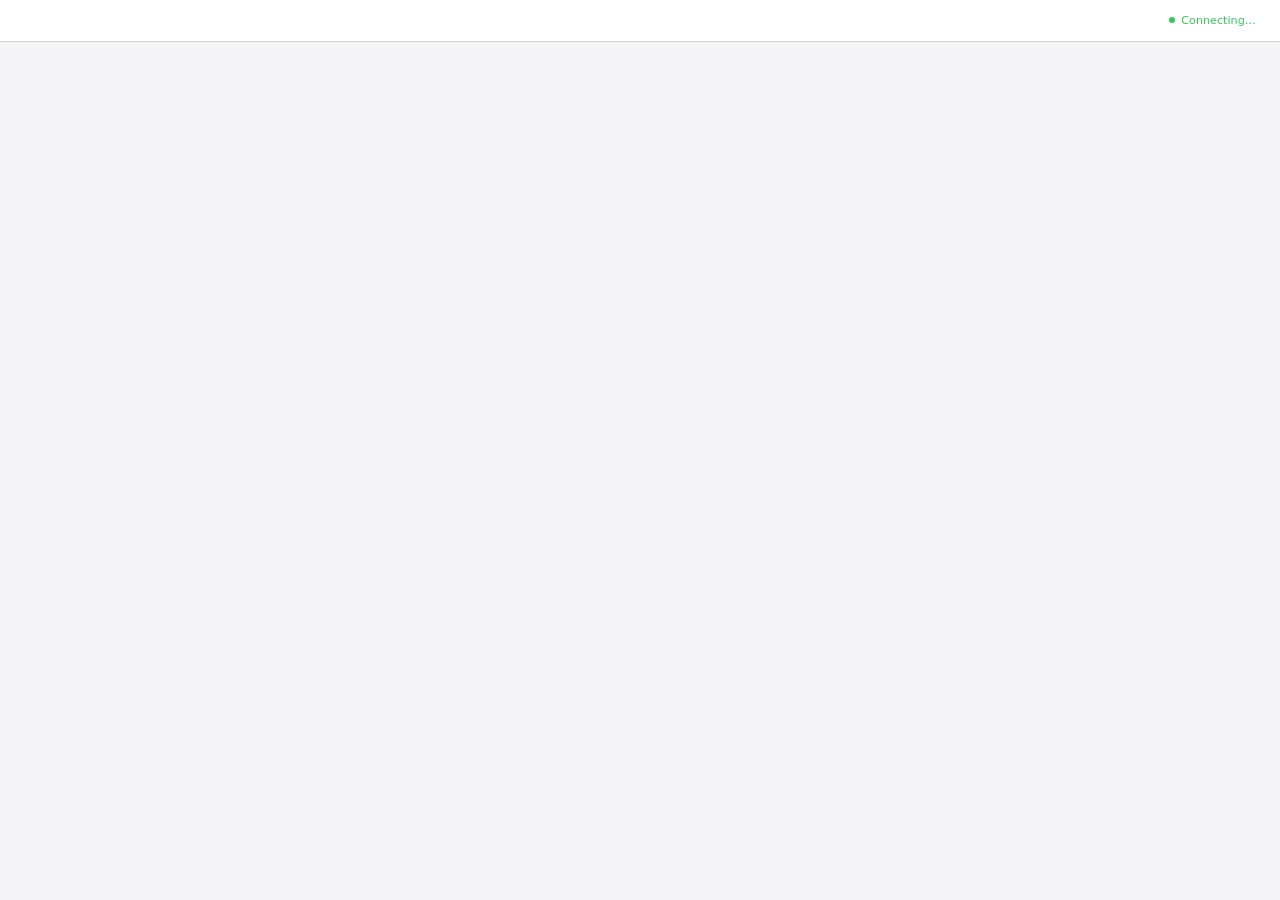
<file: .claude/skills/brainstorming/scripts/frame-template.html>
<!DOCTYPE html>
<html>
<head>
  <meta charset="utf-8">
  <title>Superpowers Brainstorming</title>
  <style>
    /*
     * BRAINSTORM COMPANION FRAME TEMPLATE
     *
     * This template provides a consistent frame with:
     * - OS-aware light/dark theming
     * - Header branding and connection status
     * - Scrollable main content area
     * - CSS helpers for common UI patterns
     *
     * Content is injected via placeholder comment in #frame-content.
     */

    * { box-sizing: border-box; margin: 0; padding: 0; }
    html, body { height: 100%; overflow: hidden; }

    /* ===== THEME VARIABLES ===== */
    :root {
      --bg-primary: #f5f5f7;
      --bg-secondary: #ffffff;
      --bg-tertiary: #e5e5e7;
      --border: #d1d1d6;
      --text-primary: #1d1d1f;
      --text-secondary: #86868b;
      --text-tertiary: #aeaeb2;
      --accent: #0071e3;
      --accent-hover: #0077ed;
      --success: #34c759;
      --warning: #ff9f0a;
      --error: #ff3b30;
      --selected-bg: #e8f4fd;
      --selected-border: #0071e3;
    }

    @media (prefers-color-scheme: dark) {
      :root {
        --bg-primary: #1d1d1f;
        --bg-secondary: #2d2d2f;
        --bg-tertiary: #3d3d3f;
        --border: #424245;
        --text-primary: #f5f5f7;
        --text-secondary: #86868b;
        --text-tertiary: #636366;
        --accent: #0a84ff;
        --accent-hover: #409cff;
        --selected-bg: rgba(10, 132, 255, 0.15);
        --selected-border: #0a84ff;
      }
    }

    body {
      font-family: system-ui, -apple-system, BlinkMacSystemFont, sans-serif;
      background: var(--bg-primary);
      color: var(--text-primary);
      display: flex;
      flex-direction: column;
      line-height: 1.5;
    }

    /* ===== FRAME STRUCTURE ===== */
    .brand { display: flex; align-items: center; min-width: 0; overflow: hidden; color: var(--text-secondary); line-height: 1; }
    .brand a { color: inherit; text-decoration: none; display: flex; align-items: center; gap: 0.5rem; min-width: 0; max-width: 100%; line-height: 1; }
    .brand-copy { display: block; min-width: 0; overflow: hidden; text-overflow: ellipsis; white-space: nowrap; line-height: 1; transform: translateY(-1px); }
    .brand-logo { display: block; height: 1em; width: auto; max-width: 180px; flex-shrink: 0; filter: invert(1); }
    @media (prefers-color-scheme: dark) {
      .brand-logo { filter: none; }
    }
    .status { font-size: 0.7rem; color: var(--status-color, var(--success)); display: flex; align-items: center; gap: 0.4rem; justify-self: end; white-space: nowrap; line-height: 1; }
    .status::before { content: ''; width: 6px; height: 6px; background: var(--status-color, var(--success)); border-radius: 50%; }

    .main { flex: 1; overflow-y: auto; }
    #frame-content { padding: 2rem; min-height: 100%; }

    .header {
      background: var(--bg-secondary);
      border-bottom: 1px solid var(--border);
      padding: 0.5rem 1.5rem;
      flex-shrink: 0;
      display: grid;
      grid-template-columns: minmax(0, 1fr) auto;
      align-items: center;
      gap: 1rem;
      min-height: 42px;
    }
    .header .brand { justify-self: start; width: 100%; font-size: 0.75rem; line-height: 1; }
    .header .status { grid-column: 2; line-height: 1; }
    .header span {
      font-size: 0.75rem;
      color: var(--text-secondary);
    }
    .header .selected-text {
      color: var(--accent);
      font-weight: 500;
    }

    /* ===== TYPOGRAPHY ===== */
    h2 { font-size: 1.5rem; font-weight: 600; margin-bottom: 0.5rem; }
    h3 { font-size: 1.1rem; font-weight: 600; margin-bottom: 0.25rem; }
    .subtitle { color: var(--text-secondary); margin-bottom: 1.5rem; }
    .section { margin-bottom: 2rem; }
    .label { font-size: 0.7rem; color: var(--text-secondary); text-transform: uppercase; letter-spacing: 0.05em; margin-bottom: 0.5rem; }

    /* ===== OPTIONS (for A/B/C choices) ===== */
    .options { display: flex; flex-direction: column; gap: 0.75rem; }
    .option {
      background: var(--bg-secondary);
      border: 2px solid var(--border);
      border-radius: 12px;
      padding: 1rem 1.25rem;
      cursor: pointer;
      transition: all 0.15s ease;
      display: flex;
      align-items: flex-start;
      gap: 1rem;
    }
    .option:hover { border-color: var(--accent); }
    .option.selected { background: var(--selected-bg); border-color: var(--selected-border); }
    .option .letter {
      background: var(--bg-tertiary);
      color: var(--text-secondary);
      width: 1.75rem; height: 1.75rem;
      border-radius: 6px;
      display: flex; align-items: center; justify-content: center;
      font-weight: 600; font-size: 0.85rem; flex-shrink: 0;
    }
    .option.selected .letter { background: var(--accent); color: white; }
    .option .content { flex: 1; }
    .option .content h3 { font-size: 0.95rem; margin-bottom: 0.15rem; }
    .option .content p { color: var(--text-secondary); font-size: 0.85rem; margin: 0; }

    /* ===== CARDS (for showing designs/mockups) ===== */
    .cards { display: grid; grid-template-columns: repeat(auto-fit, minmax(280px, 1fr)); gap: 1rem; }
    .card {
      background: var(--bg-secondary);
      border: 1px solid var(--border);
      border-radius: 12px;
      overflow: hidden;
      cursor: pointer;
      transition: all 0.15s ease;
    }
    .card:hover { border-color: var(--accent); transform: translateY(-2px); box-shadow: 0 4px 12px rgba(0,0,0,0.1); }
    .card.selected { border-color: var(--selected-border); border-width: 2px; }
    .card-image { background: var(--bg-tertiary); aspect-ratio: 16/10; display: flex; align-items: center; justify-content: center; }
    .card-body { padding: 1rem; }
    .card-body h3 { margin-bottom: 0.25rem; }
    .card-body p { color: var(--text-secondary); font-size: 0.85rem; }

    /* ===== MOCKUP CONTAINER ===== */
    .mockup {
      background: var(--bg-secondary);
      border: 1px solid var(--border);
      border-radius: 12px;
      overflow: hidden;
      margin-bottom: 1.5rem;
    }
    .mockup-header {
      background: var(--bg-tertiary);
      padding: 0.5rem 1rem;
      font-size: 0.75rem;
      color: var(--text-secondary);
      border-bottom: 1px solid var(--border);
    }
    .mockup-body { padding: 1.5rem; }

    /* ===== SPLIT VIEW (side-by-side comparison) ===== */
    .split { display: grid; grid-template-columns: 1fr 1fr; gap: 1.5rem; }
    @media (max-width: 700px) { .split { grid-template-columns: 1fr; } }

    /* ===== PROS/CONS ===== */
    .pros-cons { display: grid; grid-template-columns: 1fr 1fr; gap: 1rem; margin: 1rem 0; }
    .pros, .cons { background: var(--bg-secondary); border-radius: 8px; padding: 1rem; }
    .pros h4 { color: var(--success); font-size: 0.85rem; margin-bottom: 0.5rem; }
    .cons h4 { color: var(--error); font-size: 0.85rem; margin-bottom: 0.5rem; }
    .pros ul, .cons ul { margin-left: 1.25rem; font-size: 0.85rem; color: var(--text-secondary); }
    .pros li, .cons li { margin-bottom: 0.25rem; }

    /* ===== PLACEHOLDER (for mockup areas) ===== */
    .placeholder {
      background: var(--bg-tertiary);
      border: 2px dashed var(--border);
      border-radius: 8px;
      padding: 2rem;
      text-align: center;
      color: var(--text-tertiary);
    }

    /* ===== INLINE MOCKUP ELEMENTS ===== */
    .mock-nav { background: var(--accent); color: white; padding: 0.75rem 1rem; display: flex; gap: 1.5rem; font-size: 0.9rem; }
    .mock-sidebar { background: var(--bg-tertiary); padding: 1rem; min-width: 180px; }
    .mock-content { padding: 1.5rem; flex: 1; }
    .mock-button { background: var(--accent); color: white; border: none; padding: 0.5rem 1rem; border-radius: 6px; font-size: 0.85rem; }
    .mock-input { background: var(--bg-primary); border: 1px solid var(--border); border-radius: 6px; padding: 0.5rem; width: 100%; }
  </style>
</head>
<body>
  <div class="header">
    <!-- BRANDING -->
    <div class="status">Connecting…</div>
  </div>

  <div class="main">
    <div id="frame-content">
      <!-- CONTENT -->
    </div>
  </div>

</body>
</html>
</file>
<file: fenwick-ives-barbershop/styles.css>
/* Fenwick & Ives Barber Co. — brand stylesheet
   Fixed brand palette (pine / brass / bone) — not theme-adaptive by design,
   the way an actual small shop's site would be. Dark pine is used only for
   the header, hero, ticker strip and footer — everything else lives on one
   calm paper surface with hairline rules, so the whole site reads as one
   simple system instead of a stack of different card styles. */

@import url('https://fonts.googleapis.com/css2?family=Fraunces:ital,opsz,wght@0,9..144,300..900;1,9..144,300..900&family=Work+Sans:wght@400;500;600;700&family=IBM+Plex+Mono:wght@400;500;600&display=swap');

:root{
  --pine:#16302A;
  --pine-deep:#0E211C;
  --pine-soft:#21473D;
  --bone:#EDE6D6;
  --bone-dim:#E7DFCB;
  --paper:#F6F2E7;
  --ink:#201A13;
  --ink-soft:#4A4032;
  --brass:#B07E2E;
  --brass-bright:#D79F44;
  --clay:#8B3A2B;
  --line: rgba(32,26,19,0.14);
  --line-dark: rgba(237,230,214,0.18);
  --shadow: 0 18px 40px -22px rgba(14,33,28,0.45);
  --radius: 3px;
  --ease: cubic-bezier(.22,.9,.32,1);
}

*,*::before,*::after{ box-sizing:border-box; }
html{ scroll-behavior:smooth; }
@media (prefers-reduced-motion: reduce){
  html{ scroll-behavior:auto; }
  *,*::before,*::after{ animation-duration:0.001ms !important; animation-iteration-count:1 !important; transition-duration:0.001ms !important; scroll-behavior:auto !important; }
}

body{
  margin:0;
  background:var(--paper);
  color:var(--ink);
  font-family:'Work Sans', ui-sans-serif, system-ui, sans-serif;
  font-size:1rem;
  line-height:1.65;
  -webkit-font-smoothing:antialiased;
  opacity:0;
  animation:body-in 0.7s var(--ease) 0.05s forwards;
}
@keyframes body-in{ from{ opacity:0; transform:translateY(6px);} to{ opacity:1; transform:none; } }

img{ max-width:100%; display:block; }
a{ color:inherit; text-decoration:none; }
ul{ margin:0; padding:0; list-style:none; }
button{ font:inherit; }

.wrap{ max-width:1180px; margin:0 auto; padding:0 28px; }

h1,h2,h3,h4{
  font-family:'Fraunces', Georgia, serif;
  font-weight:600;
  line-height:1.08;
  letter-spacing:-0.01em;
  margin:0;
  text-wrap:balance;
  color:var(--ink);
}
em{ font-style:italic; color:var(--brass); }

.eyebrow{
  font-family:'IBM Plex Mono', ui-monospace, monospace;
  text-transform:uppercase;
  letter-spacing:0.14em;
  font-size:0.72rem;
  font-weight:500;
  color:var(--clay);
  display:inline-flex;
  align-items:center;
  gap:10px;
}
.eyebrow::before{
  content:"";
  width:22px; height:1px;
  background:var(--clay);
  display:inline-block;
}
.on-dark .eyebrow, .hero .eyebrow{ color:var(--brass-bright); }
.on-dark .eyebrow::before, .hero .eyebrow::before{ background:var(--brass-bright); }

.mono{ font-family:'IBM Plex Mono', ui-monospace, monospace; font-variant-numeric:tabular-nums; }

p.lede{ font-size:1.12rem; color:var(--ink-soft); max-width:52ch; }

/* ---------- buttons ---------- */
.btn{
  display:inline-flex; align-items:center; gap:10px;
  padding:13px 24px;
  font-family:'IBM Plex Mono', ui-monospace, monospace;
  font-size:0.86rem; font-weight:500; letter-spacing:0.03em; text-transform:uppercase;
  border-radius:var(--radius);
  border:1px solid transparent;
  cursor:pointer;
  transition:transform 0.25s var(--ease), background-color 0.2s ease, color 0.2s ease, border-color 0.2s ease, box-shadow 0.25s var(--ease);
}
.btn-brass{ background:var(--brass); color:var(--paper); }
.btn-brass:hover{ background:var(--brass-bright); transform:translateY(-2px); box-shadow:0 10px 22px -10px rgba(176,126,46,0.55); }
.btn-brass:active{ transform:translateY(0); }
.btn-line{ background:transparent; border-color:currentColor; color:var(--ink); }
.btn-line:hover{ background:var(--ink); color:var(--paper); transform:translateY(-2px); }
.btn-line:active{ transform:translateY(0); }
.on-dark .btn-line{ color:var(--bone); }
.on-dark .btn-line:hover{ background:var(--bone); color:var(--pine-deep); }

/* ---------- header ---------- */
.site-header{
  position:sticky; top:0; z-index:50;
  background:var(--pine);
  border-bottom:1px solid var(--line-dark);
  transition:height 0.25s var(--ease);
}
.site-header .wrap{
  display:flex; align-items:center; justify-content:space-between;
  height:76px;
  transition:height 0.25s var(--ease);
}
.site-header.scrolled .wrap{ height:60px; }

.brand{ display:flex; align-items:center; gap:12px; color:var(--bone); cursor:pointer; }
.brand-badge{
  width:42px; height:42px; border-radius:50%;
  background:var(--pine-deep);
  border:1px solid var(--brass);
  display:flex; align-items:center; justify-content:center;
  font-family:'Fraunces', serif; font-weight:600; font-size:0.95rem; color:var(--brass-bright);
  flex:none;
  transition:transform 0.4s var(--ease), border-color 0.3s ease;
}
.brand:hover .brand-badge{ transform:rotate(-14deg); border-color:var(--brass-bright); }
.brand-text{ display:flex; flex-direction:column; line-height:1.15; }
.brand-name{ font-family:'Fraunces', serif; font-weight:600; font-size:1.08rem; letter-spacing:0.01em; }
.brand-sub{ font-family:'IBM Plex Mono', monospace; font-size:0.65rem; letter-spacing:0.12em; text-transform:uppercase; color:var(--brass-bright); }

.main-nav{ display:flex; align-items:center; gap:34px; }
.main-nav a{
  position:relative;
  font-family:'IBM Plex Mono', monospace; font-size:0.82rem; letter-spacing:0.04em; text-transform:uppercase;
  color:var(--bone); opacity:0.82;
  padding-bottom:4px;
  cursor:pointer;
}
.main-nav a::after{
  content:"";
  position:absolute; left:0; right:100%; bottom:0; height:1px;
  background:var(--brass-bright);
  transition:right 0.3s var(--ease);
}
.main-nav a:hover{ opacity:1; }
.main-nav a:hover::after{ right:0; }
.main-nav a[aria-current="page"]{ opacity:1; color:var(--brass-bright); }
.main-nav a[aria-current="page"]::after{ right:0; background:var(--brass-bright); }

.nav-call{
  display:inline-flex; align-items:center; gap:8px;
  font-family:'IBM Plex Mono', monospace; font-size:0.82rem; letter-spacing:0.03em;
  color:var(--pine-deep); background:var(--brass);
  padding:9px 16px; border-radius:var(--radius);
  transition:background-color 0.2s ease, transform 0.25s var(--ease);
}
.nav-call:hover{ background:var(--brass-bright); transform:translateY(-2px); }

.nav-toggle{ display:none; background:none; border:1px solid var(--line-dark); color:var(--bone); border-radius:var(--radius); padding:8px 10px; cursor:pointer; }
.nav-toggle svg line{ transition:transform 0.25s var(--ease), opacity 0.2s ease; transform-origin:12px 12px; }
.nav-toggle[aria-expanded="true"] svg line:nth-child(1){ transform:translateY(6px) rotate(45deg); }
.nav-toggle[aria-expanded="true"] svg line:nth-child(2){ opacity:0; }
.nav-toggle[aria-expanded="true"] svg line:nth-child(3){ transform:translateY(-6px) rotate(-45deg); }

@media (max-width: 860px){
  .main-nav{
    position:absolute; top:76px; left:0; right:0;
    background:var(--pine); border-bottom:1px solid var(--line-dark);
    flex-direction:column; align-items:flex-start; gap:0;
    padding:0 28px;
    max-height:0; overflow:hidden;
    transition:max-height 0.35s var(--ease);
  }
  .main-nav.open{ max-height:260px; padding:6px 28px 18px; }
  .main-nav a{ width:100%; padding:12px 0; border-bottom:1px solid var(--line-dark); }
  .main-nav a::after{ display:none; }
  .nav-toggle{ display:inline-flex; }
  .nav-call{ display:none; }
}

/* ---------- hero ---------- */
.hero{
  background:var(--pine);
  color:var(--bone);
  position:relative;
  overflow:hidden;
}
.hero .wrap{
  display:grid; grid-template-columns:1.15fr 0.85fr; gap:56px;
  align-items:center;
  padding-top:76px; padding-bottom:64px;
}
.hero h1{ color:var(--bone); font-size:clamp(2.4rem, 4.6vw, 4rem); margin-top:18px; }
.hero .lede{ color:var(--bone); opacity:0.86; margin-top:20px; }
.hero-actions{ display:flex; gap:16px; margin-top:32px; flex-wrap:wrap; }

.hero-eyebrow, .hero h1, .hero .lede, .hero-actions{
  opacity:0; transform:translateY(16px);
  animation:hero-in 0.7s var(--ease) forwards;
}
.hero-eyebrow{ animation-delay:0.1s; }
.hero h1{ animation-delay:0.22s; }
.hero .lede{ animation-delay:0.34s; }
.hero-actions{ animation-delay:0.46s; }
@keyframes hero-in{ to{ opacity:1; transform:none; } }

.hero-figure{ display:flex; justify-content:center; }
.pole-wrap{
  display:flex; flex-direction:column; align-items:center; gap:6px;
  transform-origin:bottom center;
  animation:pole-sway 6s ease-in-out infinite;
  opacity:0; animation:pole-sway 6s ease-in-out 0.6s infinite, pole-fade 0.8s var(--ease) 0.5s forwards;
}
@keyframes pole-fade{ to{ opacity:1; } }
@keyframes pole-sway{ 0%,100%{ transform:rotate(-1.4deg); } 50%{ transform:rotate(1.4deg); } }
.pole{
  width:120px; height:300px;
  border-radius:60px;
  border:6px solid var(--brass);
  overflow:hidden;
  position:relative;
  box-shadow:var(--shadow);
  background:var(--pine-deep);
  animation:pole-glow 3.4s ease-in-out infinite;
}
@keyframes pole-glow{
  0%,100%{ box-shadow:var(--shadow), 0 0 0 rgba(215,159,68,0); }
  50%{ box-shadow:var(--shadow), 0 0 28px rgba(215,159,68,0.35); }
}
.pole::before{
  content:"";
  position:absolute; inset:-40px -10px;
  background:repeating-linear-gradient(45deg,
    #b23b2b 0 26px,
    var(--bone) 26px 52px,
    var(--pine-soft) 52px 78px);
  animation:pole-spin 5s linear infinite;
}
@keyframes pole-spin{ from{ transform:translateY(0); } to{ transform:translateY(-104px); } }
.pole-cap{ width:80px; height:22px; background:var(--brass); border-radius:6px; margin:0 auto; }

/* ---------- ticker (home only) ---------- */
.ticker{
  background:var(--pine-deep);
  border-top:1px solid var(--line-dark);
  overflow:hidden;
  padding:22px 0;
}
.ticker-track{
  display:flex; align-items:center; gap:28px; width:max-content;
  animation:ticker-scroll 26s linear infinite;
}
.ticker:hover .ticker-track{ animation-play-state:paused; }
@keyframes ticker-scroll{ from{ transform:translateX(0); } to{ transform:translateX(-50%); } }
.ticker-item{
  font-family:'Fraunces', serif; font-style:italic; font-weight:500;
  font-size:1.15rem; color:var(--bone); white-space:nowrap;
}
.ticker-dot{ color:var(--brass-bright); font-family:'IBM Plex Mono', monospace; }

/* ---------- sections ---------- */
section{ padding:88px 0; }
section.tight{ padding:64px 0; }
.section-head{ max-width:640px; margin-bottom:48px; }
.section-head h2{ font-size:clamp(1.8rem, 3vw, 2.5rem); margin-top:14px; }
.on-bone{ background:var(--paper); }
.on-dim{ background:var(--bone-dim); }
.on-dark{ background:var(--pine); color:var(--bone); }
.on-dark h2, .on-dark h3, .on-dark h4{ color:var(--bone); }
.on-dark p{ color:var(--bone); }

hr.rule{ border:none; border-top:1px solid var(--line); margin:0; }
.on-dark hr.rule{ border-top-color:var(--line-dark); }

/* stat strip (ledger numbers, sits under hero) */
.stat-strip{ background:var(--pine-deep); border-top:1px solid var(--line-dark); }
.stat-strip .wrap{ display:flex; flex-wrap:wrap; gap:0; padding:20px 28px; }
.stat-item{ flex:1 1 160px; padding:0 24px; border-left:1px solid var(--line-dark); color:var(--bone); }
.stat-item:first-child{ border-left:none; padding-left:0; }
.stat-num{ font-family:'IBM Plex Mono', monospace; font-size:1.3rem; color:var(--brass-bright); font-weight:600; }
.stat-label{ font-family:'IBM Plex Mono', monospace; font-size:0.7rem; letter-spacing:0.1em; text-transform:uppercase; opacity:0.75; margin-top:2px; }

/* quick-service rows (icon over hairline, no boxes) */
.teaser-grid{ display:grid; grid-template-columns:repeat(4,1fr); gap:36px; }
.teaser-card{ padding-top:22px; border-top:1px solid var(--line); }
.teaser-card svg{ width:28px; height:28px; stroke:var(--clay); transition:transform 0.35s var(--ease), stroke 0.25s ease; }
.teaser-card:hover svg{ transform:scale(1.15) rotate(-6deg); stroke:var(--brass); }
.teaser-card h4{ font-size:1.02rem; margin-top:16px; }
.teaser-price{ font-family:'IBM Plex Mono', monospace; color:var(--brass); font-weight:600; margin-top:6px; }
.teaser-card p{ color:var(--ink-soft); font-size:0.9rem; margin-top:8px; }
@media (max-width: 860px){ .teaser-grid{ grid-template-columns:repeat(2,1fr); } }
@media (max-width: 520px){ .teaser-grid{ grid-template-columns:1fr; } }

/* ledger value list (About: house rules) */
.value-list{ display:flex; flex-direction:column; }
.value-row{ display:grid; grid-template-columns:120px 1fr; gap:24px; padding:22px 0; border-top:1px solid var(--line); }
.value-list .value-row:last-child{ border-bottom:1px solid var(--line); }
.value-tag{ font-family:'IBM Plex Mono', monospace; font-size:0.75rem; text-transform:uppercase; letter-spacing:0.08em; color:var(--clay); padding-top:2px; }
.value-row p{ margin:0; font-size:1.02rem; }

/* testimonial carousel */
.quote-carousel{ position:relative; max-width:640px; min-height:220px; }
.quote-slide{
  position:absolute; inset:0;
  opacity:0; transform:translateY(10px);
  transition:opacity 0.5s var(--ease), transform 0.5s var(--ease);
  pointer-events:none; margin:0;
}
.quote-slide.active{ opacity:1; transform:none; position:relative; pointer-events:auto; }
.quote-mark{ font-family:'Fraunces', serif; font-size:2.6rem; color:var(--brass); line-height:1; }
.quote-text{ font-family:'Fraunces', serif; font-size:1.4rem; font-weight:400; line-height:1.35; color:var(--ink); }
.quote-attr{ font-family:'IBM Plex Mono', monospace; font-size:0.78rem; color:var(--ink-soft); margin-top:20px; text-transform:uppercase; letter-spacing:0.05em; }
.quote-dots{ display:flex; gap:10px; margin-top:32px; }
.quote-dots button{
  width:8px; height:8px; border-radius:50%; border:1px solid var(--clay);
  background:transparent; padding:0; cursor:pointer;
  transition:background-color 0.25s ease, transform 0.25s var(--ease);
}
.quote-dots button.active{ background:var(--clay); transform:scale(1.2); }

/* single pull-quote (About: press mention) */
.pull-quote{
  border-left:3px solid var(--brass);
  padding:4px 0 4px 26px;
  transition:padding-left 0.3s var(--ease);
}
.pull-quote:hover{ padding-left:34px; }

/* gallery marquee (line-art, not photos) */
.marquee{ overflow:hidden; }
.marquee-track{ display:flex; gap:44px; width:max-content; animation:marquee-scroll 30s linear infinite; }
.marquee:hover .marquee-track{ animation-play-state:paused; }
@keyframes marquee-scroll{ from{ transform:translateX(0); } to{ transform:translateX(-50%); } }
.gallery-item{ flex:none; width:220px; text-align:left; }
.gallery-item svg{ width:44px; height:44px; stroke:var(--brass); transition:transform 0.3s var(--ease); }
.gallery-item:hover svg{ transform:translateY(-4px); }
.gallery-cap{ font-family:'IBM Plex Mono', monospace; font-size:0.72rem; color:var(--ink-soft); margin-top:14px; line-height:1.4; border-top:1px solid var(--line); padding-top:12px; }

/* team (plain rows, no card boxes) */
.team-grid{ display:grid; grid-template-columns:repeat(2,1fr); gap:36px 48px; }
.team-card{ display:flex; gap:20px; padding-top:26px; border-top:1px solid var(--line); }
.team-badge{
  flex:none; width:52px; height:52px; border-radius:50%;
  background:var(--pine); color:var(--brass-bright);
  display:flex; align-items:center; justify-content:center;
  font-family:'Fraunces', serif; font-weight:600; font-size:1.1rem;
  border:1px solid var(--brass);
  transition:transform 0.3s var(--ease);
}
.team-card:hover .team-badge{ transform:scale(1.08) rotate(-4deg); }
.team-role{ font-family:'IBM Plex Mono', monospace; font-size:0.72rem; text-transform:uppercase; letter-spacing:0.08em; color:var(--clay); margin-top:4px; }
.team-card p{ margin-top:10px; font-size:0.95rem; color:var(--ink-soft); }
@media (max-width: 760px){ .team-grid{ grid-template-columns:1fr; } }

/* timeline (on paper, ledger-book style) */
.timeline{ display:flex; flex-direction:column; }
.tl-row{ display:grid; grid-template-columns:100px 1fr; gap:24px; padding:26px 0; border-top:1px solid var(--line); }
.timeline .tl-row:last-child{ border-bottom:1px solid var(--line); }
.tl-year{ font-family:'IBM Plex Mono', monospace; font-size:1.15rem; color:var(--brass); font-weight:600; }
.tl-row h4{ font-size:1.05rem; }
.tl-row p{ color:var(--ink-soft); margin-top:6px; font-size:0.95rem; }

/* pricing table */
.menu-block + .menu-block{ margin-top:52px; }
.menu-block h3{ font-size:1.3rem; }
.menu-list{ margin-top:18px; }
.menu-row{
  display:flex; align-items:baseline; justify-content:space-between; gap:18px;
  padding:14px 0; border-top:1px solid var(--line);
  transition:padding-left 0.25s var(--ease), background-color 0.25s ease;
}
.menu-list .menu-row:last-child{ border-bottom:1px solid var(--line); }
.menu-row:hover{ padding-left:10px; background:var(--bone-dim); }
.menu-row-name{ font-weight:600; }
.menu-row-desc{ display:block; font-weight:400; color:var(--ink-soft); font-size:0.88rem; margin-top:3px; }
.menu-row-fill{ flex:1; border-bottom:1px dotted var(--line); margin-bottom:6px; min-width:24px; }
.menu-row-price{ font-family:'IBM Plex Mono', monospace; font-weight:600; color:var(--brass); white-space:nowrap; }

.member-card{
  background:var(--pine); color:var(--bone); padding:34px;
  display:grid; grid-template-columns:1fr auto; gap:24px; align-items:center;
  margin-top:56px; position:relative; overflow:hidden;
}
.member-card::before{
  content:""; position:absolute; inset:0;
  background:linear-gradient(115deg, transparent 40%, rgba(215,159,68,0.16) 50%, transparent 60%);
  background-size:220% 100%; background-position:120% 0;
  transition:background-position 1s var(--ease);
  pointer-events:none;
}
.member-card:hover::before{ background-position:-20% 0; }
.member-card h3{ color:var(--bone); }
.member-price{ font-family:'IBM Plex Mono', monospace; font-size:1.6rem; color:var(--brass-bright); font-weight:600; text-align:right; }
.member-price small{ display:block; font-size:0.7rem; opacity:0.75; text-transform:uppercase; letter-spacing:0.08em; }
@media (max-width: 620px){ .member-card{ grid-template-columns:1fr; } .member-price{ text-align:left; } }

/* faq */
.faq-item{ border-top:1px solid var(--line); }
.faq-item:last-child{ border-bottom:1px solid var(--line); }
.faq-q{
  width:100%; text-align:left; background:none; border:none; cursor:pointer;
  display:flex; justify-content:space-between; align-items:center; gap:16px;
  padding:20px 0; font-family:'Fraunces', serif; font-size:1.08rem; color:var(--ink);
  transition:color 0.2s ease;
}
.faq-q:hover{ color:var(--brass); }
.faq-q .plus{ font-family:'IBM Plex Mono', monospace; color:var(--brass); font-size:1.2rem; flex:none; transition:transform 0.3s var(--ease); }
.faq-item[data-open="true"] .plus{ transform:rotate(45deg); }
.faq-a{ max-height:0; overflow:hidden; transition:max-height 0.35s var(--ease); }
.faq-a p{ padding:0 0 20px; color:var(--ink-soft); max-width:60ch; }

/* hours + map */
.info-grid{ display:grid; grid-template-columns:1fr 1fr; gap:56px; align-items:start; }
.hours-table{ width:100%; border-collapse:collapse; margin-top:16px; }
.hours-table td{ padding:9px 0; border-top:1px solid var(--line); font-family:'IBM Plex Mono', monospace; font-size:0.92rem; }
.hours-table tr:last-child td{ border-bottom:1px solid var(--line); }
.hours-table td:last-child{ text-align:right; }
.hours-closed{ color:var(--clay); }

.map-frame{ border:1px solid var(--line); background:var(--paper); aspect-ratio:4/3; position:relative; overflow:hidden; }
.map-frame svg{ width:100%; height:100%; }
.map-pin{ transform-origin:150px 95px; animation:pin-pulse 2.4s ease-in-out infinite; }
@keyframes pin-pulse{ 0%,100%{ transform:scale(1); } 50%{ transform:scale(1.18); } }

/* contact/booking form */
.form-grid{ display:grid; grid-template-columns:1fr 1fr; gap:20px; }
.form-grid .full{ grid-column:1 / -1; }
label{ display:block; font-family:'IBM Plex Mono', monospace; font-size:0.72rem; text-transform:uppercase; letter-spacing:0.08em; color:var(--ink-soft); margin-bottom:8px; }
input, select, textarea{
  width:100%; padding:12px 14px; font-family:'Work Sans', sans-serif; font-size:0.96rem;
  background:var(--paper); border:1px solid #cbbfa2;
  border-radius:var(--radius); color:var(--ink);
  transition:border-color 0.2s ease, box-shadow 0.2s ease;
}
input:focus, select:focus, textarea:focus{ outline:none; border-color:var(--brass); box-shadow:0 0 0 3px rgba(176,126,46,0.18); }
textarea{ resize:vertical; min-height:96px; }
.form-note{ font-size:0.86rem; color:var(--ink-soft); margin-top:18px; }
.confirm-box{
  background:var(--pine); color:var(--bone); padding:22px 24px; margin-top:22px;
  border-left:4px solid var(--brass-bright);
  max-height:0; opacity:0; overflow:hidden; padding-top:0; padding-bottom:0;
  transition:max-height 0.4s var(--ease), opacity 0.4s var(--ease), padding 0.4s var(--ease);
}
.confirm-box.show{ max-height:200px; opacity:1; padding-top:22px; padding-bottom:22px; }

@media (max-width: 760px){ .info-grid{ grid-template-columns:1fr; } .form-grid{ grid-template-columns:1fr; } }

/* cta band — light, brass-bordered closing invitation before the dark footer */
.cta-band{
  background:var(--bone-dim);
  border-top:1px solid var(--brass);
  border-bottom:1px solid var(--brass);
  padding:64px 0; text-align:center;
}
.cta-band .btn-row{ display:flex; gap:16px; justify-content:center; margin-top:26px; flex-wrap:wrap; }

/* footer */
.site-footer{ background:var(--pine-deep); color:var(--bone); padding:56px 0 28px; }
.footer-grid{ display:grid; grid-template-columns:1.3fr 1fr 1fr; gap:40px; }
.footer-grid h5{ font-family:'IBM Plex Mono', monospace; font-size:0.72rem; text-transform:uppercase; letter-spacing:0.1em; color:var(--brass-bright); margin:0 0 14px; }
.footer-grid p, .footer-grid a{ font-size:0.9rem; color:var(--bone); opacity:0.85; line-height:1.8; }
.footer-grid a{ transition:opacity 0.2s ease; }
.footer-grid a:hover{ opacity:1; text-decoration:underline; }
.footer-bottom{
  margin-top:44px; padding-top:22px; border-top:1px solid var(--line-dark);
  display:flex; justify-content:space-between; flex-wrap:wrap; gap:10px;
  font-family:'IBM Plex Mono', monospace; font-size:0.75rem; opacity:0.65;
}
@media (max-width: 760px){ .footer-grid{ grid-template-columns:1fr; } }

/* reveal-on-scroll, staggered by --i */
.reveal{
  opacity:0; transform:translateY(16px);
  transition:opacity 0.6s var(--ease), transform 0.6s var(--ease);
  transition-delay:calc(var(--i, 0) * 70ms);
}
.reveal.in{ opacity:1; transform:none; }

@media (max-width: 900px){
  .hero .wrap{ grid-template-columns:1fr; }
  .hero-figure{ order:-1; }
  .pole{ width:90px; height:200px; }
}
</file>
